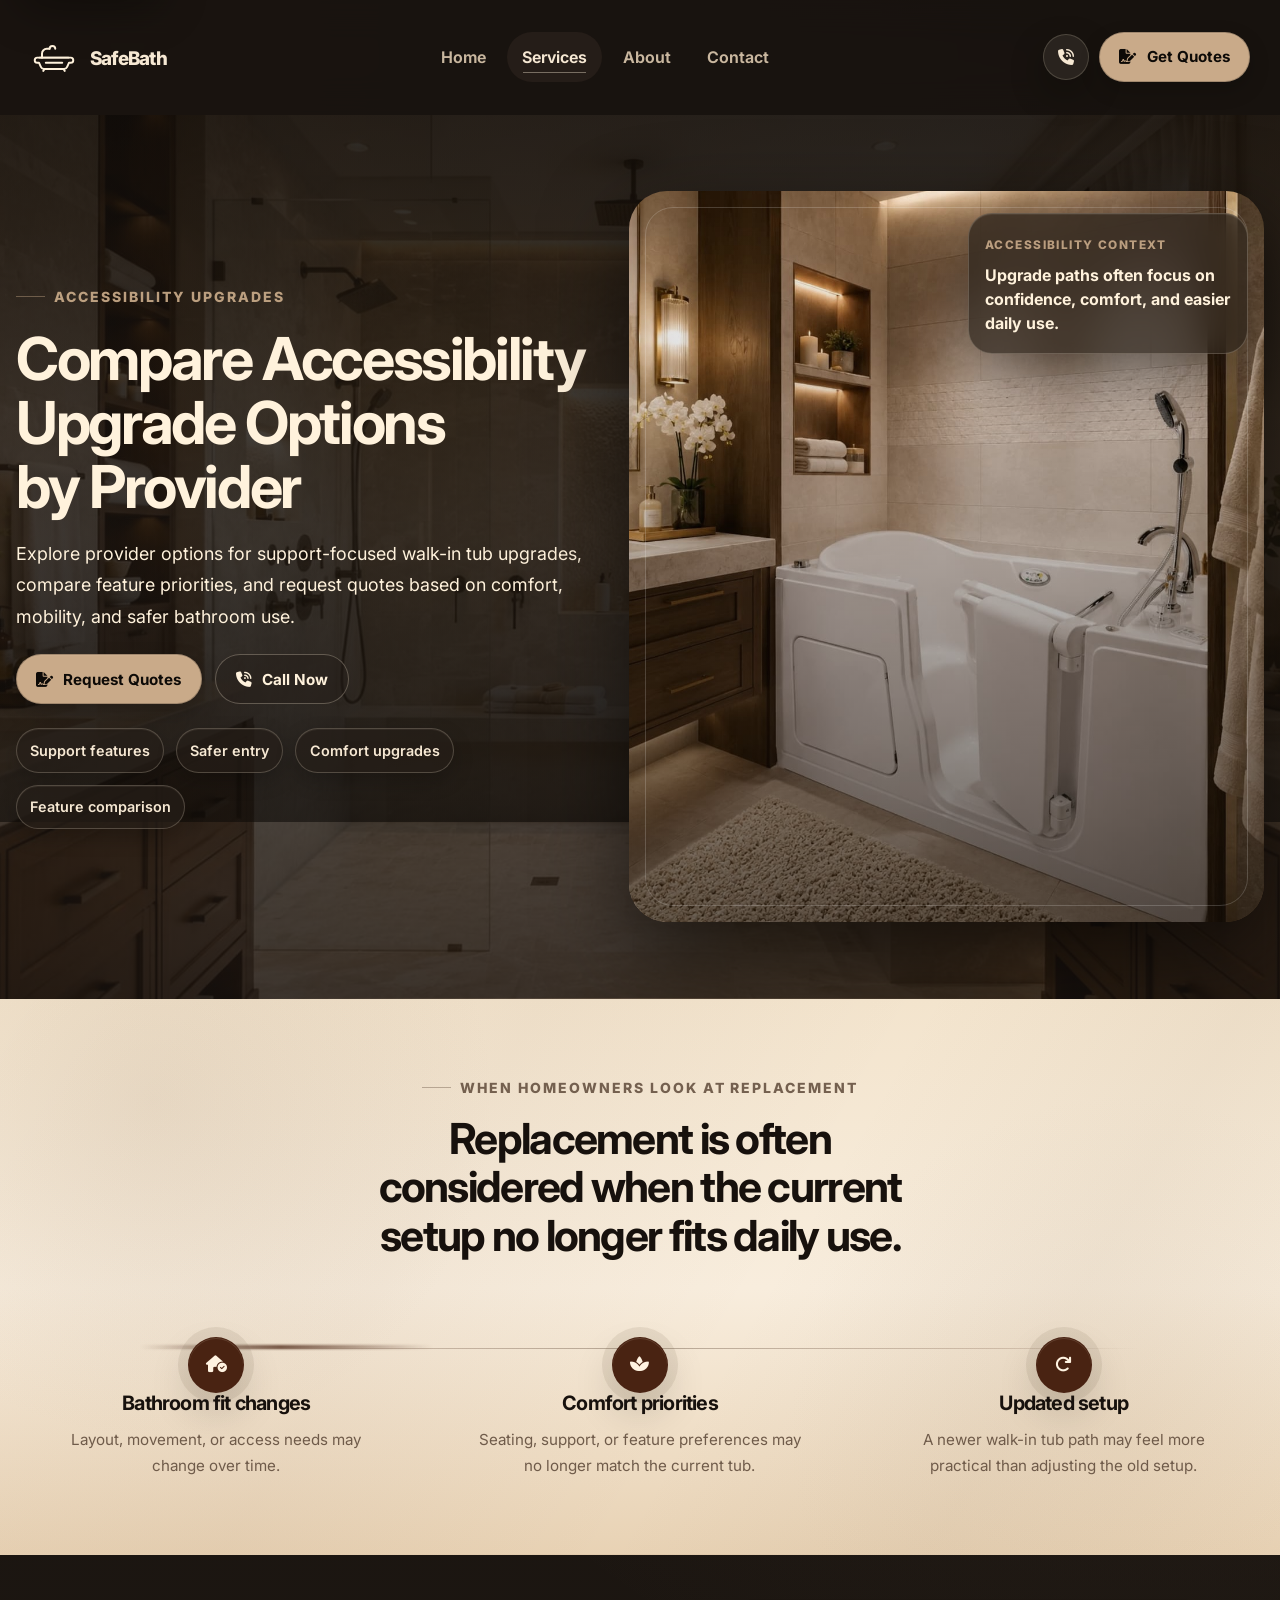
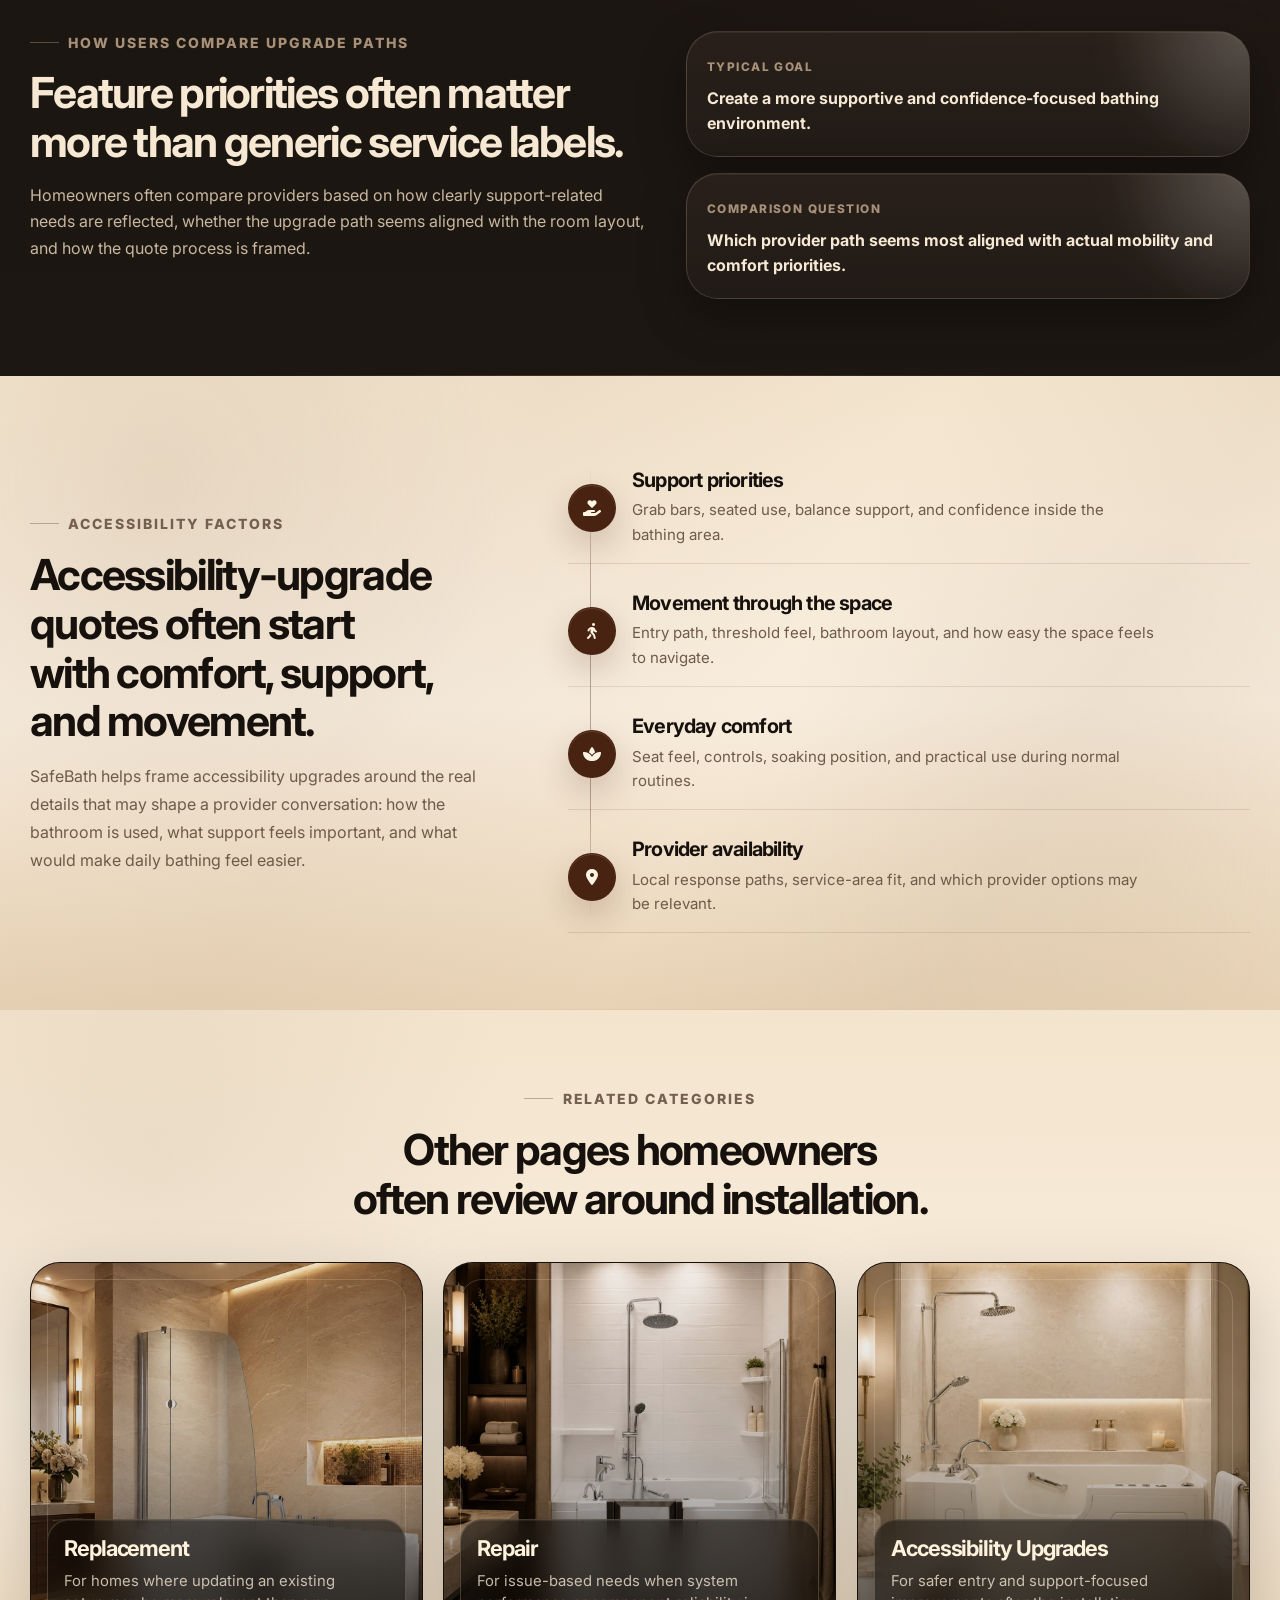
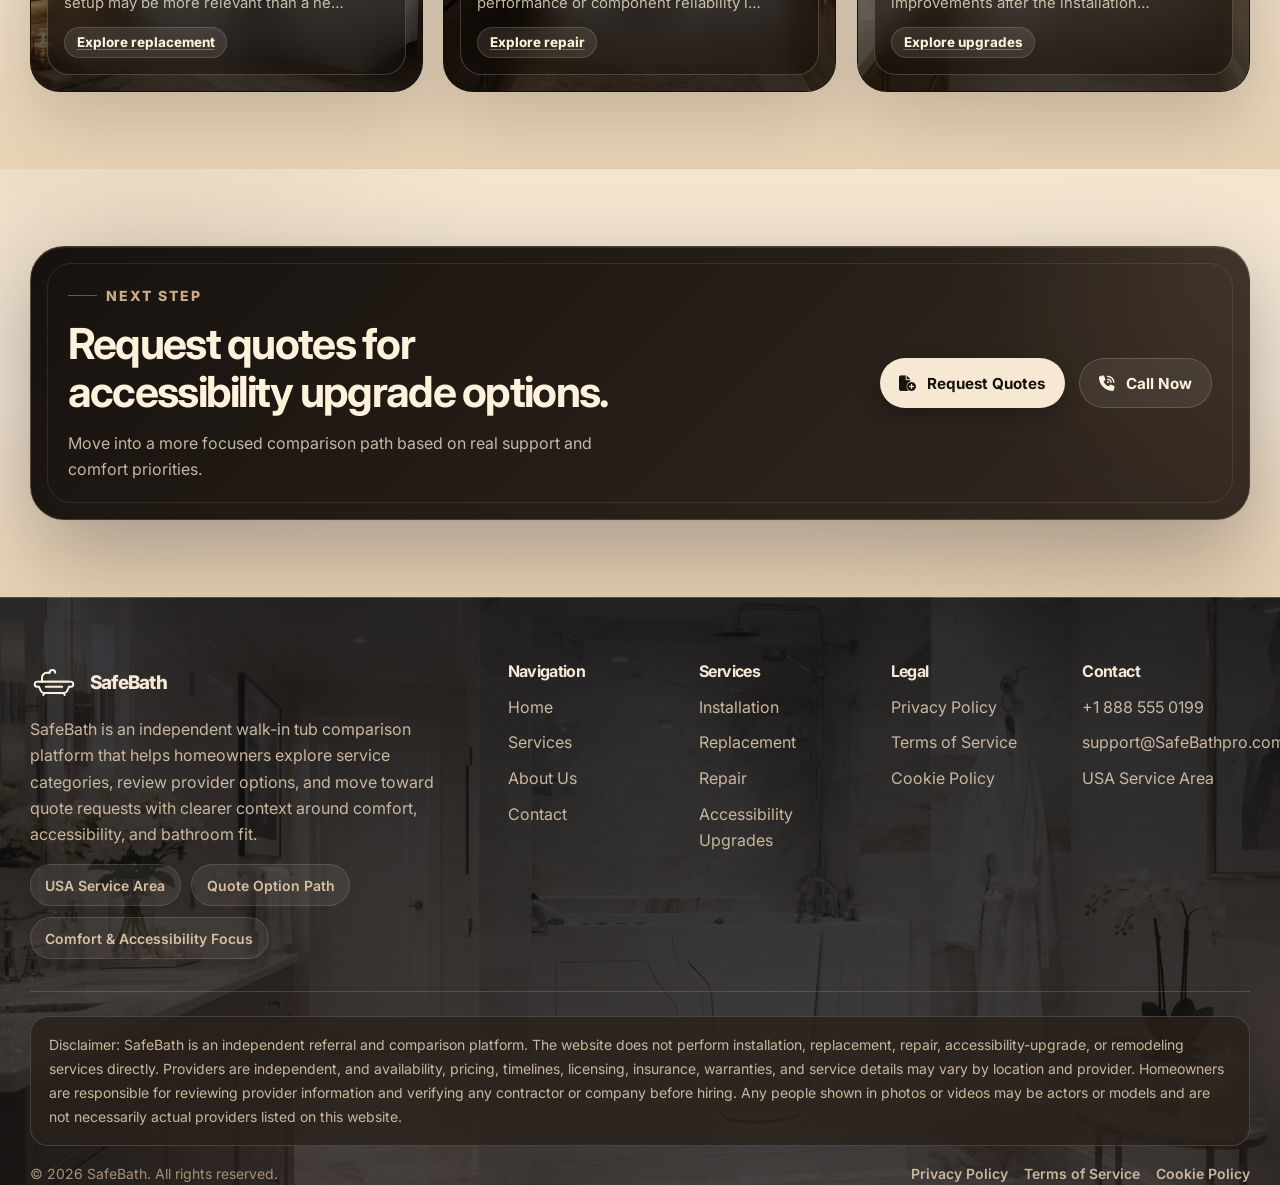
<file: walk-in-tub-accessibility-upgrades.html>
<!DOCTYPE html>
<html lang="en">

<head>
    <meta charset="UTF-8" />
    <meta name="viewport" content="width=device-width, initial-scale=1.0" />
    <title>Accessibility Upgrades | SafeBath</title>
    <meta name="description"
        content="Compare walk-in tub accessibility upgrade providers, review support and safety priorities, and request quotes based on mobility goals, comfort, and bathroom fit." />
    <link rel="icon" type="image/svg+xml" href="./assets/images/global/favicon-safebath.svg?v=1" />
    <link rel="shortcut icon" href="./assets/images/global/favicon-safebath.svg?v=1" />

    <link rel="preconnect" href="https://fonts.googleapis.com" />
    <link rel="preconnect" href="https://fonts.gstatic.com" crossorigin />
    <link href="https://fonts.googleapis.com/css2?family=Inter:wght@400;500;600;700;800&display=swap"
        rel="stylesheet" />
    <link rel="stylesheet" href="https://cdnjs.cloudflare.com/ajax/libs/font-awesome/6.5.2/css/all.min.css" />

    <link rel="stylesheet" href="css/style.css" />

</head>

<body data-page="service-page" data-service-bg="catalog-3">
    <a class="skip-link" href="#main-content">Skip to content</a>

    <header class="site-header" id="site-header">
        <div class="container">
            <div class="site-header__inner">
                <a class="site-logo" href="index.html" aria-label="SafeBath home">
                    <span class="site-logo__mark site-logo__mark--plain" aria-hidden="true">
                        <svg class="safebath-logo-svg" viewBox="0 0 76 48" focusable="false" aria-hidden="true">
                            <path d="M15 25H61" />
                            <path d="M19 25V18.5C19 14.4 22.4 11 26.5 11H31" />
                            <path d="M31 11C31 8.5 33 6.5 35.5 6.5C38 6.5 40 8.5 40 11" />
                            <path
                                d="M11.5 25H64.5C66.7 25 68.5 26.8 68.5 29C68.5 31.2 66.7 33 64.5 33H61.8L58.8 39.6C57.9 41.6 55.9 43 53.7 43H22.3C20.1 43 18.1 41.6 17.2 39.6L14.2 33H11.5C9.3 33 7.5 31.2 7.5 29C7.5 26.8 9.3 25 11.5 25Z" />
                            <path d="M25 33H51" />
                            <path d="M23 43L21 46" />
                            <path d="M53 43L55 46" />
                        </svg>
                    </span>

                    <span class="site-logo__text">
                        <span class="site-logo__title">SafeBath</span>
                    </span>
                </a>
                <nav class="site-nav" aria-label="Primary navigation">
                    <ul class="site-nav__list">
                        <li><a href="index.html">Home</a></li>
                        <li><a href="services.html" aria-current="page">Services</a></li>
                        <li><a href="about.html">About</a></li>
                        <li><a href="contact.html">Contact</a></li>
                    </ul>
                </nav>
                <div class="site-header__actions">
                   
                    <a class="header-phone header-phone--mobile" href="tel:+18885550199"><i
                            class="fa-solid fa-phone-volume"></i></a>
                    <a class="button button--primary header-cta header-cta--desktop"
                        href="contact.html#contact-form-section"><i class="fa-solid fa-file-signature"></i><span>Get
                            Quotes</span></a>
                    <button class="nav-toggle" type="button" aria-label="Open menu" aria-expanded="false"
                        aria-controls="mobile-menu">
                        <i class="fa-solid fa-bars-staggered" aria-hidden="true"></i>
                    </button>
                </div>
            </div>
        </div>
    </header>

    <aside class="mobile-menu" id="mobile-menu" aria-hidden="true" aria-label="Mobile navigation">
        <div class="mobile-menu__backdrop"></div>

        <div class="mobile-menu__panel">
            <div class="mobile-menu__top">
                <a class="site-logo site-logo--menu" href="index.html" aria-label="SafeBath home">
                    <span class="site-logo__mark site-logo__mark--plain" aria-hidden="true">
                        <svg class="safebath-logo-svg" viewBox="0 0 76 48" focusable="false" aria-hidden="true">
                            <path d="M15 25H61" />
                            <path d="M19 25V18.5C19 14.4 22.4 11 26.5 11H31" />
                            <path d="M31 11C31 8.5 33 6.5 35.5 6.5C38 6.5 40 8.5 40 11" />
                            <path
                                d="M11.5 25H64.5C66.7 25 68.5 26.8 68.5 29C68.5 31.2 66.7 33 64.5 33H61.8L58.8 39.6C57.9 41.6 55.9 43 53.7 43H22.3C20.1 43 18.1 41.6 17.2 39.6L14.2 33H11.5C9.3 33 7.5 31.2 7.5 29C7.5 26.8 9.3 25 11.5 25Z" />
                            <path d="M25 33H51" />
                            <path d="M23 43L21 46" />
                            <path d="M53 43L55 46" />
                        </svg>
                    </span>

                    <span class="site-logo__text">
                        <span class="site-logo__title">SafeBath</span>
                    </span>
                </a>
                <button class="mobile-menu__close" type="button" aria-label="Close menu">
                    <i class="fa-solid fa-xmark" aria-hidden="true"></i>
                </button>
            </div>

            <div class="mobile-menu__scroll">
                <nav class="mobile-menu__nav" aria-label="Mobile primary navigation">
                    <span class="mobile-menu__section-title">Navigation</span>

                    <ul class="mobile-menu__nav-list">
                        <li>
                            <a href="index.html">
                                <span class="mobile-menu__nav-icon"><i class="fa-solid fa-house"></i></span>
                                <span class="mobile-menu__nav-text">
                                    <strong>Home</strong>
                                    <small>Main overview</small>
                                </span>
                            </a>
                        </li>

                        <li>
                            <a href="services.html">
                                <span class="mobile-menu__nav-icon"><i class="fa-solid fa-bath"></i></span>
                                <span class="mobile-menu__nav-text">
                                    <strong>Services</strong>
                                    <small>All categories</small>
                                </span>
                            </a>
                        </li>

                        <li>
                            <a href="about.html">
                                <span class="mobile-menu__nav-icon"><i class="fa-solid fa-circle-info"></i></span>
                                <span class="mobile-menu__nav-text">
                                    <strong>About Us</strong>
                                    <small>Platform story</small>
                                </span>
                            </a>
                        </li>

                        <li>
                            <a href="contact.html">
                                <span class="mobile-menu__nav-icon"><i
                                        class="fa-solid fa-envelope-open-text"></i></span>
                                <span class="mobile-menu__nav-text">
                                    <strong>Contact</strong>
                                    <small>Quotes and support</small>
                                </span>
                            </a>
                        </li>
                    </ul>
                </nav>

                <section class="mobile-menu__group mobile-menu__group--featured" aria-label="Most popular services">
                    <div class="mobile-menu__group-head">
                        <span class="mobile-menu__section-title">Most Popular</span>
                        <span class="mobile-menu__section-note">Quick access</span>
                    </div>

                    <div class="mobile-menu__featured-grid">
                        <a class="mobile-menu__featured-card" href="walk-in-tub-installation.html">
                            <span class="mobile-menu__featured-icon"><i class="fa-solid fa-bath"></i></span>
                            <strong>Installation</strong>
                            <span>New setup comparison path</span>
                        </a>

                        <a class="mobile-menu__featured-card" href="walk-in-tub-accessibility-upgrades.html">
                            <span class="mobile-menu__featured-icon"><i class="fa-solid fa-shield-heart"></i></span>
                            <strong>Accessibility Upgrades</strong>
                            <span>Support and comfort options</span>
                        </a>
                    </div>
                </section>

                <section class="mobile-menu__group" aria-label="All services">
                    <div class="mobile-menu__group-head">
                        <span class="mobile-menu__section-title">All Services</span>
                        <span class="mobile-menu__section-note">Browse categories</span>
                    </div>

                    <div class="mobile-menu__service-list">
                        <a href="walk-in-tub-installation.html">
                            <i class="fa-solid fa-bath"></i>
                            <span>Installation</span>
                        </a>
                        <a href="walk-in-tub-replacement.html">
                            <i class="fa-solid fa-arrow-rotate-right"></i>
                            <span>Replacement</span>
                        </a>
                        <a href="walk-in-tub-repair.html">
                            <i class="fa-solid fa-screwdriver-wrench"></i>
                            <span>Repair</span>
                        </a>
                        <a href="walk-in-tub-accessibility-upgrades.html">
                            <i class="fa-solid fa-shield-heart"></i>
                            <span>Accessibility Upgrades</span>
                        </a>
                    </div>
                </section>

                <section class="mobile-menu__group" aria-label="Contact details">
                    <div class="mobile-menu__group-head">
                        <span class="mobile-menu__section-title">Contact</span>
                        <span class="mobile-menu__section-note">Fast access</span>
                    </div>

                    <div class="mobile-menu__contact-stack">
                        <a class="mobile-menu__contact-card" href="tel:+18885550199">
                            <span class="mobile-menu__contact-icon"><i class="fa-solid fa-phone-volume"></i></span>
                            <span class="mobile-menu__contact-text">
                                <strong>+1 888 555 0199</strong>
                                <small>Tap to call now</small>
                            </span>
                        </a>

                        <a class="mobile-menu__contact-card" href="mailto:support@safebathpro.com">
                            <span class="mobile-menu__contact-icon"><i class="fa-solid fa-envelope"></i></span>
                            <span class="mobile-menu__contact-text">
                                <strong>support@safebathpro.com</strong>
                                <small>Email contact</small>
                            </span>
                        </a>

                        <div class="mobile-menu__contact-card mobile-menu__contact-card--static">
                            <span class="mobile-menu__contact-icon"><i class="fa-solid fa-location-dot"></i></span>
                            <span class="mobile-menu__contact-text">
                                <strong>Service Area: USA</strong>
                                <small>Walk-in Tub Comparison Platform</small>
                            </span>
                        </div>
                    </div>
                </section>

                <section class="mobile-menu__group" aria-label="Legal links">
                    <div class="mobile-menu__group-head">
                        <span class="mobile-menu__section-title">Legal</span>
                        <span class="mobile-menu__section-note">Policies</span>
                    </div>

                    <div class="mobile-menu__legal-links">
                        <a href="privacy-policy.html">Privacy Policy</a>
                        <a href="terms-of-service.html">Terms of Service</a>
                        <a href="cookie-policy.html">Cookie Policy</a>
                    </div>
                </section>
            </div>

            <div class="mobile-menu__bottom">
                <a class="button button--primary button--block" href="tel:+18885550199">
                    <i class="fa-solid fa-phone-volume" aria-hidden="true"></i>
                    <span>Call Now</span>
                </a>

                <a class="button button--ghost-dark button--block" href="contact.html">
                    <i class="fa-solid fa-file-signature" aria-hidden="true"></i>
                    <span>Request Quotes</span>
                </a>
            </div>
        </div>
    </aside>

    <main id="main-content">
        <section class="service-hero section">
            <div class="container-wide">
                <div class="service-hero__layout">
                    <div class="service-hero__content" data-reveal="fade-up">
                        <span class="section-kicker">Accessibility Upgrades</span>
                        <h1>Compare Accessibility Upgrade Options by Provider</h1>
                        <p class="service-hero__lead">
                            Explore provider options for support-focused walk-in tub upgrades, compare feature
                            priorities,
                            and request quotes based on comfort, mobility, and safer bathroom use.
                        </p>
                        <div class="service-hero__actions">
                            <a class="button button--primary" href="contact.html"><i
                                    class="fa-solid fa-file-signature"></i><span>Request Quotes</span></a>
                            <a class="button button--ghost" href="tel:+18885550199"><i
                                    class="fa-solid fa-phone-volume"></i><span>Call Now</span></a>
                        </div>
                        <ul class="service-hero__chips">
                            <li>Support features</li>
                            <li>Safer entry</li>
                            <li>Comfort upgrades</li>
                            <li>Feature comparison</li>
                        </ul>
                    </div>

                    <div class="service-hero__visual" data-reveal="fade-left">
                        <div class="service-hero__panel">
                            <img src="assets/images/services/services-hero-said.jpg"
                                alt="Accessibility upgrades visual" />
                        </div>
                        <div class="service-hero__card service-hero__card--top">
                            <span>Accessibility context</span>
                            <strong>Upgrade paths often focus on confidence, comfort, and easier daily use.</strong>
                        </div>
                    </div>
                </div>
            </div>
        </section>

    <section class="service-section replacement-flow-section section">
        <div class="container">
            <div class="replacement-flow">
                <div class="replacement-flow__head">
                    <span class="section-kicker">When homeowners look at replacement</span>
                    <h2>Replacement is often considered when the current setup no longer fits daily use.</h2>
                </div>
    
                <div class="replacement-flow__track" aria-label="Walk-in tub replacement reasons">
                    <div class="replacement-flow__line" aria-hidden="true"></div>
    
                    <article class="replacement-flow__item">
                        <span class="replacement-flow__icon">
                            <i class="fa-solid fa-house-circle-check" aria-hidden="true"></i>
                        </span>
                        <h3>Bathroom fit changes</h3>
                        <p>Layout, movement, or access needs may change over time.</p>
                    </article>
    
                    <article class="replacement-flow__item">
                        <span class="replacement-flow__icon">
                            <i class="fa-solid fa-spa" aria-hidden="true"></i>
                        </span>
                        <h3>Comfort priorities</h3>
                        <p>Seating, support, or feature preferences may no longer match the current tub.</p>
                    </article>
    
                    <article class="replacement-flow__item">
                        <span class="replacement-flow__icon">
                            <i class="fa-solid fa-arrow-rotate-right" aria-hidden="true"></i>
                        </span>
                        <h3>Updated setup</h3>
                        <p>A newer walk-in tub path may feel more practical than adjusting the old setup.</p>
                    </article>
                </div>
            </div>
        </div>
    </section>

        <section class="service-section section">
            <div class="container">
                <div class="service-split">
                    <div class="service-split__content" data-reveal="fade-right">
                        <span class="section-kicker">How users compare upgrade paths</span>
                        <h2>Feature priorities often matter more than generic service labels.</h2>
                        <p>
                            Homeowners often compare providers based on how clearly support-related needs are reflected,
                            whether the upgrade path seems aligned with the room layout, and how the quote process is
                            framed.
                        </p>
                    </div>
                    <aside class="service-split__cards" data-reveal="fade-left">
                        <article class="service-mini-card">
                            <span class="service-mini-card__label">Typical goal</span>
                            <strong>Create a more supportive and confidence-focused bathing environment.</strong>
                        </article>
                        <article class="service-mini-card">
                            <span class="service-mini-card__label">Comparison question</span>
                            <strong>Which provider path seems most aligned with actual mobility and comfort
                                priorities.</strong>
                        </article>
                    </aside>
                </div>
            </div>
        </section>

    <section class="service-section accessibility-focus-section section">
        <div class="container">
            <div class="accessibility-focus">
                <div class="accessibility-focus__intro">
                    <span class="section-kicker">Accessibility factors</span>
    
                    <h2>Accessibility-upgrade quotes often start with comfort, support, and movement.</h2>
    
                    <p>
                        SafeBath helps frame accessibility upgrades around the real details that may shape a provider
                        conversation: how the bathroom is used, what support feels important, and what would make daily
                        bathing feel easier.
                    </p>
                </div>
    
                <div class="accessibility-focus__flow" aria-label="Accessibility upgrade quote factors">
                    <article class="accessibility-focus__row">
                        <span class="accessibility-focus__icon">
                            <i class="fa-solid fa-hand-holding-heart" aria-hidden="true"></i>
                        </span>
                        <div>
                            <h3>Support priorities</h3>
                            <p>Grab bars, seated use, balance support, and confidence inside the bathing area.</p>
                        </div>
                    </article>
    
                    <article class="accessibility-focus__row">
                        <span class="accessibility-focus__icon">
                            <i class="fa-solid fa-person-walking" aria-hidden="true"></i>
                        </span>
                        <div>
                            <h3>Movement through the space</h3>
                            <p>Entry path, threshold feel, bathroom layout, and how easy the space feels to navigate.</p>
                        </div>
                    </article>
    
                    <article class="accessibility-focus__row">
                        <span class="accessibility-focus__icon">
                            <i class="fa-solid fa-spa" aria-hidden="true"></i>
                        </span>
                        <div>
                            <h3>Everyday comfort</h3>
                            <p>Seat feel, controls, soaking position, and practical use during normal routines.</p>
                        </div>
                    </article>
    
                    <article class="accessibility-focus__row">
                        <span class="accessibility-focus__icon">
                            <i class="fa-solid fa-location-dot" aria-hidden="true"></i>
                        </span>
                        <div>
                            <h3>Provider availability</h3>
                            <p>Local response paths, service-area fit, and which provider options may be relevant.</p>
                        </div>
                    </article>
                </div>
            </div>
        </div>
    </section>

        <section class="service-section service-related-clean section">
            <div class="container">
                <div class="section-heading" data-reveal="fade-up">
                    <span class="section-kicker">Related categories</span>
                    <h2>Other pages homeowners often review around installation.</h2>
                </div>
        
                <div class="related-grid">
                    <article class="related-card" data-reveal="fade-up">
                        <img src="assets/images/services/servicer-card-2.jpg" alt="Replacement category" class="card-media" />
                        <div class="related-card__content">
                            <h3>Replacement</h3>
                            <p>For homes where updating an existing setup may be more relevant than a new install path.
                            </p>
                            <a href="walk-in-tub-replacement.html">Explore replacement</a>
                        </div>
                    </article>
        
                    <article class="related-card" data-reveal="fade-up" data-delay="80">
                        <img src="assets/images/services/servicer-card-3.jpg" alt="Repair category" class="card-media" />
                        <div class="related-card__content">
                            <h3>Repair</h3>
                            <p>For issue-based needs when system performance or component reliability is the main
                                concern.</p>
                            <a href="walk-in-tub-repair.html">Explore repair</a>
                        </div>
                    </article>
        
                    <article class="related-card" data-reveal="fade-up" data-delay="160">
                        <img src="assets/images/services/servicer-card-4.jpg" alt="Accessibility upgrades category"
                            class="card-media" />
                        <div class="related-card__content">
                            <h3>Accessibility Upgrades</h3>
                            <p>For safer entry and support-focused improvements after the installation direction is clear.
                            </p>
                            <a href="walk-in-tub-accessibility-upgrades.html">Explore upgrades</a>
                        </div>
                    </article>
                </div>
            </div>
        </section>

        <section class="service-cta section">
            <div class="container">
                <div class="service-cta__panel" data-reveal="fade-up">
                    <div class="service-cta__content">
                        <span class="section-kicker">Next step</span>
                        <h2>Request quotes for accessibility upgrade options.</h2>
                        <p>Move into a more focused comparison path based on real support and comfort priorities.</p>
                    </div>
                    <div class="service-cta__actions">
                        <a class="button button--primary" href="contact.html"><i
                                class="fa-solid fa-file-circle-plus"></i><span>Request Quotes</span></a>
                        <a class="button button--ghost-dark" href="tel:+18885550199"><i
                                class="fa-solid fa-phone-volume"></i><span>Call Now</span></a>
                    </div>
                </div>
            </div>
        </section>
    </main>

    <footer class="site-footer">
        <div class="container">
            <div class="site-footer__top">
                <div class="site-footer__brand">
                    <a class="site-logo site-logo--footer" href="index.html" aria-label="SafeBath home">
                        <span class="site-logo__mark site-logo__mark--plain" aria-hidden="true">
                            <svg class="safebath-logo-svg" viewBox="0 0 76 48" focusable="false" aria-hidden="true">
                                <path d="M15 25H61" />
                                <path d="M19 25V18.5C19 14.4 22.4 11 26.5 11H31" />
                                <path d="M31 11C31 8.5 33 6.5 35.5 6.5C38 6.5 40 8.5 40 11" />
                                <path
                                    d="M11.5 25H64.5C66.7 25 68.5 26.8 68.5 29C68.5 31.2 66.7 33 64.5 33H61.8L58.8 39.6C57.9 41.6 55.9 43 53.7 43H22.3C20.1 43 18.1 41.6 17.2 39.6L14.2 33H11.5C9.3 33 7.5 31.2 7.5 29C7.5 26.8 9.3 25 11.5 25Z" />
                                <path d="M25 33H51" />
                                <path d="M23 43L21 46" />
                                <path d="M53 43L55 46" />
                            </svg>
                        </span>

                        <span class="site-logo__text">
                            <span class="site-logo__title">SafeBath</span>
                        </span>
                    </a>

                    <p>
                        SafeBath is an Walk-in Tub Comparison Platform that helps homeowners compare service categories,
                        review local provider options, and request quotes with clearer project context.
                    </p>

                    <div class="footer-badges" aria-label="Platform context">
                        <span>USA Service Area</span>
                        <span>Quote Option Path</span>
                        <span>Comfort & Accessibility Focus</span>
                    </div>
                </div>

                <div class="site-footer__navs">
                    <div class="footer-nav">
                        <h2>Navigation</h2>
                        <ul>
                            <li><a href="index.html">Home</a></li>
                            <li><a href="services.html">Services</a></li>
                            <li><a href="about.html">About Us</a></li>
                            <li><a href="contact.html">Contact</a></li>
                        </ul>
                    </div>

                    <div class="footer-nav">
                        <h2>Services</h2>
                        <ul>
                            <li><a href="walk-in-tub-installation.html">Installation</a></li>
                            <li><a href="walk-in-tub-replacement.html">Replacement</a></li>
                            <li><a href="walk-in-tub-repair.html">Repair</a></li>
                            <li><a href="walk-in-tub-accessibility-upgrades.html">Accessibility Upgrades</a></li>
                        </ul>
                    </div>

                    <div class="footer-nav">
                        <h2>Legal</h2>
                        <ul>
                            <li><a href="privacy-policy.html">Privacy Policy</a></li>
                            <li><a href="terms-of-service.html">Terms of Service</a></li>
                            <li><a href="cookie-policy.html">Cookie Policy</a></li>
                        </ul>
                    </div>

                    <div class="footer-nav">
                        <h2>Contact</h2>
                        <ul>
                            <li><a href="tel:+18885550199">+1 888 555 0199</a></li>
                            <li><a href="mailto:support@safebathpro.com">support@safebathpro.com</a></li>
                            <li><span>Service Area: USA</span></li>
                        </ul>
                    </div>
                </div>
            </div>

            <div class="site-footer__legal">
            <p class="site-footer__disclaimer">
                Disclaimer: SafeBath is an independent referral and comparison platform. The website does not perform installation,
                replacement, repair, accessibility-upgrade, or remodeling services directly. Providers are independent, and
                availability, pricing, timelines, licensing, insurance, warranties, and service details may vary by location and
                provider. Homeowners are responsible for reviewing provider information and verifying any contractor or company
                before hiring. Any people shown in photos or videos may be actors or models and are not necessarily actual providers
                listed on this website.
            </p>

                <div class="site-footer__bottom">
                    <p>&copy; 2026 SafeBath. All rights reserved.</p>
                    <div class="site-footer__legal-links">
                        <a href="privacy-policy.html">Privacy Policy</a>
                        <a href="terms-of-service.html">Terms of Service</a>
                        <a href="cookie-policy.html">Cookie Policy</a>
                    </div>
                </div>
            </div>
        </div>
    </footer>


    <script src="js/config.js"></script>
    <script type="module" src="js/main.js"></script>
    <script type="module" src="js/service-page.js"></script>
</body>

</html>
</file>
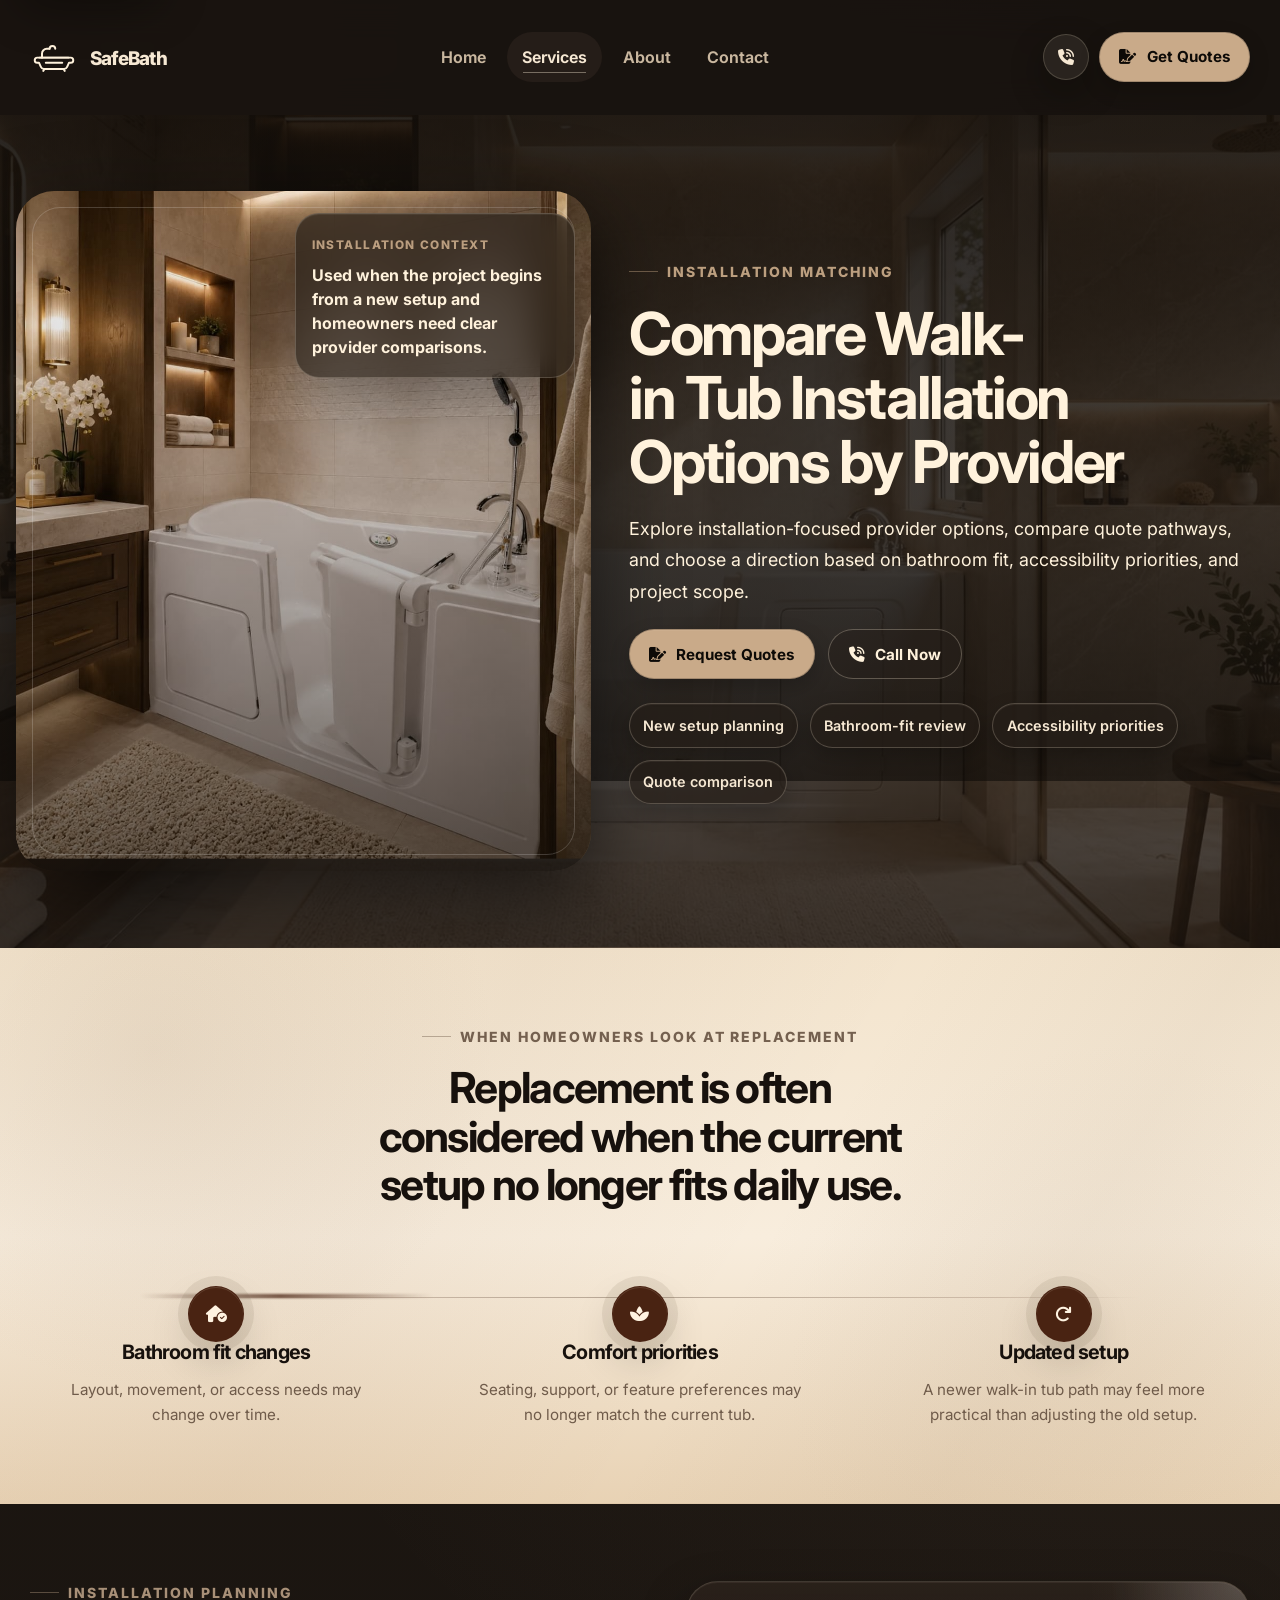
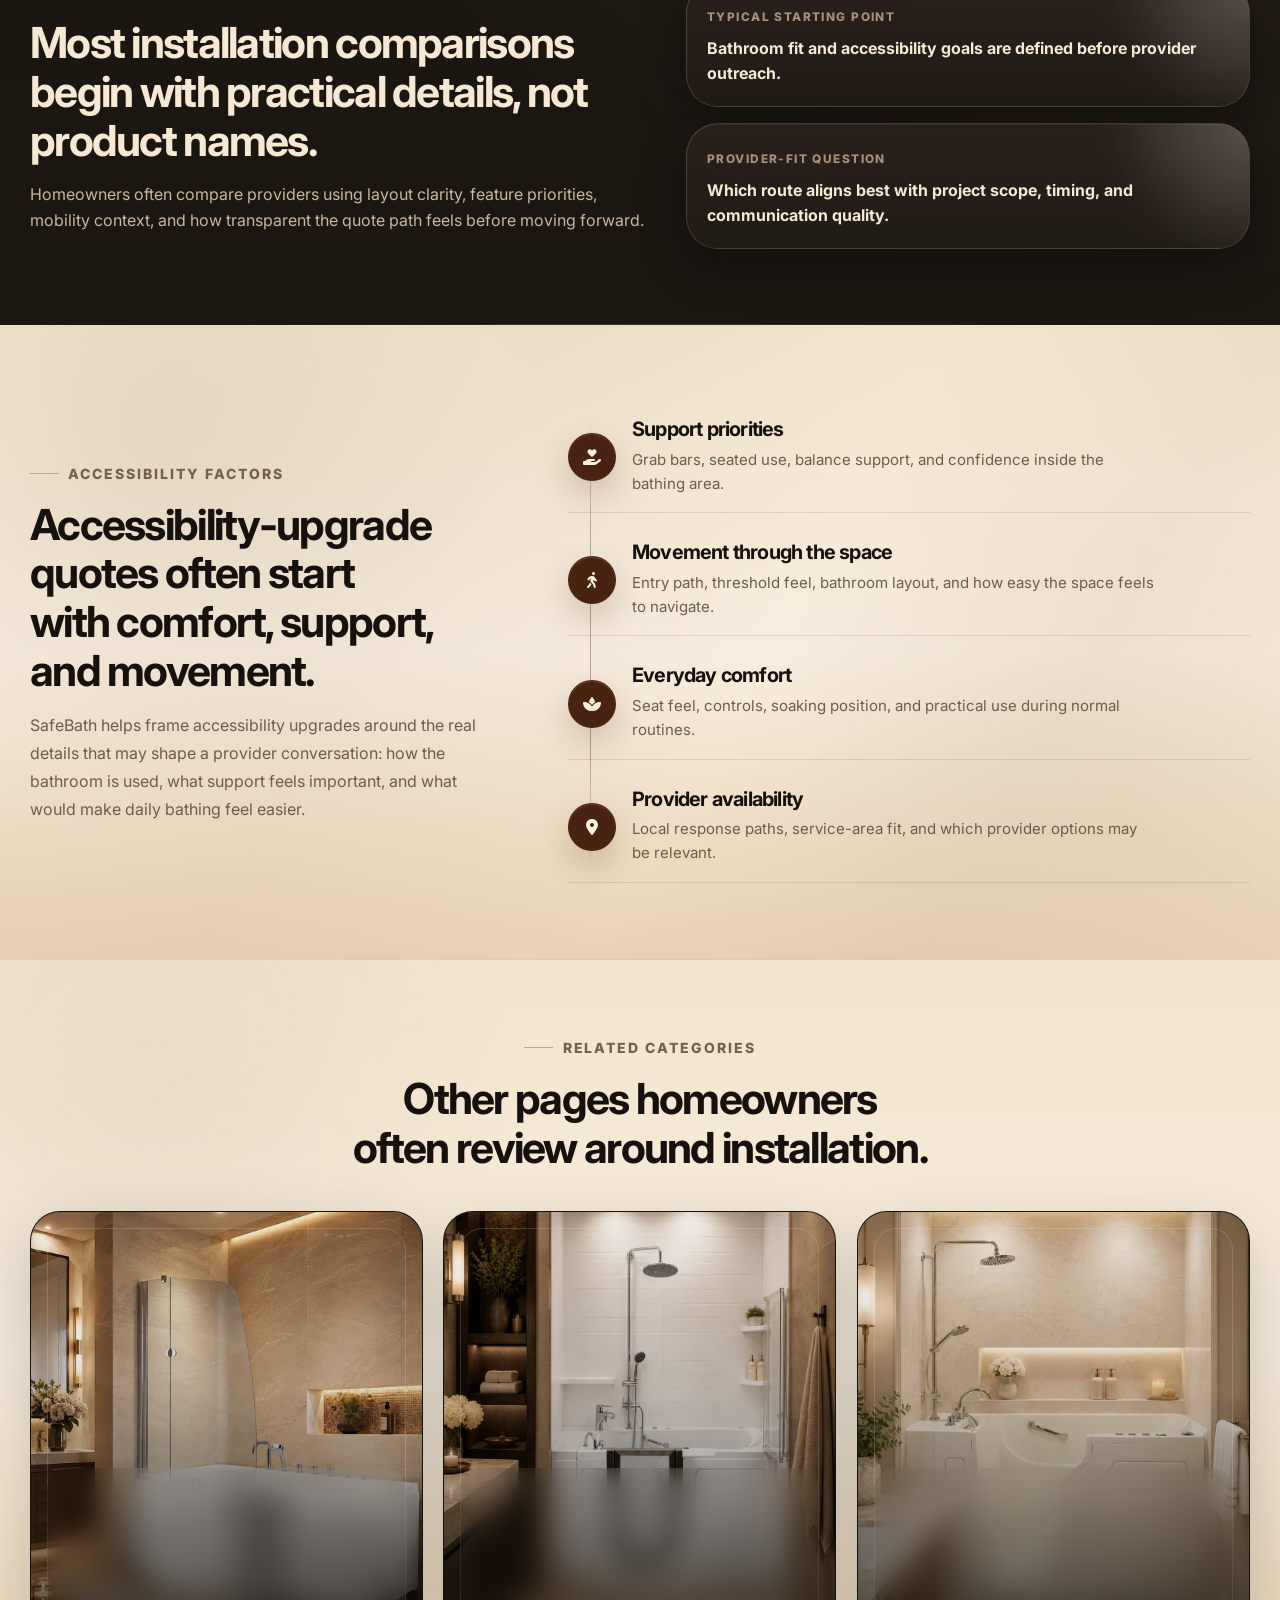
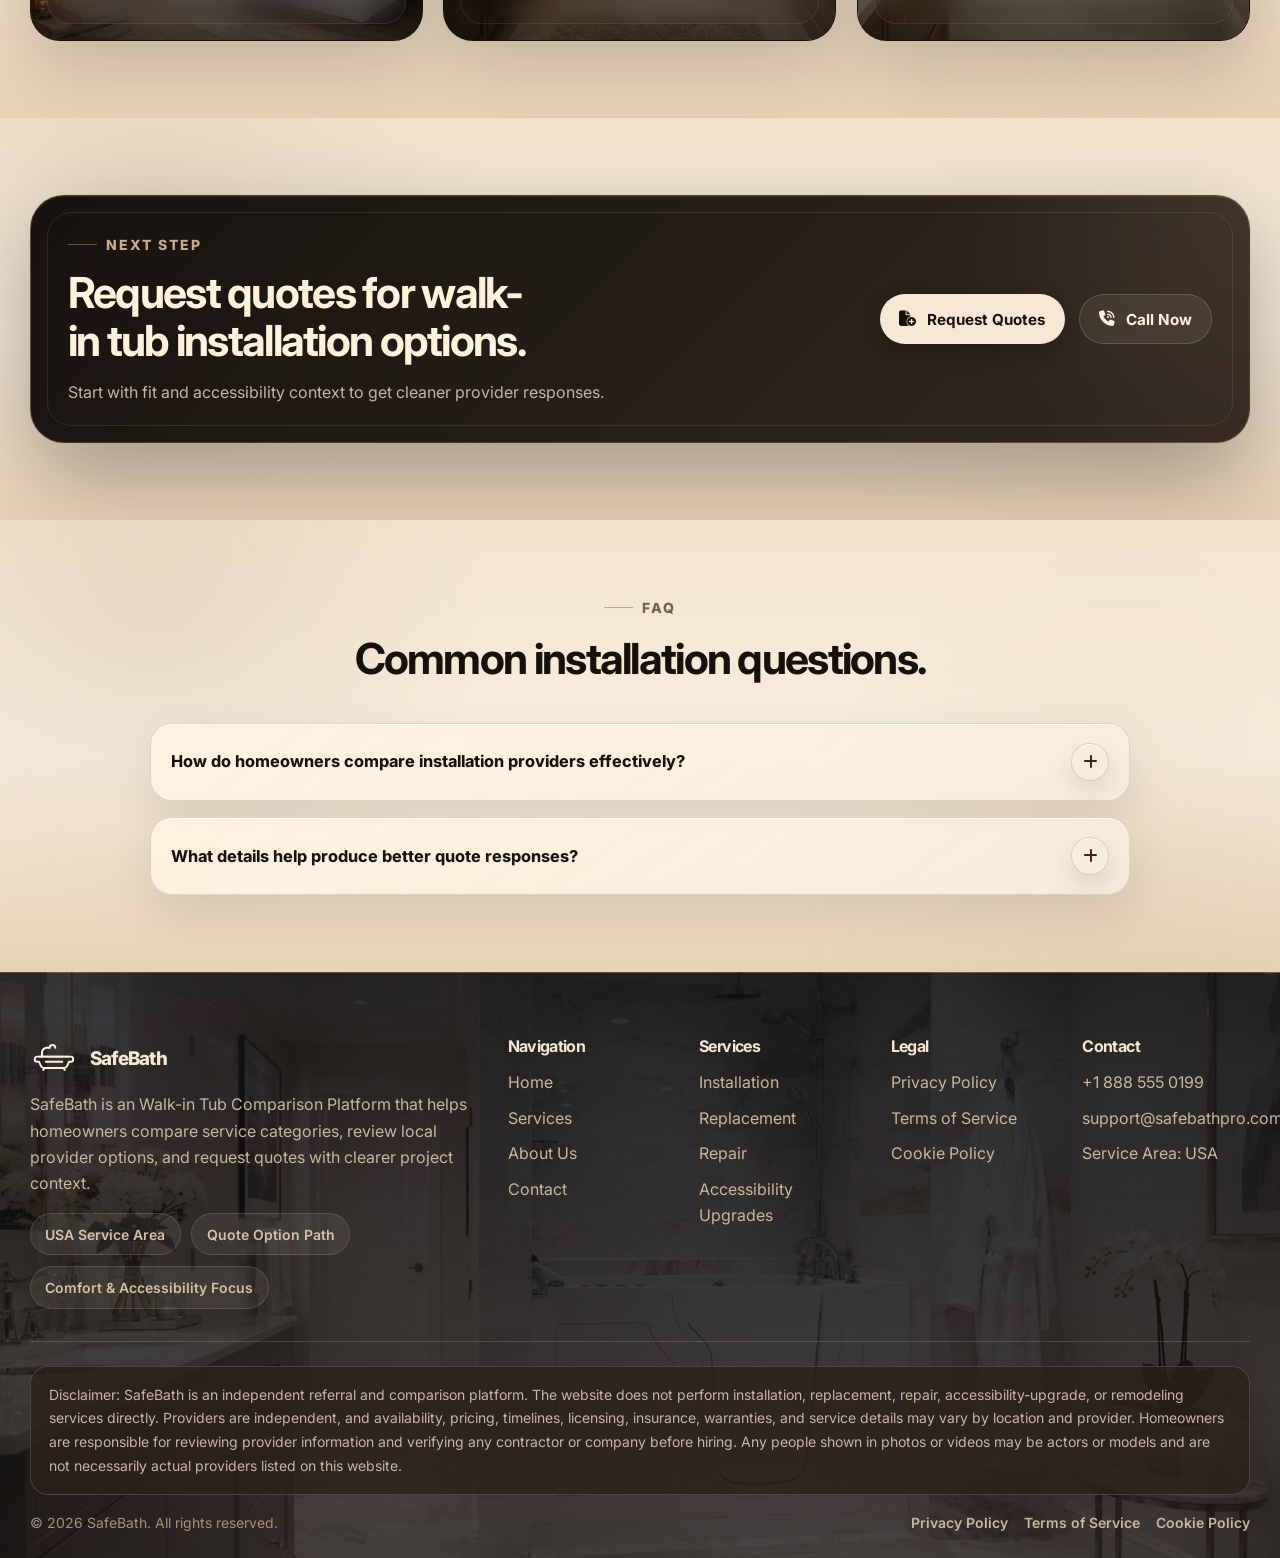
<file: walk-in-tub-installation.html>
<!DOCTYPE html>
<html lang="en">

<head>
    <meta charset="UTF-8" />
    <meta name="viewport" content="width=device-width, initial-scale=1.0" />

    <title>Walk-in Tub Installation | SafeBath</title>
    <link rel="icon" type="image/svg+xml" href="./assets/images/global/favicon-safebath.svg?v=1" />
    <link rel="shortcut icon" href="./assets/images/global/favicon-safebath.svg?v=1" />


    <link href="https://fonts.googleapis.com/css2?family=Inter:wght@400;500;600;700;800&display=swap"
        rel="stylesheet" />

    <link rel="stylesheet" href="https://cdnjs.cloudflare.com/ajax/libs/font-awesome/6.5.2/css/all.min.css" />

    <link rel="stylesheet" href="css/style.css" />

</head>

<body data-page="service-page" data-service-bg="catalog-1">

    <a class="skip-link" href="#main-content">Skip to content</a>

    <header class="site-header" id="site-header">
        <div class="container">
            <div class="site-header__inner">
                <a class="site-logo" href="index.html" aria-label="SafeBath home">
                    <span class="site-logo__mark site-logo__mark--plain" aria-hidden="true">
                        <svg class="safebath-logo-svg" viewBox="0 0 76 48" focusable="false" aria-hidden="true">
                            <path d="M15 25H61" />
                            <path d="M19 25V18.5C19 14.4 22.4 11 26.5 11H31" />
                            <path d="M31 11C31 8.5 33 6.5 35.5 6.5C38 6.5 40 8.5 40 11" />
                            <path
                                d="M11.5 25H64.5C66.7 25 68.5 26.8 68.5 29C68.5 31.2 66.7 33 64.5 33H61.8L58.8 39.6C57.9 41.6 55.9 43 53.7 43H22.3C20.1 43 18.1 41.6 17.2 39.6L14.2 33H11.5C9.3 33 7.5 31.2 7.5 29C7.5 26.8 9.3 25 11.5 25Z" />
                            <path d="M25 33H51" />
                            <path d="M23 43L21 46" />
                            <path d="M53 43L55 46" />
                        </svg>
                    </span>

                    <span class="site-logo__text">
                        <span class="site-logo__title">SafeBath</span>
                    </span>
                </a>

                <nav class="site-nav" aria-label="Primary navigation">
                    <ul class="site-nav__list">
                        <li><a href="index.html">Home</a></li>
                        <li><a href="services.html" aria-current="page">Services</a></li>
                        <li><a href="about.html">About</a></li>
                        <li><a href="contact.html">Contact</a></li>
                    </ul>
                </nav>

                <div class="site-header__actions">
        

                    <a class="header-phone header-phone--mobile" href="tel:+18885550199" aria-label="Call now">
                        <i class="fa-solid fa-phone-volume"></i>
                    </a>

                    <a class="button button--primary header-cta header-cta--desktop"
                        href="contact.html#contact-form-section"><i class="fa-solid fa-file-signature"
                            aria-hidden="true"></i><span>Get Quotes</span></a>

                    <button class="nav-toggle" type="button" aria-label="Open menu" aria-expanded="false"
                        aria-controls="mobile-menu">
                        <i class="fa-solid fa-bars-staggered" aria-hidden="true"></i>
                    </button>
                </div>
            </div>
        </div>
    </header>

    <aside class="mobile-menu" id="mobile-menu" aria-hidden="true" aria-label="Mobile navigation">
        <div class="mobile-menu__backdrop"></div>

        <div class="mobile-menu__panel">
            <div class="mobile-menu__top">
                <a class="site-logo site-logo--menu" href="index.html" aria-label="SafeBath home">
                    <span class="site-logo__mark site-logo__mark--plain" aria-hidden="true">
                        <svg class="safebath-logo-svg" viewBox="0 0 76 48" focusable="false" aria-hidden="true">
                            <path d="M15 25H61" />
                            <path d="M19 25V18.5C19 14.4 22.4 11 26.5 11H31" />
                            <path d="M31 11C31 8.5 33 6.5 35.5 6.5C38 6.5 40 8.5 40 11" />
                            <path
                                d="M11.5 25H64.5C66.7 25 68.5 26.8 68.5 29C68.5 31.2 66.7 33 64.5 33H61.8L58.8 39.6C57.9 41.6 55.9 43 53.7 43H22.3C20.1 43 18.1 41.6 17.2 39.6L14.2 33H11.5C9.3 33 7.5 31.2 7.5 29C7.5 26.8 9.3 25 11.5 25Z" />
                            <path d="M25 33H51" />
                            <path d="M23 43L21 46" />
                            <path d="M53 43L55 46" />
                        </svg>
                    </span>

                    <span class="site-logo__text">
                        <span class="site-logo__title">SafeBath</span>
                    </span>
                </a>
                <button class="mobile-menu__close" type="button" aria-label="Close menu">
                    <i class="fa-solid fa-xmark" aria-hidden="true"></i>
                </button>
            </div>

            <div class="mobile-menu__scroll">
                <nav class="mobile-menu__nav" aria-label="Mobile primary navigation">
                    <span class="mobile-menu__section-title">Navigation</span>

                    <ul class="mobile-menu__nav-list">
                        <li>
                            <a href="index.html">
                                <span class="mobile-menu__nav-icon"><i class="fa-solid fa-house"></i></span>
                                <span class="mobile-menu__nav-text">
                                    <strong>Home</strong>
                                    <small>Main overview</small>
                                </span>
                            </a>
                        </li>

                        <li>
                            <a href="services.html">
                                <span class="mobile-menu__nav-icon"><i class="fa-solid fa-bath"></i></span>
                                <span class="mobile-menu__nav-text">
                                    <strong>Services</strong>
                                    <small>All categories</small>
                                </span>
                            </a>
                        </li>

                        <li>
                            <a href="about.html">
                                <span class="mobile-menu__nav-icon"><i class="fa-solid fa-circle-info"></i></span>
                                <span class="mobile-menu__nav-text">
                                    <strong>About Us</strong>
                                    <small>Platform story</small>
                                </span>
                            </a>
                        </li>

                        <li>
                            <a href="contact.html">
                                <span class="mobile-menu__nav-icon"><i
                                        class="fa-solid fa-envelope-open-text"></i></span>
                                <span class="mobile-menu__nav-text">
                                    <strong>Contact</strong>
                                    <small>Quotes and support</small>
                                </span>
                            </a>
                        </li>
                    </ul>
                </nav>

                <section class="mobile-menu__group mobile-menu__group--featured" aria-label="Most popular services">
                    <div class="mobile-menu__group-head">
                        <span class="mobile-menu__section-title">Most Popular</span>
                        <span class="mobile-menu__section-note">Quick access</span>
                    </div>

                    <div class="mobile-menu__featured-grid">
                        <a class="mobile-menu__featured-card" href="walk-in-tub-installation.html">
                            <span class="mobile-menu__featured-icon"><i class="fa-solid fa-bath"></i></span>
                            <strong>Installation</strong>
                            <span>New setup comparison path</span>
                        </a>

                        <a class="mobile-menu__featured-card" href="walk-in-tub-accessibility-upgrades.html">
                            <span class="mobile-menu__featured-icon"><i class="fa-solid fa-shield-heart"></i></span>
                            <strong>Accessibility Upgrades</strong>
                            <span>Support and comfort options</span>
                        </a>
                    </div>
                </section>

                <section class="mobile-menu__group" aria-label="All services">
                    <div class="mobile-menu__group-head">
                        <span class="mobile-menu__section-title">All Services</span>
                        <span class="mobile-menu__section-note">Browse categories</span>
                    </div>

                    <div class="mobile-menu__service-list">
                        <a href="walk-in-tub-installation.html">
                            <i class="fa-solid fa-bath"></i>
                            <span>Installation</span>
                        </a>
                        <a href="walk-in-tub-replacement.html">
                            <i class="fa-solid fa-arrow-rotate-right"></i>
                            <span>Replacement</span>
                        </a>
                        <a href="walk-in-tub-repair.html">
                            <i class="fa-solid fa-screwdriver-wrench"></i>
                            <span>Repair</span>
                        </a>
                        <a href="walk-in-tub-accessibility-upgrades.html">
                            <i class="fa-solid fa-shield-heart"></i>
                            <span>Accessibility Upgrades</span>
                        </a>
                    </div>
                </section>

                <section class="mobile-menu__group" aria-label="Contact details">
                    <div class="mobile-menu__group-head">
                        <span class="mobile-menu__section-title">Contact</span>
                        <span class="mobile-menu__section-note">Fast access</span>
                    </div>

                    <div class="mobile-menu__contact-stack">
                        <a class="mobile-menu__contact-card" href="tel:+18885550199">
                            <span class="mobile-menu__contact-icon"><i class="fa-solid fa-phone-volume"></i></span>
                            <span class="mobile-menu__contact-text">
                                <strong>+1 888 555 0199</strong>
                                <small>Tap to call now</small>
                            </span>
                        </a>

                        <a class="mobile-menu__contact-card" href="mailto:support@safebathpro.com">
                            <span class="mobile-menu__contact-icon"><i class="fa-solid fa-envelope"></i></span>
                            <span class="mobile-menu__contact-text">
                                <strong>support@safebathpro.com</strong>
                                <small>Email contact</small>
                            </span>
                        </a>

                        <div class="mobile-menu__contact-card mobile-menu__contact-card--static">
                            <span class="mobile-menu__contact-icon"><i class="fa-solid fa-location-dot"></i></span>
                            <span class="mobile-menu__contact-text">
                                <strong>Service Area: USA</strong>
                                <small>Walk-in Tub Comparison Platform</small>
                            </span>
                        </div>
                    </div>
                </section>

                <section class="mobile-menu__group" aria-label="Legal links">
                    <div class="mobile-menu__group-head">
                        <span class="mobile-menu__section-title">Legal</span>
                        <span class="mobile-menu__section-note">Policies</span>
                    </div>

                    <div class="mobile-menu__legal-links">
                        <a href="privacy-policy.html">Privacy Policy</a>
                        <a href="terms-of-service.html">Terms of Service</a>
                        <a href="cookie-policy.html">Cookie Policy</a>
                    </div>
                </section>
            </div>

            <div class="mobile-menu__bottom">
                <a class="button button--primary button--block" href="tel:+18885550199">
                    <i class="fa-solid fa-phone-volume" aria-hidden="true"></i>
                    <span>Call Now</span>
                </a>

                <a class="button button--ghost-dark button--block" href="contact.html">
                    <i class="fa-solid fa-file-signature" aria-hidden="true"></i>
                    <span>Request Quotes</span>
                </a>
            </div>
        </div>
    </aside>

    <main id="main-content">
        <section class="service-hero section">
            <div class="container-wide">
                <div class="service-hero__layout">
                    <div class="service-hero__visual" data-reveal="fade-right">
                        <div class="service-hero__panel">
                            <img src="assets/images/services/services-hero-said.jpg"
                                alt="Walk-in tub installation visual" />
                        </div>
                        <div class="service-hero__card service-hero__card--top">
                            <span>Installation context</span>
                            <strong>Used when the project begins from a new setup and homeowners need clear provider
                                comparisons.</strong>
                        </div>
                    </div>

                    <div class="service-hero__content" data-reveal="fade-left">
                        <span class="section-kicker">Installation Matching</span>
                        <h1>Compare Walk-in Tub Installation Options by Provider</h1>
                        <p class="service-hero__lead">
                            Explore installation-focused provider options, compare quote pathways, and choose a
                            direction based on bathroom fit, accessibility priorities, and project scope.
                        </p>

                        <div class="service-hero__actions">
                            <a class="button button--primary" href="contact.html"><i
                                    class="fa-solid fa-file-signature"></i><span>Request Quotes</span></a>
                            <a class="button button--ghost" href="tel:+18885550199"><i
                                    class="fa-solid fa-phone-volume"></i><span>Call Now</span></a>
                        </div>

                        <ul class="service-hero__chips">
                            <li>New setup planning</li>
                            <li>Bathroom-fit review</li>
                            <li>Accessibility priorities</li>
                            <li>Quote comparison</li>
                        </ul>
                    </div>
                </div>
            </div>
        </section>

    <section class="service-section replacement-flow-section section">
        <div class="container">
            <div class="replacement-flow">
                <div class="replacement-flow__head">
                    <span class="section-kicker">When homeowners look at replacement</span>
                    <h2>Replacement is often considered when the current setup no longer fits daily use.</h2>
                </div>
    
                <div class="replacement-flow__track" aria-label="Walk-in tub replacement reasons">
                    <div class="replacement-flow__line" aria-hidden="true"></div>
    
                    <article class="replacement-flow__item">
                        <span class="replacement-flow__icon">
                            <i class="fa-solid fa-house-circle-check" aria-hidden="true"></i>
                        </span>
                        <h3>Bathroom fit changes</h3>
                        <p>Layout, movement, or access needs may change over time.</p>
                    </article>
    
                    <article class="replacement-flow__item">
                        <span class="replacement-flow__icon">
                            <i class="fa-solid fa-spa" aria-hidden="true"></i>
                        </span>
                        <h3>Comfort priorities</h3>
                        <p>Seating, support, or feature preferences may no longer match the current tub.</p>
                    </article>
    
                    <article class="replacement-flow__item">
                        <span class="replacement-flow__icon">
                            <i class="fa-solid fa-arrow-rotate-right" aria-hidden="true"></i>
                        </span>
                        <h3>Updated setup</h3>
                        <p>A newer walk-in tub path may feel more practical than adjusting the old setup.</p>
                    </article>
                </div>
            </div>
        </div>
    </section>

        <section class="service-section section">
            <div class="container">
                <div class="service-split">
                    <div class="service-split__content" data-reveal="fade-right">
                        <span class="section-kicker">Installation planning</span>
                        <h2>Most installation comparisons begin with practical details, not product names.</h2>
                        <p>
                            Homeowners often compare providers using layout clarity, feature priorities, mobility
                            context,
                            and how transparent the quote path feels before moving forward.
                        </p>
                    </div>
                    <aside class="service-split__cards" data-reveal="fade-left">
                        <article class="service-mini-card">
                            <span class="service-mini-card__label">Typical starting point</span>
                            <strong>Bathroom fit and accessibility goals are defined before provider outreach.</strong>
                        </article>
                        <article class="service-mini-card">
                            <span class="service-mini-card__label">Provider-fit question</span>
                            <strong>Which route aligns best with project scope, timing, and communication
                                quality.</strong>
                        </article>
                    </aside>
                </div>
            </div>
        </section>

    <section class="service-section accessibility-focus-section section">
        <div class="container">
            <div class="accessibility-focus">
                <div class="accessibility-focus__intro">
                    <span class="section-kicker">Accessibility factors</span>
    
                    <h2>Accessibility-upgrade quotes often start with comfort, support, and movement.</h2>
    
                    <p>
                        SafeBath helps frame accessibility upgrades around the real details that may shape a provider
                        conversation: how the bathroom is used, what support feels important, and what would make daily
                        bathing feel easier.
                    </p>
                </div>
    
                <div class="accessibility-focus__flow" aria-label="Accessibility upgrade quote factors">
                    <article class="accessibility-focus__row">
                        <span class="accessibility-focus__icon">
                            <i class="fa-solid fa-hand-holding-heart" aria-hidden="true"></i>
                        </span>
                        <div>
                            <h3>Support priorities</h3>
                            <p>Grab bars, seated use, balance support, and confidence inside the bathing area.</p>
                        </div>
                    </article>
    
                    <article class="accessibility-focus__row">
                        <span class="accessibility-focus__icon">
                            <i class="fa-solid fa-person-walking" aria-hidden="true"></i>
                        </span>
                        <div>
                            <h3>Movement through the space</h3>
                            <p>Entry path, threshold feel, bathroom layout, and how easy the space feels to navigate.</p>
                        </div>
                    </article>
    
                    <article class="accessibility-focus__row">
                        <span class="accessibility-focus__icon">
                            <i class="fa-solid fa-spa" aria-hidden="true"></i>
                        </span>
                        <div>
                            <h3>Everyday comfort</h3>
                            <p>Seat feel, controls, soaking position, and practical use during normal routines.</p>
                        </div>
                    </article>
    
                    <article class="accessibility-focus__row">
                        <span class="accessibility-focus__icon">
                            <i class="fa-solid fa-location-dot" aria-hidden="true"></i>
                        </span>
                        <div>
                            <h3>Provider availability</h3>
                            <p>Local response paths, service-area fit, and which provider options may be relevant.</p>
                        </div>
                    </article>
                </div>
            </div>
        </div>
    </section>

        <section class="service-section service-related-clean section">
            <div class="container">
                <div class="section-heading" data-reveal="fade-up">
                    <span class="section-kicker">Related categories</span>
                    <h2>Other pages homeowners often review around installation.</h2>
                </div>

                <div class="related-grid">
                    <article class="related-card" data-reveal="fade-up">
                        <img src="assets/images/services/servicer-card-2.jpg" alt="Replacement category"
                            class="card-media" />
                        <div class="related-card__content">
                            <h3>Replacement</h3>
                            <p>For homes where updating an existing setup may be more relevant than a new install path.
                            </p>
                            <a href="walk-in-tub-replacement.html">Explore replacement</a>
                        </div>
                    </article>

                    <article class="related-card" data-reveal="fade-up" data-delay="80">
                        <img src="assets/images/services/servicer-card-3.jpg" alt="Repair category"
                            class="card-media" />
                        <div class="related-card__content">
                            <h3>Repair</h3>
                            <p>For issue-based needs when system performance or component reliability is the main
                                concern.</p>
                            <a href="walk-in-tub-repair.html">Explore repair</a>
                        </div>
                    </article>

                    <article class="related-card" data-reveal="fade-up" data-delay="160">
                        <img src="assets/images/services/servicer-card-4.jpg" alt="Accessibility upgrades category"
                            class="card-media" />
                        <div class="related-card__content">
                            <h3>Accessibility Upgrades</h3>
                            <p>For safer entry and support-focused improvements after the installation direction is clear.
                            </p>
                            <a href="walk-in-tub-accessibility-upgrades.html">Explore upgrades</a>
                        </div>
                    </article>
                </div>
            </div>
        </section>

        <section class="service-cta section">
            <div class="container">
                <div class="service-cta__panel" data-reveal="fade-up">
                    <div class="service-cta__content">
                        <span class="section-kicker">Next step</span>
                        <h2>Request quotes for walk-in tub installation options.</h2>
                        <p>Start with fit and accessibility context to get cleaner provider responses.</p>
                    </div>
                    <div class="service-cta__actions">
                        <a class="button button--primary" href="contact.html"><i
                                class="fa-solid fa-file-circle-plus"></i><span>Request Quotes</span></a>
                        <a class="button button--ghost-dark" href="tel:+18885550199"><i
                                class="fa-solid fa-phone-volume"></i><span>Call Now</span></a>
                    </div>
                </div>
            </div>
        </section>

        <section class="faq-section section">
            <div class="container">
                <div class="section-heading" data-reveal="fade-up">
                    <span class="section-kicker">FAQ</span>
                    <h2>Common installation questions.</h2>
                </div>

                <div class="faq-list" data-faq-root>
                    <article class="faq-item" data-faq-item>
                        <button class="faq-question" type="button" aria-expanded="false">
                            <span>How do homeowners compare installation providers effectively?</span>
                            <i class="fa-solid fa-plus"></i>
                        </button>
                        <div class="faq-answer" hidden>
                            <p>Most compare by bathroom fit, service scope clarity, accessibility priorities, and
                                response quality.</p>
                        </div>
                    </article>

                    <article class="faq-item" data-faq-item>
                        <button class="faq-question" type="button" aria-expanded="false">
                            <span>What details help produce better quote responses?</span>
                            <i class="fa-solid fa-plus"></i>
                        </button>
                        <div class="faq-answer" hidden>
                            <p>Project direction, mobility goals, layout context, and timing expectations often improve
                                quote relevance.</p>
                        </div>
                    </article>
                </div>
            </div>
        </section>
    </main>

    <footer class="site-footer">

        <div class="container">
            <div class="site-footer__top">
                <div class="site-footer__brand">
                    <a class="site-logo site-logo--footer" href="index.html" aria-label="SafeBath home">
                        <span class="site-logo__mark site-logo__mark--plain" aria-hidden="true">
                            <svg class="safebath-logo-svg" viewBox="0 0 76 48" focusable="false" aria-hidden="true">
                                <path d="M15 25H61" />
                                <path d="M19 25V18.5C19 14.4 22.4 11 26.5 11H31" />
                                <path d="M31 11C31 8.5 33 6.5 35.5 6.5C38 6.5 40 8.5 40 11" />
                                <path
                                    d="M11.5 25H64.5C66.7 25 68.5 26.8 68.5 29C68.5 31.2 66.7 33 64.5 33H61.8L58.8 39.6C57.9 41.6 55.9 43 53.7 43H22.3C20.1 43 18.1 41.6 17.2 39.6L14.2 33H11.5C9.3 33 7.5 31.2 7.5 29C7.5 26.8 9.3 25 11.5 25Z" />
                                <path d="M25 33H51" />
                                <path d="M23 43L21 46" />
                                <path d="M53 43L55 46" />
                            </svg>
                        </span>

                        <span class="site-logo__text">
                            <span class="site-logo__title">SafeBath</span>
                        </span>
                    </a>

                    <p>
                        SafeBath is an Walk-in Tub Comparison Platform that helps homeowners compare service categories,
                        review local provider options, and request quotes with clearer project context.
                    </p>

                    <div class="footer-badges" aria-label="Platform context">
                        <span>USA Service Area</span>
                        <span>Quote Option Path</span>
                        <span>Comfort & Accessibility Focus</span>
                    </div>
                </div>

                <div class="site-footer__navs">
                    <div class="footer-nav">
                        <h2>Navigation</h2>
                        <ul>
                            <li><a href="index.html">Home</a></li>
                            <li><a href="services.html">Services</a></li>
                            <li><a href="about.html">About Us</a></li>
                            <li><a href="contact.html">Contact</a></li>
                        </ul>
                    </div>

                    <div class="footer-nav">
                        <h2>Services</h2>
                        <ul>
                            <li><a href="walk-in-tub-installation.html">Installation</a></li>
                            <li><a href="walk-in-tub-replacement.html">Replacement</a></li>
                            <li><a href="walk-in-tub-repair.html">Repair</a></li>
                            <li><a href="walk-in-tub-accessibility-upgrades.html">Accessibility Upgrades</a></li>
                        </ul>
                    </div>

                    <div class="footer-nav">
                        <h2>Legal</h2>
                        <ul>
                            <li><a href="privacy-policy.html">Privacy Policy</a></li>
                            <li><a href="terms-of-service.html">Terms of Service</a></li>
                            <li><a href="cookie-policy.html">Cookie Policy</a></li>
                        </ul>
                    </div>

                    <div class="footer-nav">
                        <h2>Contact</h2>
                        <ul>
                            <li><a href="tel:+18885550199">+1 888 555 0199</a></li>
                            <li><a href="mailto:support@safebathpro.com">support@safebathpro.com</a></li>
                            <li><span>Service Area: USA</span></li>
                        </ul>
                    </div>
                </div>
            </div>

            <div class="site-footer__legal">
            <p class="site-footer__disclaimer">
                Disclaimer: SafeBath is an independent referral and comparison platform. The website does not perform installation,
                replacement, repair, accessibility-upgrade, or remodeling services directly. Providers are independent, and
                availability, pricing, timelines, licensing, insurance, warranties, and service details may vary by location and
                provider. Homeowners are responsible for reviewing provider information and verifying any contractor or company
                before hiring. Any people shown in photos or videos may be actors or models and are not necessarily actual providers
                listed on this website.
            </p>

                <div class="site-footer__bottom">
                    <p>&copy; 2026 SafeBath. All rights reserved.</p>
                    <div class="site-footer__legal-links">
                        <a href="privacy-policy.html">Privacy Policy</a>
                        <a href="terms-of-service.html">Terms of Service</a>
                        <a href="cookie-policy.html">Cookie Policy</a>
                    </div>
                </div>
            </div>
        </div>
    </footer>


    <script src="js/main.js" type="module"></script>
    <script src="js/service-page.js" type="module"></script>

</body>

</html>
</file>
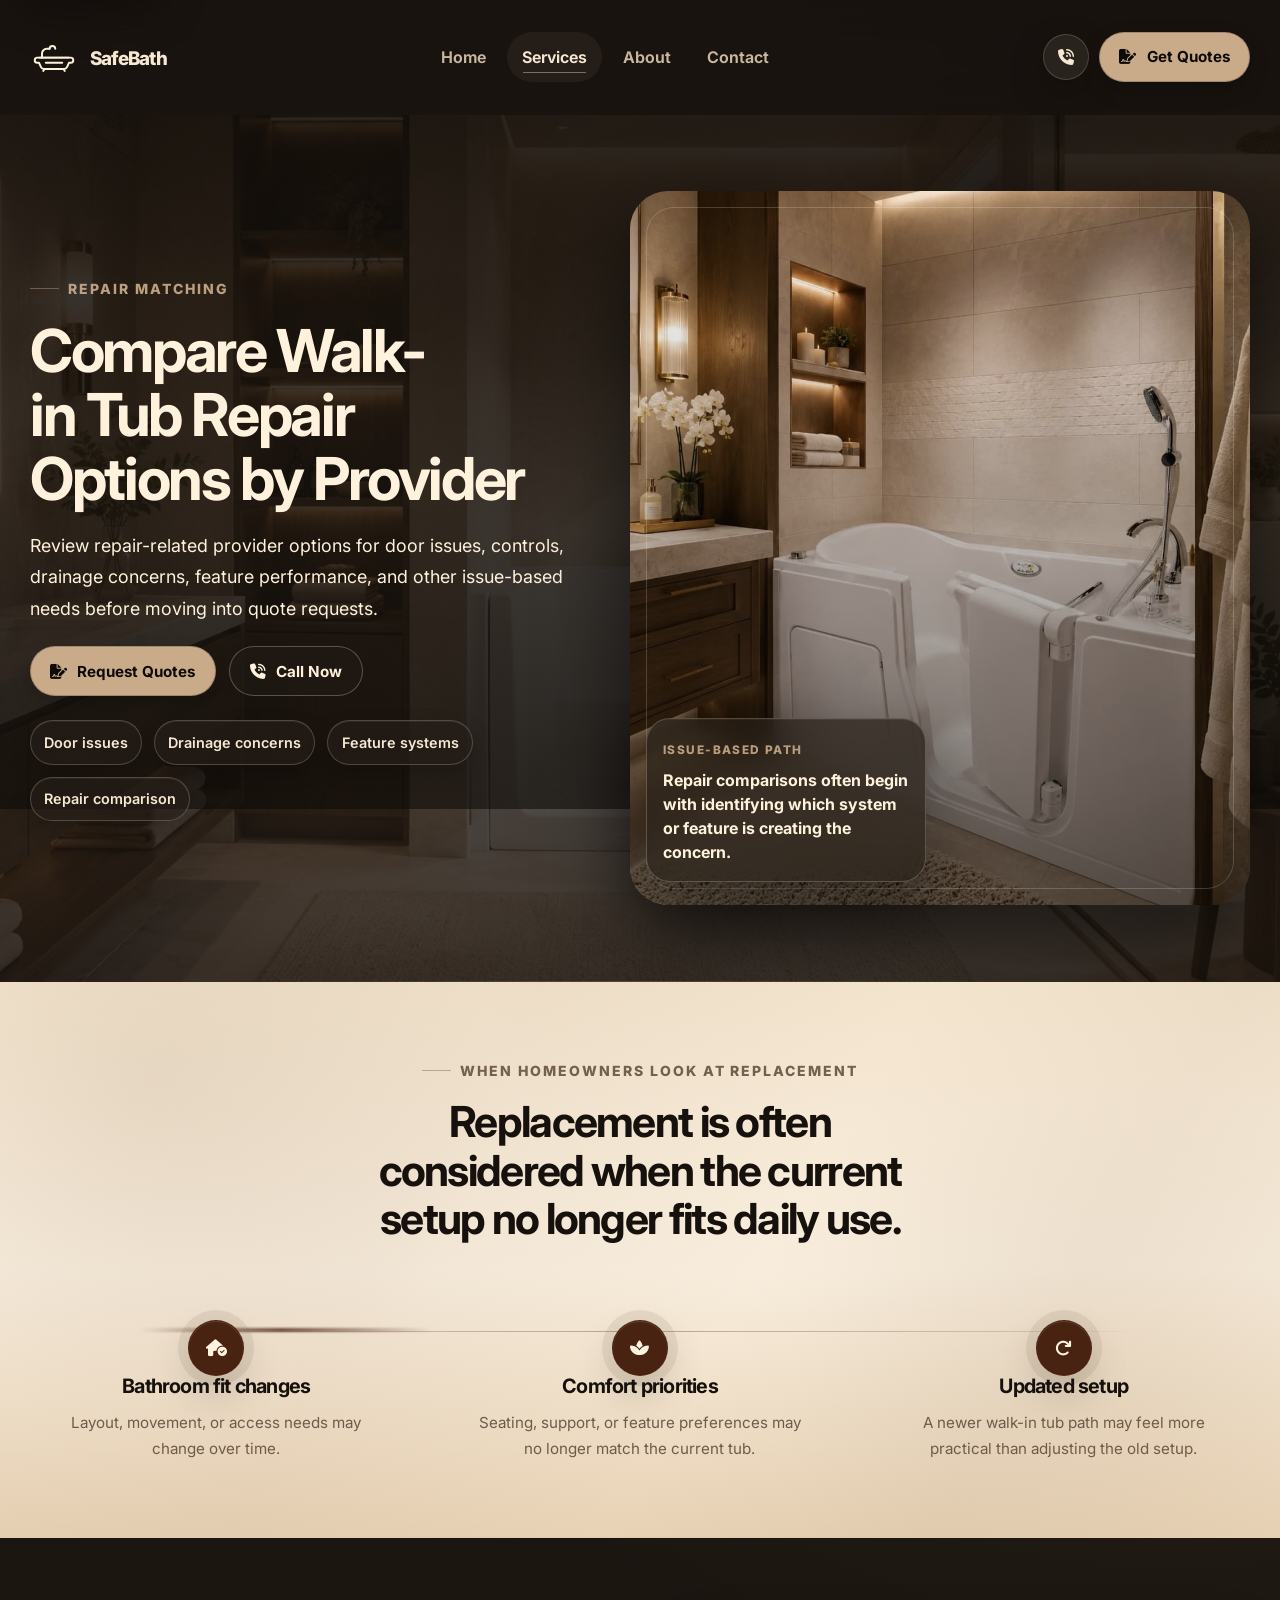
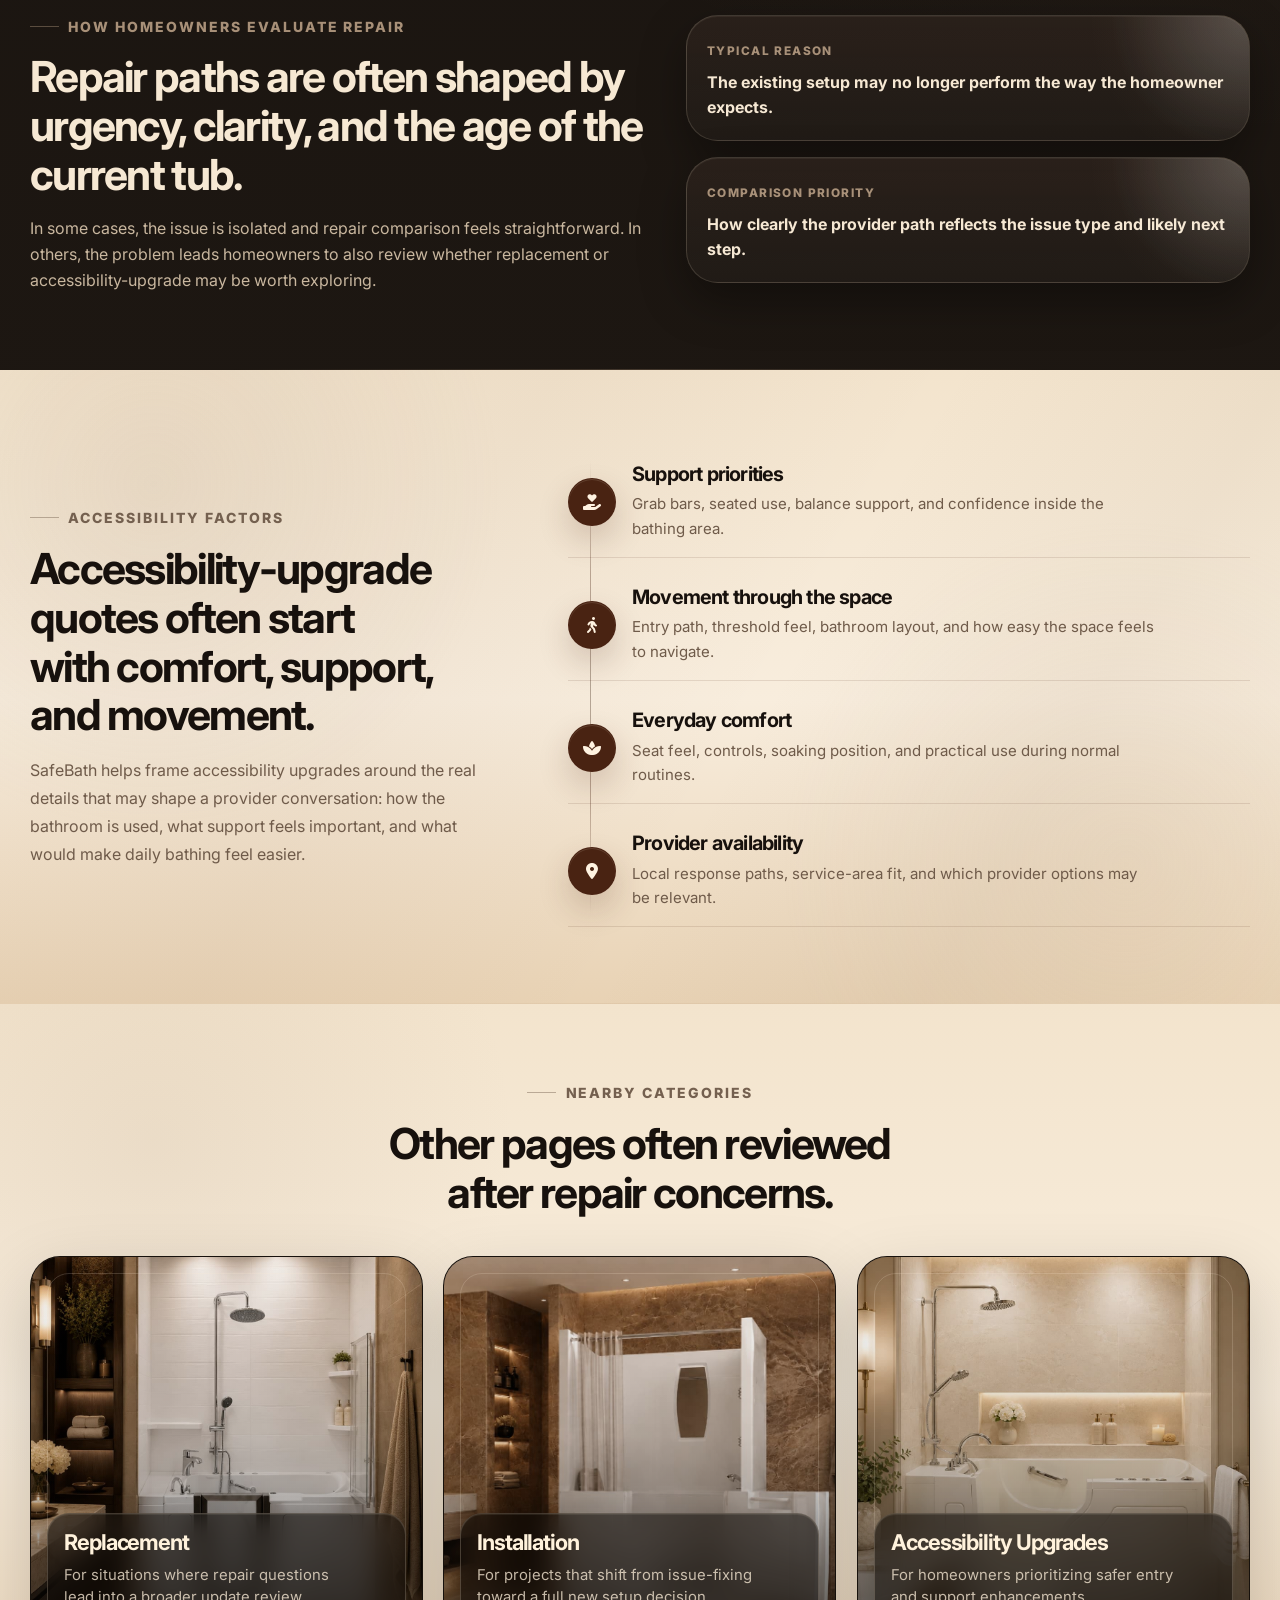
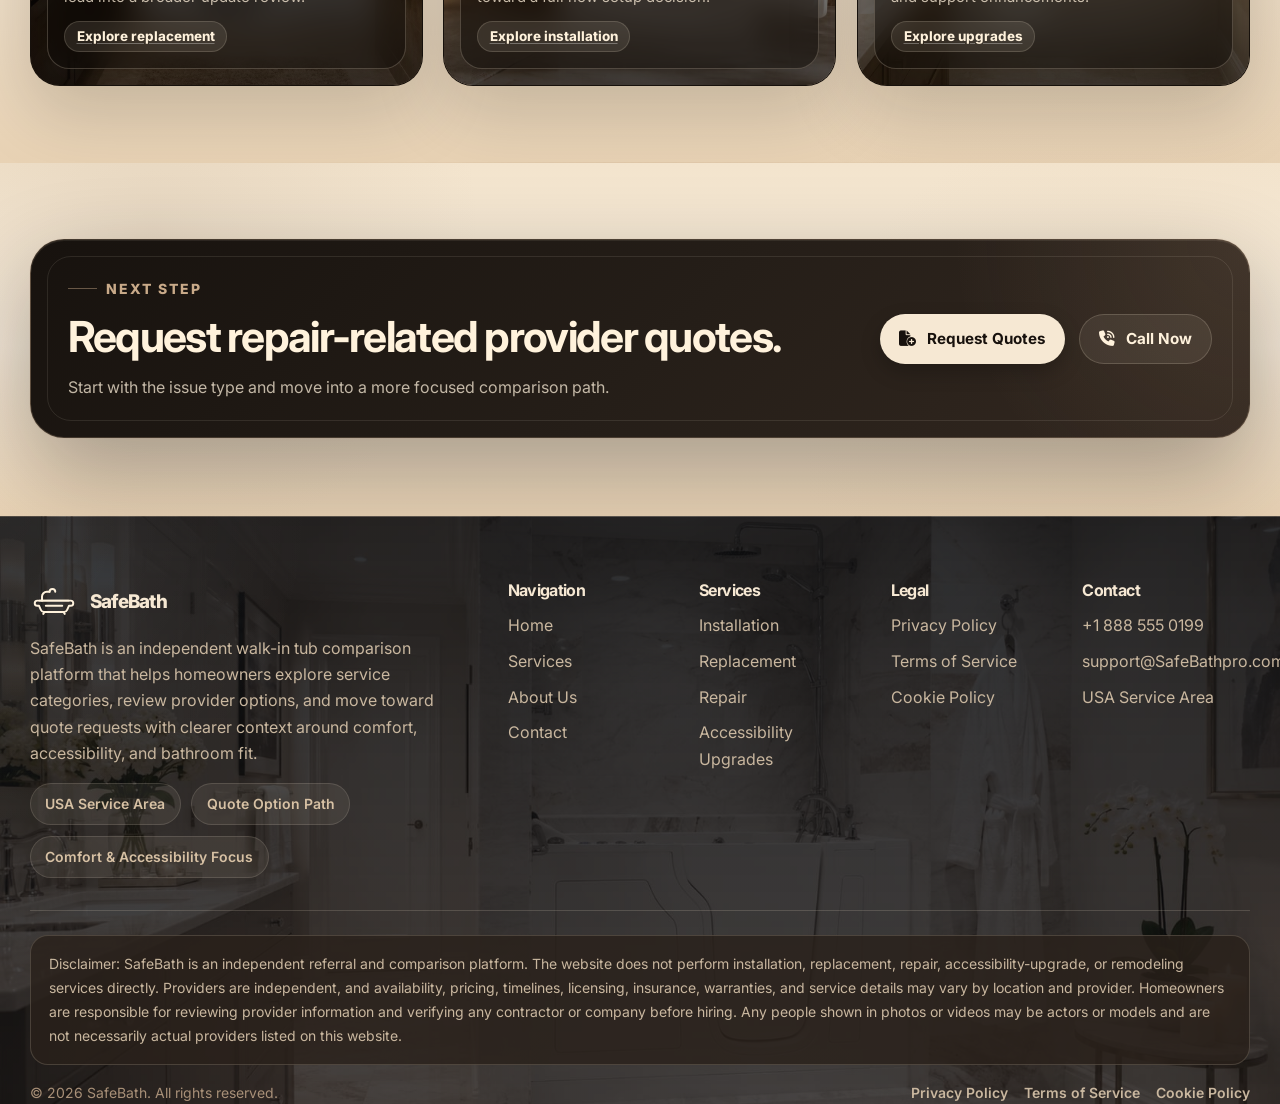
<file: walk-in-tub-repair.html>
<!DOCTYPE html>
<html lang="en">

<head>
    <meta charset="UTF-8" />
    <meta name="viewport" content="width=device-width, initial-scale=1.0" />
    <title>Walk-in Tub Repair | SafeBath</title>
    <meta name="description"
        content="Compare walk-in tub repair providers, review issue-based priorities, and request quotes based on system condition, feature concerns, and provider fit." />
    <link rel="icon" type="image/svg+xml" href="./assets/images/global/favicon-safebath.svg?v=1" />
    <link rel="shortcut icon" href="./assets/images/global/favicon-safebath.svg?v=1" />

    <link rel="preconnect" href="https://fonts.googleapis.com" />
    <link rel="preconnect" href="https://fonts.gstatic.com" crossorigin />
    <link href="https://fonts.googleapis.com/css2?family=Inter:wght@400;500;600;700;800&display=swap"
        rel="stylesheet" />
    <link rel="stylesheet" href="https://cdnjs.cloudflare.com/ajax/libs/font-awesome/6.5.2/css/all.min.css" />

    <link rel="stylesheet" href="css/style.css" />

</head>

<body data-page="service-page" data-service-bg="catalog-1">
    <a class="skip-link" href="#main-content">Skip to content</a>

    <header class="site-header" id="site-header">
        <div class="container">
            <div class="site-header__inner">
                <a class="site-logo" href="index.html" aria-label="SafeBath home">
                    <span class="site-logo__mark site-logo__mark--plain" aria-hidden="true">
                        <svg class="safebath-logo-svg" viewBox="0 0 76 48" focusable="false" aria-hidden="true">
                            <path d="M15 25H61" />
                            <path d="M19 25V18.5C19 14.4 22.4 11 26.5 11H31" />
                            <path d="M31 11C31 8.5 33 6.5 35.5 6.5C38 6.5 40 8.5 40 11" />
                            <path
                                d="M11.5 25H64.5C66.7 25 68.5 26.8 68.5 29C68.5 31.2 66.7 33 64.5 33H61.8L58.8 39.6C57.9 41.6 55.9 43 53.7 43H22.3C20.1 43 18.1 41.6 17.2 39.6L14.2 33H11.5C9.3 33 7.5 31.2 7.5 29C7.5 26.8 9.3 25 11.5 25Z" />
                            <path d="M25 33H51" />
                            <path d="M23 43L21 46" />
                            <path d="M53 43L55 46" />
                        </svg>
                    </span>

                    <span class="site-logo__text">
                        <span class="site-logo__title">SafeBath</span>
                    </span>
                </a>

                <nav class="site-nav" aria-label="Primary navigation">
                    <ul class="site-nav__list">
                        <li><a href="index.html">Home</a></li>
                        <li><a href="services.html" aria-current="page">Services</a></li>
                        <li><a href="about.html">About</a></li>
                        <li><a href="contact.html">Contact</a></li>
                    </ul>
                </nav>

                <div class="site-header__actions">

                    <a class="header-phone header-phone--mobile" href="tel:+18885550199"><i
                            class="fa-solid fa-phone-volume"></i></a>
                    <a class="button button--primary header-cta header-cta--desktop"
                        href="contact.html#contact-form-section"><i class="fa-solid fa-file-signature"></i><span>Get
                            Quotes</span></a>
                    <button class="nav-toggle" type="button" aria-label="Open menu" aria-expanded="false"
                        aria-controls="mobile-menu">
                        <i class="fa-solid fa-bars-staggered" aria-hidden="true"></i>
                    </button>
                </div>
            </div>
        </div>
    </header>

    <aside class="mobile-menu" id="mobile-menu" aria-hidden="true" aria-label="Mobile navigation">
        <div class="mobile-menu__backdrop"></div>

        <div class="mobile-menu__panel">
            <div class="mobile-menu__top">
                <a class="site-logo site-logo--menu" href="index.html" aria-label="SafeBath home">
                    <span class="site-logo__mark site-logo__mark--plain" aria-hidden="true">
                        <svg class="safebath-logo-svg" viewBox="0 0 76 48" focusable="false" aria-hidden="true">
                            <path d="M15 25H61" />
                            <path d="M19 25V18.5C19 14.4 22.4 11 26.5 11H31" />
                            <path d="M31 11C31 8.5 33 6.5 35.5 6.5C38 6.5 40 8.5 40 11" />
                            <path
                                d="M11.5 25H64.5C66.7 25 68.5 26.8 68.5 29C68.5 31.2 66.7 33 64.5 33H61.8L58.8 39.6C57.9 41.6 55.9 43 53.7 43H22.3C20.1 43 18.1 41.6 17.2 39.6L14.2 33H11.5C9.3 33 7.5 31.2 7.5 29C7.5 26.8 9.3 25 11.5 25Z" />
                            <path d="M25 33H51" />
                            <path d="M23 43L21 46" />
                            <path d="M53 43L55 46" />
                        </svg>
                    </span>

                    <span class="site-logo__text">
                        <span class="site-logo__title">SafeBath</span>
                    </span>
                </a>
                <button class="mobile-menu__close" type="button" aria-label="Close menu">
                    <i class="fa-solid fa-xmark" aria-hidden="true"></i>
                </button>
            </div>

            <div class="mobile-menu__scroll">
                <nav class="mobile-menu__nav" aria-label="Mobile primary navigation">
                    <span class="mobile-menu__section-title">Navigation</span>

                    <ul class="mobile-menu__nav-list">
                        <li>
                            <a href="index.html">
                                <span class="mobile-menu__nav-icon"><i class="fa-solid fa-house"></i></span>
                                <span class="mobile-menu__nav-text">
                                    <strong>Home</strong>
                                    <small>Main overview</small>
                                </span>
                            </a>
                        </li>

                        <li>
                            <a href="services.html">
                                <span class="mobile-menu__nav-icon"><i class="fa-solid fa-bath"></i></span>
                                <span class="mobile-menu__nav-text">
                                    <strong>Services</strong>
                                    <small>All categories</small>
                                </span>
                            </a>
                        </li>

                        <li>
                            <a href="about.html">
                                <span class="mobile-menu__nav-icon"><i class="fa-solid fa-circle-info"></i></span>
                                <span class="mobile-menu__nav-text">
                                    <strong>About Us</strong>
                                    <small>Platform story</small>
                                </span>
                            </a>
                        </li>

                        <li>
                            <a href="contact.html">
                                <span class="mobile-menu__nav-icon"><i
                                        class="fa-solid fa-envelope-open-text"></i></span>
                                <span class="mobile-menu__nav-text">
                                    <strong>Contact</strong>
                                    <small>Quotes and support</small>
                                </span>
                            </a>
                        </li>
                    </ul>
                </nav>

                <section class="mobile-menu__group mobile-menu__group--featured" aria-label="Most popular services">
                    <div class="mobile-menu__group-head">
                        <span class="mobile-menu__section-title">Most Popular</span>
                        <span class="mobile-menu__section-note">Quick access</span>
                    </div>

                    <div class="mobile-menu__featured-grid">
                        <a class="mobile-menu__featured-card" href="walk-in-tub-installation.html">
                            <span class="mobile-menu__featured-icon"><i class="fa-solid fa-bath"></i></span>
                            <strong>Installation</strong>
                            <span>New setup comparison path</span>
                        </a>

                        <a class="mobile-menu__featured-card" href="walk-in-tub-accessibility-upgrades.html">
                            <span class="mobile-menu__featured-icon"><i class="fa-solid fa-shield-heart"></i></span>
                            <strong>Accessibility Upgrades</strong>
                            <span>Support and comfort options</span>
                        </a>
                    </div>
                </section>

                <section class="mobile-menu__group" aria-label="All services">
                    <div class="mobile-menu__group-head">
                        <span class="mobile-menu__section-title">All Services</span>
                        <span class="mobile-menu__section-note">Browse categories</span>
                    </div>

                    <div class="mobile-menu__service-list">
                        <a href="walk-in-tub-installation.html">
                            <i class="fa-solid fa-bath"></i>
                            <span>Installation</span>
                        </a>
                        <a href="walk-in-tub-replacement.html">
                            <i class="fa-solid fa-arrow-rotate-right"></i>
                            <span>Replacement</span>
                        </a>
                        <a href="walk-in-tub-repair.html">
                            <i class="fa-solid fa-screwdriver-wrench"></i>
                            <span>Repair</span>
                        </a>
                        <a href="walk-in-tub-accessibility-upgrades.html">
                            <i class="fa-solid fa-shield-heart"></i>
                            <span>Accessibility Upgrades</span>
                        </a>
                    </div>
                </section>

                <section class="mobile-menu__group" aria-label="Contact details">
                    <div class="mobile-menu__group-head">
                        <span class="mobile-menu__section-title">Contact</span>
                        <span class="mobile-menu__section-note">Fast access</span>
                    </div>

                    <div class="mobile-menu__contact-stack">
                        <a class="mobile-menu__contact-card" href="tel:+18885550199">
                            <span class="mobile-menu__contact-icon"><i class="fa-solid fa-phone-volume"></i></span>
                            <span class="mobile-menu__contact-text">
                                <strong>+1 888 555 0199</strong>
                                <small>Tap to call now</small>
                            </span>
                        </a>

                        <a class="mobile-menu__contact-card" href="mailto:support@safebathpro.com">
                            <span class="mobile-menu__contact-icon"><i class="fa-solid fa-envelope"></i></span>
                            <span class="mobile-menu__contact-text">
                                <strong>support@safebathpro.com</strong>
                                <small>Email contact</small>
                            </span>
                        </a>

                        <div class="mobile-menu__contact-card mobile-menu__contact-card--static">
                            <span class="mobile-menu__contact-icon"><i class="fa-solid fa-location-dot"></i></span>
                            <span class="mobile-menu__contact-text">
                                <strong>Service Area: USA</strong>
                                <small>Walk-in Tub Comparison Platform</small>
                            </span>
                        </div>
                    </div>
                </section>

                <section class="mobile-menu__group" aria-label="Legal links">
                    <div class="mobile-menu__group-head">
                        <span class="mobile-menu__section-title">Legal</span>
                        <span class="mobile-menu__section-note">Policies</span>
                    </div>

                    <div class="mobile-menu__legal-links">
                        <a href="privacy-policy.html">Privacy Policy</a>
                        <a href="terms-of-service.html">Terms of Service</a>
                        <a href="cookie-policy.html">Cookie Policy</a>
                    </div>
                </section>
            </div>

            <div class="mobile-menu__bottom">
                <a class="button button--primary button--block" href="tel:+18885550199">
                    <i class="fa-solid fa-phone-volume" aria-hidden="true"></i>
                    <span>Call Now</span>
                </a>

                <a class="button button--ghost-dark button--block" href="contact.html">
                    <i class="fa-solid fa-file-signature" aria-hidden="true"></i>
                    <span>Request Quotes</span>
                </a>
            </div>
        </div>
    </aside>

    <main id="main-content">
        <section class="service-hero section">
            <div class="container">
                <div class="service-hero__layout">
                    <div class="service-hero__content" data-reveal="fade-up">
                        <span class="section-kicker">Repair Matching</span>
                        <h1>Compare Walk-in Tub Repair Options by Provider</h1>
                        <p class="service-hero__lead">
                            Review repair-related provider options for door issues, controls, drainage concerns, feature
                            performance,
                            and other issue-based needs before moving into quote requests.
                        </p>

                        <div class="service-hero__actions">
                            <a class="button button--primary" href="contact.html"><i
                                    class="fa-solid fa-file-signature"></i><span>Request Quotes</span></a>
                            <a class="button button--ghost" href="tel:+18885550199"><i
                                    class="fa-solid fa-phone-volume"></i><span>Call Now</span></a>
                        </div>

                        <ul class="service-hero__chips">
                            <li>Door issues</li>
                            <li>Drainage concerns</li>
                            <li>Feature systems</li>
                            <li>Repair comparison</li>
                        </ul>
                    </div>

                    <div class="service-hero__visual" data-reveal="fade-left">
                        <div class="service-hero__panel">
                            <img src="assets/images/services/services-hero-said.jpg" alt="Walk-in tub repair visual" />
                        </div>
                        <div class="service-hero__card service-hero__card--bottom">
                            <span>Issue-based path</span>
                            <strong>Repair comparisons often begin with identifying which system or feature is creating
                                the concern.</strong>
                        </div>
                    </div>
                </div>
            </div>
        </section>

    <section class="service-section replacement-flow-section section">
        <div class="container">
            <div class="replacement-flow">
                <div class="replacement-flow__head">
                    <span class="section-kicker">When homeowners look at replacement</span>
                    <h2>Replacement is often considered when the current setup no longer fits daily use.</h2>
                </div>
    
                <div class="replacement-flow__track" aria-label="Walk-in tub replacement reasons">
                    <div class="replacement-flow__line" aria-hidden="true"></div>
    
                    <article class="replacement-flow__item">
                        <span class="replacement-flow__icon">
                            <i class="fa-solid fa-house-circle-check" aria-hidden="true"></i>
                        </span>
                        <h3>Bathroom fit changes</h3>
                        <p>Layout, movement, or access needs may change over time.</p>
                    </article>
    
                    <article class="replacement-flow__item">
                        <span class="replacement-flow__icon">
                            <i class="fa-solid fa-spa" aria-hidden="true"></i>
                        </span>
                        <h3>Comfort priorities</h3>
                        <p>Seating, support, or feature preferences may no longer match the current tub.</p>
                    </article>
    
                    <article class="replacement-flow__item">
                        <span class="replacement-flow__icon">
                            <i class="fa-solid fa-arrow-rotate-right" aria-hidden="true"></i>
                        </span>
                        <h3>Updated setup</h3>
                        <p>A newer walk-in tub path may feel more practical than adjusting the old setup.</p>
                    </article>
                </div>
            </div>
        </div>
    </section>

    <section class="service-section section">
        <div class="container">
            <div class="service-split">
                <div class="service-split__content" data-reveal="fade-right">
                    <span class="section-kicker">How homeowners evaluate repair</span>
                    <h2>Repair paths are often shaped by urgency, clarity, and the age of the current tub.</h2>
                    <p>
                        In some cases, the issue is isolated and repair comparison feels straightforward.
                        In others, the problem leads homeowners to also review whether replacement or accessibility-upgrade
                        may be worth exploring.
                    </p>
                </div>
                <aside class="service-split__cards" data-reveal="fade-left">
                    <article class="service-mini-card">
                        <span class="service-mini-card__label">Typical reason</span>
                        <strong>The existing setup may no longer perform the way the homeowner expects.</strong>
                    </article>
                    <article class="service-mini-card">
                        <span class="service-mini-card__label">Comparison priority</span>
                        <strong>How clearly the provider path reflects the issue type and likely next step.</strong>
                    </article>
                </aside>
            </div>
        </div>
    </section>

        <section class="service-section accessibility-focus-section section">
            <div class="container">
                <div class="accessibility-focus">
                    <div class="accessibility-focus__intro">
                        <span class="section-kicker">Accessibility factors</span>
        
                        <h2>Accessibility-upgrade quotes often start with comfort, support, and movement.</h2>
        
                        <p>
                            SafeBath helps frame accessibility upgrades around the real details that may shape a provider
                            conversation: how the bathroom is used, what support feels important, and what would make daily
                            bathing feel easier.
                        </p>
                    </div>
        
                    <div class="accessibility-focus__flow" aria-label="Accessibility upgrade quote factors">
                        <article class="accessibility-focus__row">
                            <span class="accessibility-focus__icon">
                                <i class="fa-solid fa-hand-holding-heart" aria-hidden="true"></i>
                            </span>
                            <div>
                                <h3>Support priorities</h3>
                                <p>Grab bars, seated use, balance support, and confidence inside the bathing area.</p>
                            </div>
                        </article>
        
                        <article class="accessibility-focus__row">
                            <span class="accessibility-focus__icon">
                                <i class="fa-solid fa-person-walking" aria-hidden="true"></i>
                            </span>
                            <div>
                                <h3>Movement through the space</h3>
                                <p>Entry path, threshold feel, bathroom layout, and how easy the space feels to navigate.</p>
                            </div>
                        </article>
        
                        <article class="accessibility-focus__row">
                            <span class="accessibility-focus__icon">
                                <i class="fa-solid fa-spa" aria-hidden="true"></i>
                            </span>
                            <div>
                                <h3>Everyday comfort</h3>
                                <p>Seat feel, controls, soaking position, and practical use during normal routines.</p>
                            </div>
                        </article>
        
                        <article class="accessibility-focus__row">
                            <span class="accessibility-focus__icon">
                                <i class="fa-solid fa-location-dot" aria-hidden="true"></i>
                            </span>
                            <div>
                                <h3>Provider availability</h3>
                                <p>Local response paths, service-area fit, and which provider options may be relevant.</p>
                            </div>
                        </article>
                    </div>
                </div>
            </div>
        </section>

       

        <section class="service-section service-related-clean section">
            <div class="container">
                <div class="section-heading" data-reveal="fade-up">
                    <span class="section-kicker">Nearby categories</span>
                    <h2>Other pages often reviewed after repair concerns.</h2>
                </div>

                <div class="related-grid">
                    <article class="related-card" data-reveal="fade-up">
                        <img src="assets/images/services/servicer-card-3.jpg" alt="Replacement category"
                            class="card-media" />
                        <div class="related-card__content">
                            <h3>Replacement</h3>
                            <p>For situations where repair questions lead into a broader update review.</p>
                            <a href="walk-in-tub-replacement.html">Explore replacement</a>
                        </div>
                    </article>

                    <article class="related-card" data-reveal="fade-up" data-delay="80">
                        <img src="assets/images/services/services-hero.jpg" alt="Installation category"
                            class="card-media" />
                        <div class="related-card__content">
                            <h3>Installation</h3>
                            <p>For projects that shift from issue-fixing toward a full new setup decision.</p>
                            <a href="walk-in-tub-installation.html">Explore installation</a>
                        </div>
                    </article>

                    <article class="related-card" data-reveal="fade-up" data-delay="160">
                        <img src="assets/images/services/servicer-card-4.jpg" alt="Accessibility upgrades category"
                            class="card-media" />
                        <div class="related-card__content">
                            <h3>Accessibility Upgrades</h3>
                            <p>For homeowners prioritizing safer entry and support enhancements.</p>
                            <a href="walk-in-tub-accessibility-upgrades.html">Explore upgrades</a>
                        </div>
                    </article>
                </div>
            </div>
        </section>

        <section class="service-cta section">
            <div class="container">
                <div class="service-cta__panel" data-reveal="fade-up">
                    <div class="service-cta__content">
                        <span class="section-kicker">Next step</span>
                        <h2>Request repair-related provider quotes.</h2>
                        <p>Start with the issue type and move into a more focused comparison path.</p>
                    </div>
                    <div class="service-cta__actions">
                        <a class="button button--primary" href="contact.html"><i
                                class="fa-solid fa-file-circle-plus"></i><span>Request Quotes</span></a>
                        <a class="button button--ghost-dark" href="tel:+18885550199"><i
                                class="fa-solid fa-phone-volume"></i><span>Call Now</span></a>
                    </div>
                </div>
            </div>
        </section>
    </main>

    <footer class="site-footer">
        <div class="container">
            <div class="site-footer__top">
                <div class="site-footer__brand">
                    <a class="site-logo site-logo--footer" href="index.html" aria-label="SafeBath home">
                        <span class="site-logo__mark site-logo__mark--plain" aria-hidden="true">
                            <svg class="safebath-logo-svg" viewBox="0 0 76 48" focusable="false" aria-hidden="true">
                                <path d="M15 25H61" />
                                <path d="M19 25V18.5C19 14.4 22.4 11 26.5 11H31" />
                                <path d="M31 11C31 8.5 33 6.5 35.5 6.5C38 6.5 40 8.5 40 11" />
                                <path
                                    d="M11.5 25H64.5C66.7 25 68.5 26.8 68.5 29C68.5 31.2 66.7 33 64.5 33H61.8L58.8 39.6C57.9 41.6 55.9 43 53.7 43H22.3C20.1 43 18.1 41.6 17.2 39.6L14.2 33H11.5C9.3 33 7.5 31.2 7.5 29C7.5 26.8 9.3 25 11.5 25Z" />
                                <path d="M25 33H51" />
                                <path d="M23 43L21 46" />
                                <path d="M53 43L55 46" />
                            </svg>
                        </span>

                        <span class="site-logo__text">
                            <span class="site-logo__title">SafeBath</span>
                        </span>
                    </a>

                    <p>
                        SafeBath is an Walk-in Tub Comparison Platform that helps homeowners compare service categories,
                        review local provider options, and request quotes with clearer project context.
                    </p>

                    <div class="footer-badges" aria-label="Platform context">
                        <span>USA Service Area</span>
                        <span>Quote Option Path</span>
                        <span>Comfort & Accessibility Focus</span>
                    </div>
                </div>

                <div class="site-footer__navs">
                    <div class="footer-nav">
                        <h2>Navigation</h2>
                        <ul>
                            <li><a href="index.html">Home</a></li>
                            <li><a href="services.html">Services</a></li>
                            <li><a href="about.html">About Us</a></li>
                            <li><a href="contact.html">Contact</a></li>
                        </ul>
                    </div>

                    <div class="footer-nav">
                        <h2>Services</h2>
                        <ul>
                            <li><a href="walk-in-tub-installation.html">Installation</a></li>
                            <li><a href="walk-in-tub-replacement.html">Replacement</a></li>
                            <li><a href="walk-in-tub-repair.html">Repair</a></li>
                            <li><a href="walk-in-tub-accessibility-upgrades.html">Accessibility Upgrades</a></li>
                        </ul>
                    </div>

                    <div class="footer-nav">
                        <h2>Legal</h2>
                        <ul>
                            <li><a href="privacy-policy.html">Privacy Policy</a></li>
                            <li><a href="terms-of-service.html">Terms of Service</a></li>
                            <li><a href="cookie-policy.html">Cookie Policy</a></li>
                        </ul>
                    </div>

                    <div class="footer-nav">
                        <h2>Contact</h2>
                        <ul>
                            <li><a href="tel:+18885550199">+1 888 555 0199</a></li>
                            <li><a href="mailto:support@safebathpro.com">support@safebathpro.com</a></li>
                            <li><span>Service Area: USA</span></li>
                        </ul>
                    </div>
                </div>
            </div>

            <div class="site-footer__legal">
            <p class="site-footer__disclaimer">
                Disclaimer: SafeBath is an independent referral and comparison platform. The website does not perform installation,
                replacement, repair, accessibility-upgrade, or remodeling services directly. Providers are independent, and
                availability, pricing, timelines, licensing, insurance, warranties, and service details may vary by location and
                provider. Homeowners are responsible for reviewing provider information and verifying any contractor or company
                before hiring. Any people shown in photos or videos may be actors or models and are not necessarily actual providers
                listed on this website.
            </p>

                <div class="site-footer__bottom">
                    <p>&copy; 2026 SafeBath. All rights reserved.</p>
                    <div class="site-footer__legal-links">
                        <a href="privacy-policy.html">Privacy Policy</a>
                        <a href="terms-of-service.html">Terms of Service</a>
                        <a href="cookie-policy.html">Cookie Policy</a>
                    </div>
                </div>
            </div>
        </div>
    </footer>


    <script src="js/config.js"></script>
    <script type="module" src="js/main.js"></script>
    <script type="module" src="js/service-page.js"></script>
</body>

</html>
</file>
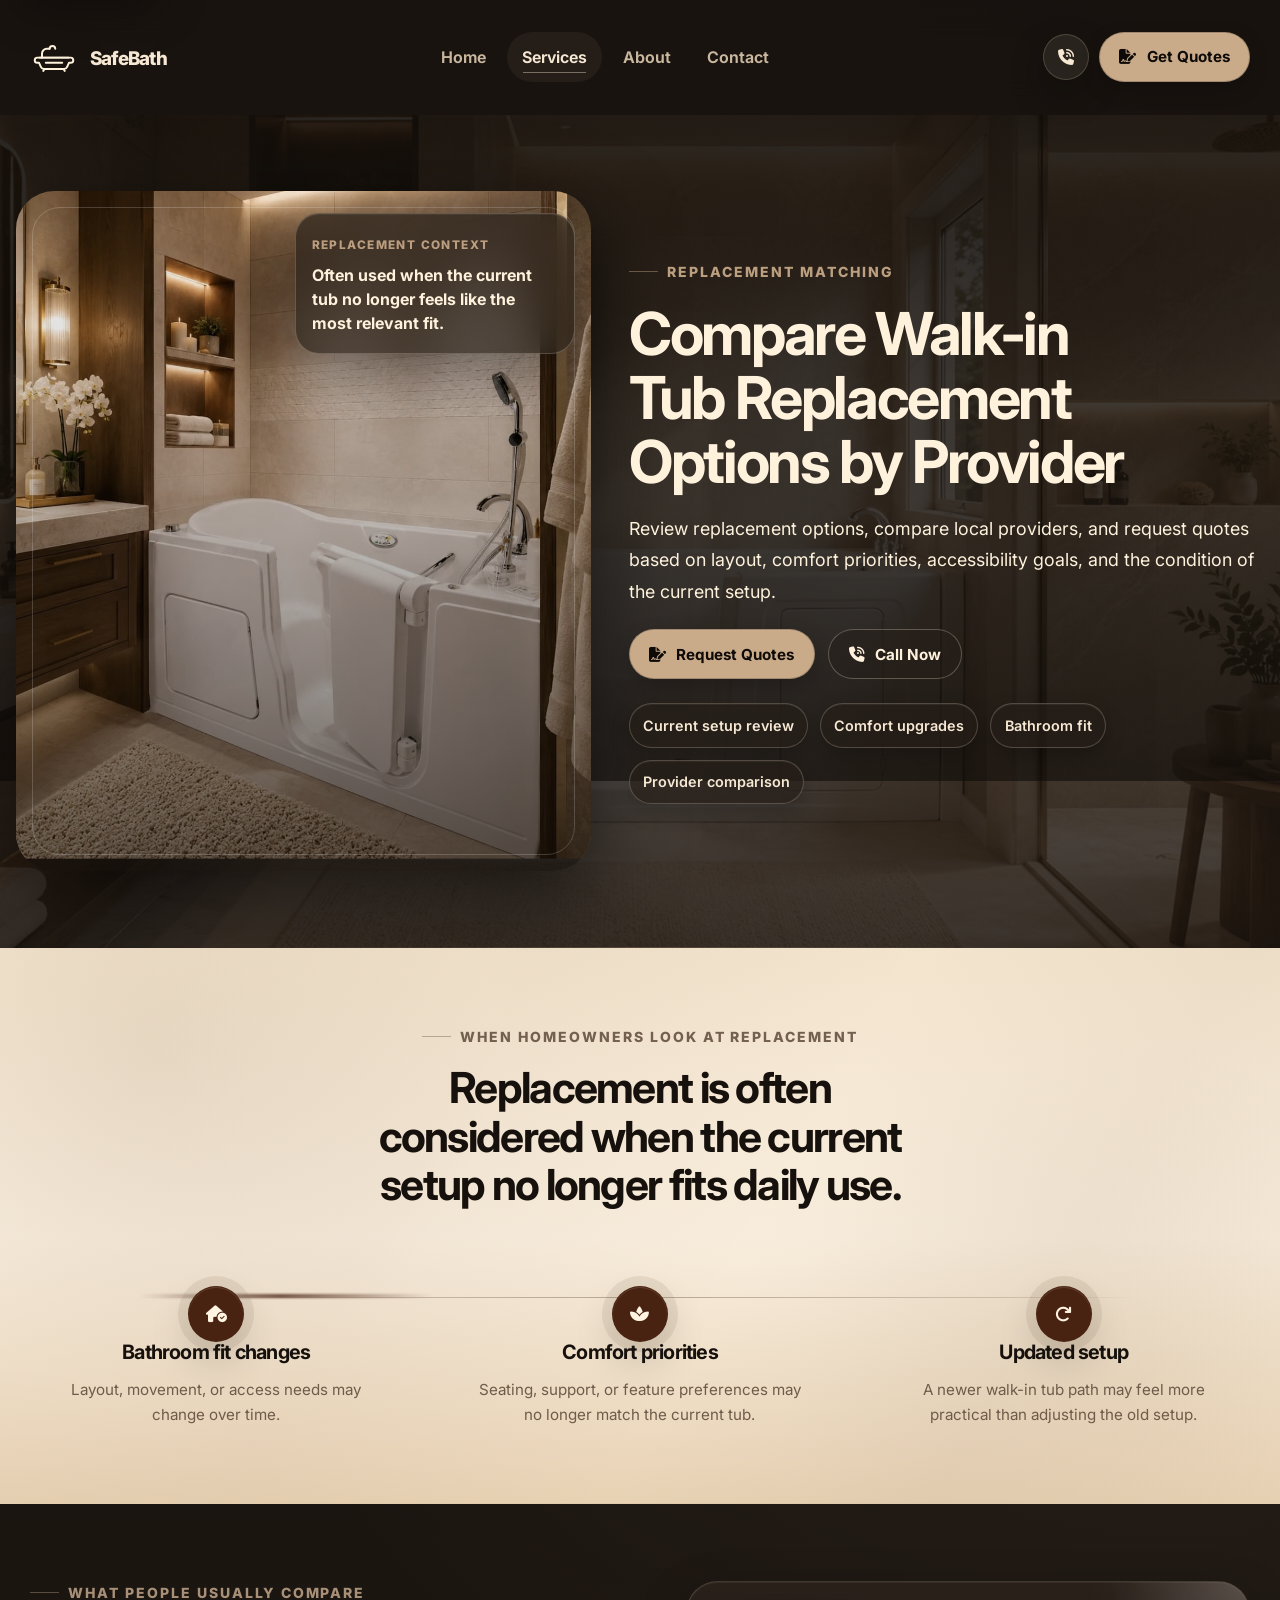
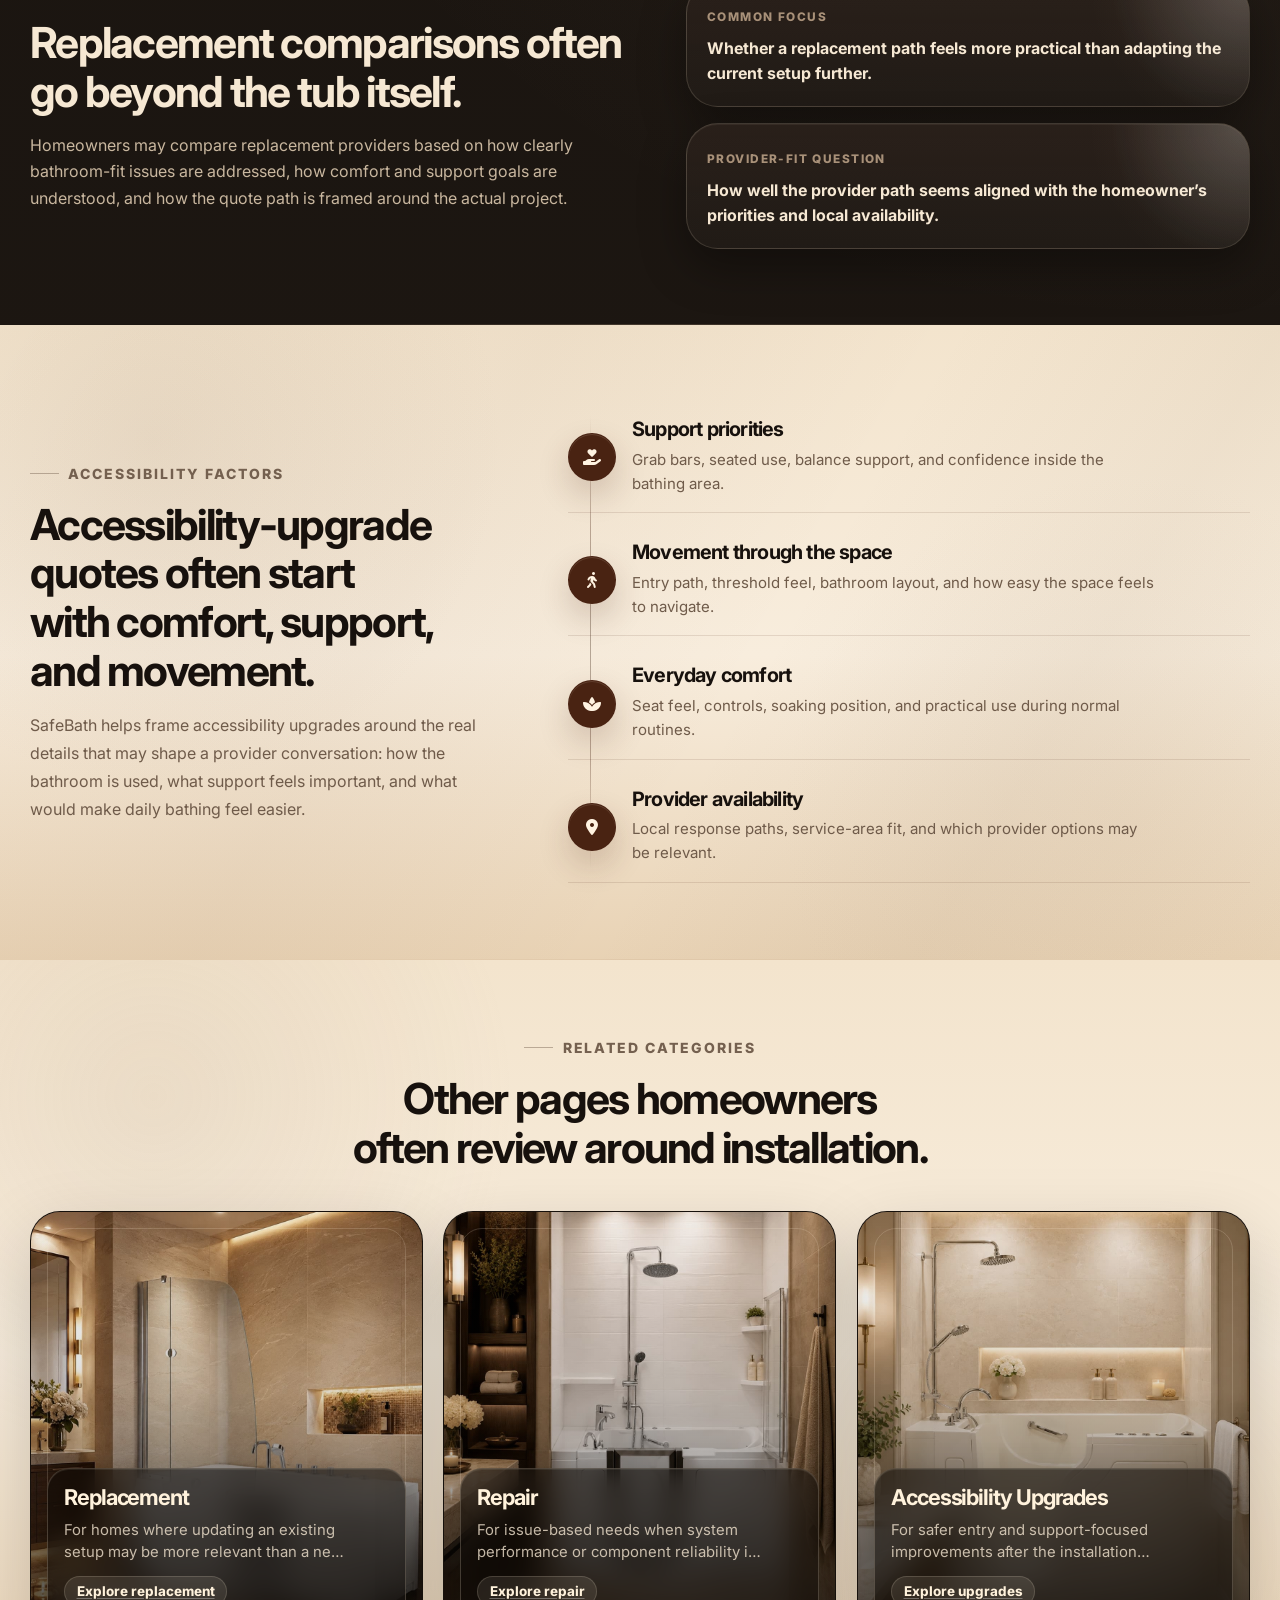
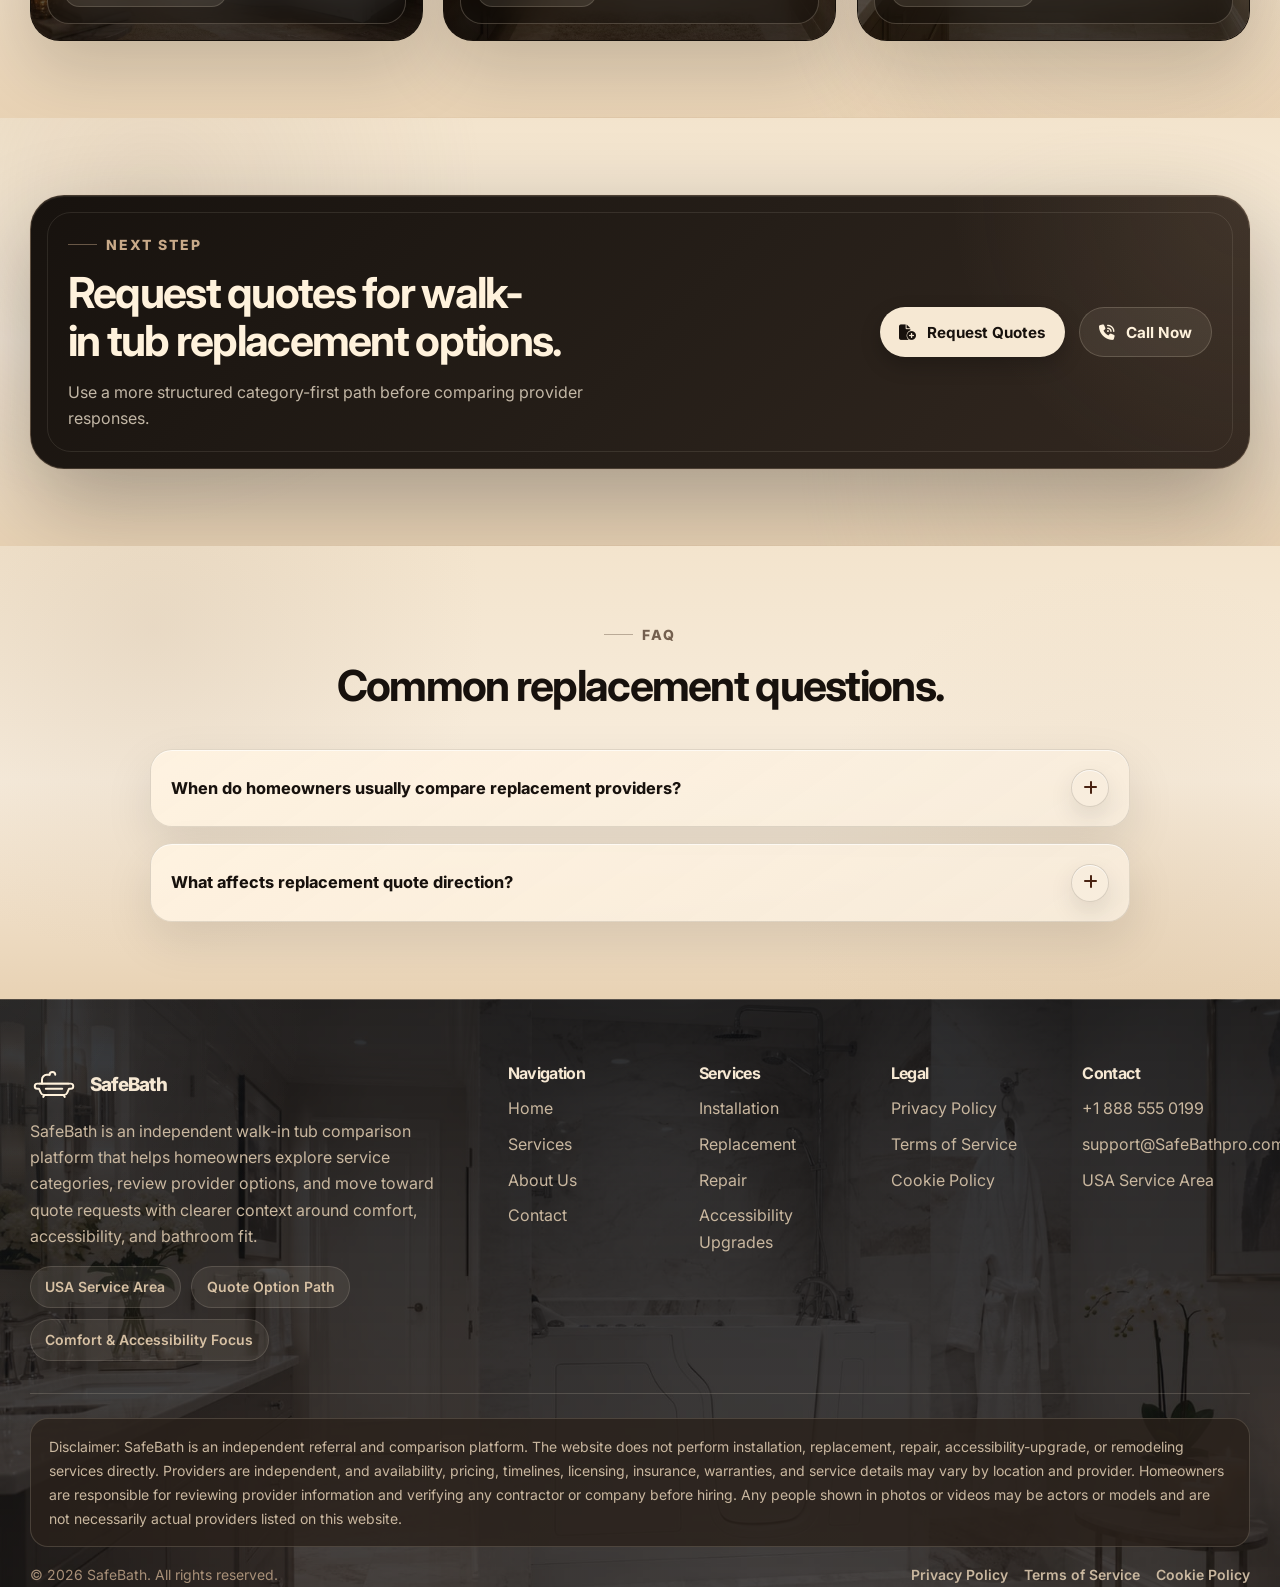
<file: walk-in-tub-replacement.html>
<!DOCTYPE html>
<html lang="en">

<head>
    <meta charset="UTF-8" />
    <meta name="viewport" content="width=device-width, initial-scale=1.0" />
    <title>Walk-in Tub Replacement | SafeBath</title>
    <meta name="description"
        content="Compare walk-in tub replacement providers, review replacement-related priorities, and request quotes based on bathroom fit, comfort goals, and project scope." />
    <link rel="icon" type="image/svg+xml" href="./assets/images/global/favicon-safebath.svg?v=1" />
    <link rel="shortcut icon" href="./assets/images/global/favicon-safebath.svg?v=1" />

    <link rel="preconnect" href="https://fonts.googleapis.com" />
    <link rel="preconnect" href="https://fonts.gstatic.com" crossorigin />
    <link href="https://fonts.googleapis.com/css2?family=Inter:wght@400;500;600;700;800&display=swap"
        rel="stylesheet" />
    <link rel="stylesheet" href="https://cdnjs.cloudflare.com/ajax/libs/font-awesome/6.5.2/css/all.min.css" />

    <link rel="stylesheet" href="css/style.css" />
</head>

<body data-page="service-page" data-service-bg="catalog-1">
    <a class="skip-link" href="#main-content">Skip to content</a>

    <header class="site-header" id="site-header">
        <div class="container">
            <div class="site-header__inner">
                <a class="site-logo" href="index.html" aria-label="SafeBath home">
                    <span class="site-logo__mark site-logo__mark--plain" aria-hidden="true">
                        <svg class="safebath-logo-svg" viewBox="0 0 76 48" focusable="false" aria-hidden="true">
                            <path d="M15 25H61" />
                            <path d="M19 25V18.5C19 14.4 22.4 11 26.5 11H31" />
                            <path d="M31 11C31 8.5 33 6.5 35.5 6.5C38 6.5 40 8.5 40 11" />
                            <path
                                d="M11.5 25H64.5C66.7 25 68.5 26.8 68.5 29C68.5 31.2 66.7 33 64.5 33H61.8L58.8 39.6C57.9 41.6 55.9 43 53.7 43H22.3C20.1 43 18.1 41.6 17.2 39.6L14.2 33H11.5C9.3 33 7.5 31.2 7.5 29C7.5 26.8 9.3 25 11.5 25Z" />
                            <path d="M25 33H51" />
                            <path d="M23 43L21 46" />
                            <path d="M53 43L55 46" />
                        </svg>
                    </span>

                    <span class="site-logo__text">
                        <span class="site-logo__title">SafeBath</span>
                    </span>
                </a>

                <nav class="site-nav" aria-label="Primary navigation">
                    <ul class="site-nav__list">
                        <li><a href="index.html">Home</a></li>
                        <li><a href="services.html" aria-current="page">Services</a></li>
                        <li><a href="about.html">About</a></li>
                        <li><a href="contact.html">Contact</a></li>
                    </ul>
                </nav>

                <div class="site-header__actions">


                    <a class="header-phone header-phone--mobile" href="tel:+18885550199" aria-label="Call now">
                        <i class="fa-solid fa-phone-volume"></i>
                    </a>

                    <a class="button button--primary header-cta header-cta--desktop"
                        href="contact.html#contact-form-section"><i class="fa-solid fa-file-signature"
                            aria-hidden="true"></i><span>Get Quotes</span></a>

                    <button class="nav-toggle" type="button" aria-label="Open menu" aria-expanded="false"
                        aria-controls="mobile-menu">
                        <i class="fa-solid fa-bars-staggered" aria-hidden="true"></i>
                    </button>
                </div>
            </div>
        </div>
    </header>

    <aside class="mobile-menu" id="mobile-menu" aria-hidden="true" aria-label="Mobile navigation">
        <div class="mobile-menu__backdrop"></div>

        <div class="mobile-menu__panel">
            <div class="mobile-menu__top">
                <a class="site-logo site-logo--menu" href="index.html" aria-label="SafeBath home">
                    <span class="site-logo__mark site-logo__mark--plain" aria-hidden="true">
                        <svg class="safebath-logo-svg" viewBox="0 0 76 48" focusable="false" aria-hidden="true">
                            <path d="M15 25H61" />
                            <path d="M19 25V18.5C19 14.4 22.4 11 26.5 11H31" />
                            <path d="M31 11C31 8.5 33 6.5 35.5 6.5C38 6.5 40 8.5 40 11" />
                            <path
                                d="M11.5 25H64.5C66.7 25 68.5 26.8 68.5 29C68.5 31.2 66.7 33 64.5 33H61.8L58.8 39.6C57.9 41.6 55.9 43 53.7 43H22.3C20.1 43 18.1 41.6 17.2 39.6L14.2 33H11.5C9.3 33 7.5 31.2 7.5 29C7.5 26.8 9.3 25 11.5 25Z" />
                            <path d="M25 33H51" />
                            <path d="M23 43L21 46" />
                            <path d="M53 43L55 46" />
                        </svg>
                    </span>

                    <span class="site-logo__text">
                        <span class="site-logo__title">SafeBath</span>
                    </span>
                </a>
                <button class="mobile-menu__close" type="button" aria-label="Close menu">
                    <i class="fa-solid fa-xmark" aria-hidden="true"></i>
                </button>
            </div>

            <div class="mobile-menu__scroll">
                <nav class="mobile-menu__nav" aria-label="Mobile primary navigation">
                    <span class="mobile-menu__section-title">Navigation</span>

                    <ul class="mobile-menu__nav-list">
                        <li>
                            <a href="index.html">
                                <span class="mobile-menu__nav-icon"><i class="fa-solid fa-house"></i></span>
                                <span class="mobile-menu__nav-text">
                                    <strong>Home</strong>
                                    <small>Main overview</small>
                                </span>
                            </a>
                        </li>

                        <li>
                            <a href="services.html">
                                <span class="mobile-menu__nav-icon"><i class="fa-solid fa-bath"></i></span>
                                <span class="mobile-menu__nav-text">
                                    <strong>Services</strong>
                                    <small>All categories</small>
                                </span>
                            </a>
                        </li>

                        <li>
                            <a href="about.html">
                                <span class="mobile-menu__nav-icon"><i class="fa-solid fa-circle-info"></i></span>
                                <span class="mobile-menu__nav-text">
                                    <strong>About Us</strong>
                                    <small>Platform story</small>
                                </span>
                            </a>
                        </li>

                        <li>
                            <a href="contact.html">
                                <span class="mobile-menu__nav-icon"><i
                                        class="fa-solid fa-envelope-open-text"></i></span>
                                <span class="mobile-menu__nav-text">
                                    <strong>Contact</strong>
                                    <small>Quotes and support</small>
                                </span>
                            </a>
                        </li>
                    </ul>
                </nav>

                <section class="mobile-menu__group mobile-menu__group--featured" aria-label="Most popular services">
                    <div class="mobile-menu__group-head">
                        <span class="mobile-menu__section-title">Most Popular</span>
                        <span class="mobile-menu__section-note">Quick access</span>
                    </div>

                    <div class="mobile-menu__featured-grid">
                        <a class="mobile-menu__featured-card" href="walk-in-tub-installation.html">
                            <span class="mobile-menu__featured-icon"><i class="fa-solid fa-bath"></i></span>
                            <strong>Installation</strong>
                            <span>New setup comparison path</span>
                        </a>

                        <a class="mobile-menu__featured-card" href="walk-in-tub-accessibility-upgrades.html">
                            <span class="mobile-menu__featured-icon"><i class="fa-solid fa-shield-heart"></i></span>
                            <strong>Accessibility Upgrades</strong>
                            <span>Support and comfort options</span>
                        </a>
                    </div>
                </section>

                <section class="mobile-menu__group" aria-label="All services">
                    <div class="mobile-menu__group-head">
                        <span class="mobile-menu__section-title">All Services</span>
                        <span class="mobile-menu__section-note">Browse categories</span>
                    </div>

                    <div class="mobile-menu__service-list">
                        <a href="walk-in-tub-installation.html">
                            <i class="fa-solid fa-bath"></i>
                            <span>Installation</span>
                        </a>
                        <a href="walk-in-tub-replacement.html">
                            <i class="fa-solid fa-arrow-rotate-right"></i>
                            <span>Replacement</span>
                        </a>
                        <a href="walk-in-tub-repair.html">
                            <i class="fa-solid fa-screwdriver-wrench"></i>
                            <span>Repair</span>
                        </a>
                        <a href="walk-in-tub-accessibility-upgrades.html">
                            <i class="fa-solid fa-shield-heart"></i>
                            <span>Accessibility Upgrades</span>
                        </a>
                    </div>
                </section>

                <section class="mobile-menu__group" aria-label="Contact details">
                    <div class="mobile-menu__group-head">
                        <span class="mobile-menu__section-title">Contact</span>
                        <span class="mobile-menu__section-note">Fast access</span>
                    </div>

                    <div class="mobile-menu__contact-stack">
                        <a class="mobile-menu__contact-card" href="tel:+18885550199">
                            <span class="mobile-menu__contact-icon"><i class="fa-solid fa-phone-volume"></i></span>
                            <span class="mobile-menu__contact-text">
                                <strong>+1 888 555 0199</strong>
                                <small>Tap to call now</small>
                            </span>
                        </a>

                        <a class="mobile-menu__contact-card" href="mailto:support@safebathpro.com">
                            <span class="mobile-menu__contact-icon"><i class="fa-solid fa-envelope"></i></span>
                            <span class="mobile-menu__contact-text">
                                <strong>support@safebathpro.com</strong>
                                <small>Email contact</small>
                            </span>
                        </a>

                        <div class="mobile-menu__contact-card mobile-menu__contact-card--static">
                            <span class="mobile-menu__contact-icon"><i class="fa-solid fa-location-dot"></i></span>
                            <span class="mobile-menu__contact-text">
                                <strong>Service Area: USA</strong>
                                <small>Walk-in Tub Comparison Platform</small>
                            </span>
                        </div>
                    </div>
                </section>

                <section class="mobile-menu__group" aria-label="Legal links">
                    <div class="mobile-menu__group-head">
                        <span class="mobile-menu__section-title">Legal</span>
                        <span class="mobile-menu__section-note">Policies</span>
                    </div>

                    <div class="mobile-menu__legal-links">
                        <a href="privacy-policy.html">Privacy Policy</a>
                        <a href="terms-of-service.html">Terms of Service</a>
                        <a href="cookie-policy.html">Cookie Policy</a>
                    </div>
                </section>
            </div>

            <div class="mobile-menu__bottom">
                <a class="button button--primary button--block" href="tel:+18885550199">
                    <i class="fa-solid fa-phone-volume" aria-hidden="true"></i>
                    <span>Call Now</span>
                </a>

                <a class="button button--ghost-dark button--block" href="contact.html">
                    <i class="fa-solid fa-file-signature" aria-hidden="true"></i>
                    <span>Request Quotes</span>
                </a>
            </div>
        </div>
    </aside>

    <main id="main-content">
        <section class="service-hero section">
            <div class="container-wide">
                <div class="service-hero__layout">
                    <div class="service-hero__visual" data-reveal="fade-right">
                        <div class="service-hero__panel">
                            <img src="assets/images/services/services-hero-said.jpg"
                                alt="Walk-in tub replacement visual" />
                        </div>
                        <div class="service-hero__card service-hero__card--top">
                            <span>Replacement context</span>
                            <strong>Often used when the current tub no longer feels like the most relevant fit.</strong>
                        </div>
                    </div>

                    <div class="service-hero__content" data-reveal="fade-left">
                        <span class="section-kicker">Replacement Matching</span>
                        <h1>Compare Walk-in Tub Replacement Options by Provider</h1>
                        <p class="service-hero__lead">
                            Review replacement options, compare local providers, and request quotes based on layout,
                            comfort priorities,
                            accessibility goals, and the condition of the current setup.
                        </p>

                        <div class="service-hero__actions">
                            <a class="button button--primary" href="contact.html">
                                <i class="fa-solid fa-file-signature"></i>
                                <span>Request Quotes</span>
                            </a>
                            <a class="button button--ghost" href="tel:+18885550199">
                                <i class="fa-solid fa-phone-volume"></i>
                                <span>Call Now</span>
                            </a>
                        </div>

                        <ul class="service-hero__chips">
                            <li>Current setup review</li>
                            <li>Comfort upgrades</li>
                            <li>Bathroom fit</li>
                            <li>Provider comparison</li>
                        </ul>
                    </div>
                </div>
            </div>
        </section>

    <section class="service-section replacement-flow-section section">
        <div class="container">
            <div class="replacement-flow">
                <div class="replacement-flow__head">
                    <span class="section-kicker">When homeowners look at replacement</span>
                    <h2>Replacement is often considered when the current setup no longer fits daily use.</h2>
                </div>
    
                <div class="replacement-flow__track" aria-label="Walk-in tub replacement reasons">
                    <div class="replacement-flow__line" aria-hidden="true"></div>
    
                    <article class="replacement-flow__item">
                        <span class="replacement-flow__icon">
                            <i class="fa-solid fa-house-circle-check" aria-hidden="true"></i>
                        </span>
                        <h3>Bathroom fit changes</h3>
                        <p>Layout, movement, or access needs may change over time.</p>
                    </article>
    
                    <article class="replacement-flow__item">
                        <span class="replacement-flow__icon">
                            <i class="fa-solid fa-spa" aria-hidden="true"></i>
                        </span>
                        <h3>Comfort priorities</h3>
                        <p>Seating, support, or feature preferences may no longer match the current tub.</p>
                    </article>
    
                    <article class="replacement-flow__item">
                        <span class="replacement-flow__icon">
                            <i class="fa-solid fa-arrow-rotate-right" aria-hidden="true"></i>
                        </span>
                        <h3>Updated setup</h3>
                        <p>A newer walk-in tub path may feel more practical than adjusting the old setup.</p>
                    </article>
                </div>
            </div>
        </div>
    </section>

        <section class="service-section section">
            <div class="container">
                <div class="service-split">
                    <div class="service-split__content" data-reveal="fade-right">
                        <span class="section-kicker">What people usually compare</span>
                        <h2>Replacement comparisons often go beyond the tub itself.</h2>
                        <p>
                            Homeowners may compare replacement providers based on how clearly bathroom-fit issues are
                            addressed,
                            how comfort and support goals are understood, and how the quote path is framed around the
                            actual project.
                        </p>
                    </div>

                    <aside class="service-split__cards" data-reveal="fade-left">
                        <article class="service-mini-card">
                            <span class="service-mini-card__label">Common focus</span>
                            <strong>Whether a replacement path feels more practical than adapting the current setup
                                further.</strong>
                        </article>
                        <article class="service-mini-card">
                            <span class="service-mini-card__label">Provider-fit question</span>
                            <strong>How well the provider path seems aligned with the homeowner’s priorities and local
                                availability.</strong>
                        </article>
                    </aside>
                </div>
            </div>
        </section>

    <section class="service-section accessibility-focus-section section">
        <div class="container">
            <div class="accessibility-focus">
                <div class="accessibility-focus__intro">
                    <span class="section-kicker">Accessibility factors</span>
    
                    <h2>Accessibility-upgrade quotes often start with comfort, support, and movement.</h2>
    
                    <p>
                        SafeBath helps frame accessibility upgrades around the real details that may shape a provider
                        conversation: how the bathroom is used, what support feels important, and what would make daily
                        bathing feel easier.
                    </p>
                </div>
    
                <div class="accessibility-focus__flow" aria-label="Accessibility upgrade quote factors">
                    <article class="accessibility-focus__row">
                        <span class="accessibility-focus__icon">
                            <i class="fa-solid fa-hand-holding-heart" aria-hidden="true"></i>
                        </span>
                        <div>
                            <h3>Support priorities</h3>
                            <p>Grab bars, seated use, balance support, and confidence inside the bathing area.</p>
                        </div>
                    </article>
    
                    <article class="accessibility-focus__row">
                        <span class="accessibility-focus__icon">
                            <i class="fa-solid fa-person-walking" aria-hidden="true"></i>
                        </span>
                        <div>
                            <h3>Movement through the space</h3>
                            <p>Entry path, threshold feel, bathroom layout, and how easy the space feels to navigate.</p>
                        </div>
                    </article>
    
                    <article class="accessibility-focus__row">
                        <span class="accessibility-focus__icon">
                            <i class="fa-solid fa-spa" aria-hidden="true"></i>
                        </span>
                        <div>
                            <h3>Everyday comfort</h3>
                            <p>Seat feel, controls, soaking position, and practical use during normal routines.</p>
                        </div>
                    </article>
    
                    <article class="accessibility-focus__row">
                        <span class="accessibility-focus__icon">
                            <i class="fa-solid fa-location-dot" aria-hidden="true"></i>
                        </span>
                        <div>
                            <h3>Provider availability</h3>
                            <p>Local response paths, service-area fit, and which provider options may be relevant.</p>
                        </div>
                    </article>
                </div>
            </div>
        </div>
    </section>

    <section class="service-section service-related-clean section">
        <div class="container">
            <div class="section-heading" data-reveal="fade-up">
                <span class="section-kicker">Related categories</span>
                <h2>Other pages homeowners often review around installation.</h2>
            </div>
    
            <div class="related-grid">
                <article class="related-card" data-reveal="fade-up">
                    <img src="assets/images/services/servicer-card-2.jpg" alt="Replacement category" class="card-media" />
                    <div class="related-card__content">
                        <h3>Replacement</h3>
                        <p>For homes where updating an existing setup may be more relevant than a new install path.
                        </p>
                        <a href="walk-in-tub-replacement.html">Explore replacement</a>
                    </div>
                </article>
    
                <article class="related-card" data-reveal="fade-up" data-delay="80">
                    <img src="assets/images/services/servicer-card-3.jpg" alt="Repair category" class="card-media" />
                    <div class="related-card__content">
                        <h3>Repair</h3>
                        <p>For issue-based needs when system performance or component reliability is the main
                            concern.</p>
                        <a href="walk-in-tub-repair.html">Explore repair</a>
                    </div>
                </article>
    
                <article class="related-card" data-reveal="fade-up" data-delay="160">
                    <img src="assets/images/services/servicer-card-4.jpg" alt="Accessibility upgrades category"
                        class="card-media" />
                    <div class="related-card__content">
                        <h3>Accessibility Upgrades</h3>
                        <p>For safer entry and support-focused improvements after the installation direction is clear.
                        </p>
                        <a href="walk-in-tub-accessibility-upgrades.html">Explore upgrades</a>
                    </div>
                </article>
            </div>
        </div>
    </section>

        <section class="service-cta section">
            <div class="container">
                <div class="service-cta__panel" data-reveal="fade-up">
                    <div class="service-cta__content">
                        <span class="section-kicker">Next step</span>
                        <h2>Request quotes for walk-in tub replacement options.</h2>
                        <p>Use a more structured category-first path before comparing provider responses.</p>
                    </div>
                    <div class="service-cta__actions">
                        <a class="button button--primary" href="contact.html"><i
                                class="fa-solid fa-file-circle-plus"></i><span>Request Quotes</span></a>
                        <a class="button button--ghost-dark" href="tel:+18885550199"><i
                                class="fa-solid fa-phone-volume"></i><span>Call Now</span></a>
                    </div>
                </div>
            </div>
        </section>

        <section class="faq-section section">
            <div class="container">
                <div class="section-heading" data-reveal="fade-up">
                    <span class="section-kicker">FAQ</span>
                    <h2>Common replacement questions.</h2>
                </div>

                <div class="faq-list" data-faq-root>
                    <article class="faq-item" data-faq-item>
                        <button class="faq-question" type="button" aria-expanded="false">
                            <span>When do homeowners usually compare replacement providers?</span>
                            <i class="fa-solid fa-plus"></i>
                        </button>
                        <div class="faq-answer" hidden>
                            <p>Often when the current setup no longer feels aligned with comfort, access, or layout
                                needs.</p>
                        </div>
                    </article>

                    <article class="faq-item" data-faq-item>
                        <button class="faq-question" type="button" aria-expanded="false">
                            <span>What affects replacement quote direction?</span>
                            <i class="fa-solid fa-plus"></i>
                        </button>
                        <div class="faq-answer" hidden>
                            <p>Bathroom fit, feature priorities, current tub condition, and local provider availability
                                may all affect quote comparisons.</p>
                        </div>
                    </article>
                </div>
            </div>
        </section>
    </main>

    <footer class="site-footer">
        <div class="container">
            <div class="site-footer__top">
                <div class="site-footer__brand">
                    <a class="site-logo site-logo--footer" href="index.html" aria-label="SafeBath home">
                        <span class="site-logo__mark site-logo__mark--plain" aria-hidden="true">
                            <svg class="safebath-logo-svg" viewBox="0 0 76 48" focusable="false" aria-hidden="true">
                                <path d="M15 25H61" />
                                <path d="M19 25V18.5C19 14.4 22.4 11 26.5 11H31" />
                                <path d="M31 11C31 8.5 33 6.5 35.5 6.5C38 6.5 40 8.5 40 11" />
                                <path
                                    d="M11.5 25H64.5C66.7 25 68.5 26.8 68.5 29C68.5 31.2 66.7 33 64.5 33H61.8L58.8 39.6C57.9 41.6 55.9 43 53.7 43H22.3C20.1 43 18.1 41.6 17.2 39.6L14.2 33H11.5C9.3 33 7.5 31.2 7.5 29C7.5 26.8 9.3 25 11.5 25Z" />
                                <path d="M25 33H51" />
                                <path d="M23 43L21 46" />
                                <path d="M53 43L55 46" />
                            </svg>
                        </span>

                        <span class="site-logo__text">
                            <span class="site-logo__title">SafeBath</span>
                        </span>
                    </a>

                    <p>
                        SafeBath is an Walk-in Tub Comparison Platform that helps homeowners compare service categories,
                        review local provider options, and request quotes with clearer project context.
                    </p>

                    <div class="footer-badges" aria-label="Platform context">
                        <span>USA Service Area</span>
                        <span>Quote Option Path</span>
                        <span>Comfort & Accessibility Focus</span>
                    </div>
                </div>

                <div class="site-footer__navs">
                    <div class="footer-nav">
                        <h2>Navigation</h2>
                        <ul>
                            <li><a href="index.html">Home</a></li>
                            <li><a href="services.html">Services</a></li>
                            <li><a href="about.html">About Us</a></li>
                            <li><a href="contact.html">Contact</a></li>
                        </ul>
                    </div>

                    <div class="footer-nav">
                        <h2>Services</h2>
                        <ul>
                            <li><a href="walk-in-tub-installation.html">Installation</a></li>
                            <li><a href="walk-in-tub-replacement.html">Replacement</a></li>
                            <li><a href="walk-in-tub-repair.html">Repair</a></li>
                            <li><a href="walk-in-tub-accessibility-upgrades.html">Accessibility Upgrades</a></li>
                        </ul>
                    </div>

                    <div class="footer-nav">
                        <h2>Legal</h2>
                        <ul>
                            <li><a href="privacy-policy.html">Privacy Policy</a></li>
                            <li><a href="terms-of-service.html">Terms of Service</a></li>
                            <li><a href="cookie-policy.html">Cookie Policy</a></li>
                        </ul>
                    </div>

                    <div class="footer-nav">
                        <h2>Contact</h2>
                        <ul>
                            <li><a href="tel:+18885550199">+1 888 555 0199</a></li>
                            <li><a href="mailto:support@safebathpro.com">support@safebathpro.com</a></li>
                            <li><span>Service Area: USA</span></li>
                        </ul>
                    </div>
                </div>
            </div>

            <div class="site-footer__legal">
            <p class="site-footer__disclaimer">
                Disclaimer: SafeBath is an independent referral and comparison platform. The website does not perform installation,
                replacement, repair, accessibility-upgrade, or remodeling services directly. Providers are independent, and
                availability, pricing, timelines, licensing, insurance, warranties, and service details may vary by location and
                provider. Homeowners are responsible for reviewing provider information and verifying any contractor or company
                before hiring. Any people shown in photos or videos may be actors or models and are not necessarily actual providers
                listed on this website.
            </p>

                <div class="site-footer__bottom">
                    <p>&copy; 2026 SafeBath. All rights reserved.</p>
                    <div class="site-footer__legal-links">
                        <a href="privacy-policy.html">Privacy Policy</a>
                        <a href="terms-of-service.html">Terms of Service</a>
                        <a href="cookie-policy.html">Cookie Policy</a>
                    </div>
                </div>
            </div>
        </div>
    </footer>


    <script src="js/config.js"></script>
    <script type="module" src="js/main.js"></script>
    <script type="module" src="js/service-page.js"></script>
</body>

</html>
</file>
<file: css/style.css>
@import url("./home.css");
@import url("./services.css");
@import url("./about.css");
@import url("./contact.css");
@import url("./legal.css");
@import url("./service-page.css");



:root,
html[data-theme="dark"] {
    
    --color-bg: #0D0A07;
    --color-bg-soft: #15110E;
    --color-bg-muted: #1B1713;
    --color-surface: #211B16;
    --color-surface-strong: #2C2823;

    
    --color-heading: #FFF2DC;
    --color-text: #F6E8D3;
    --color-text-muted: #C9B79F;
    --color-text-soft: #A89078;

    
    --color-dark: #F6E8D3;
    --color-dark-soft: #D7C1A4;
    --color-dark-muted: #B6A18A;

    
    --color-accent: #C9AA89;
    --color-accent-hover: #E0C19D;
    --color-accent-light: #E8D2B4;
    --color-accent-soft: #A47C5F;

    
    --bg: var(--color-bg);
    --bg-elevated: var(--color-surface);
    --bg-soft: var(--color-bg-soft);
    --bg-muted: var(--color-bg-muted);
    --surface-glass: rgba(33, 27, 22, 0.82);

    --text: var(--color-text);
    --text-soft: var(--color-text-muted);
    --text-muted: var(--color-text-soft);
    --text-inverse: #0D0A07;

    --line: rgba(246, 232, 211, 0.16);
    --line-strong: rgba(246, 232, 211, 0.28);
    --line-soft: rgba(246, 232, 211, 0.12);

    --accent: var(--color-accent);
    --accent-2: var(--color-accent-hover);
    --accent-soft: rgba(201, 170, 137, 0.14);
    --accent-platinum: #B6A18A;

    --success: #9E9A62;
    --warning: #C9AA89;

    --icon-fg: #C9AA89;
    --icon-chip-bg: linear-gradient(145deg, #211B16 0%, #2C2823 52%, #15110E 100%);
    --icon-chip-border: rgba(201, 170, 137, 0.4);
    --icon-chip-shadow: 0 14px 30px rgba(0, 0, 0, 0.42), inset 0 1px 0 rgba(246, 232, 211, 0.08);

    --gradient-metal: linear-gradient(135deg, #2C2823 0%, #A47C5F 48%, #C9AA89 100%);
    --gradient-dark: linear-gradient(135deg, #0D0A07 0%, #1B1713 58%, #2C2823 100%);
    --gradient-panel: linear-gradient(180deg, rgba(33, 27, 22, 0.94) 0%, rgba(21, 17, 14, 0.98) 100%);
    --gradient-line: linear-gradient(90deg, transparent 0%, rgba(201, 170, 137, 0.52) 50%, transparent 100%);

    --shadow-xs: 0 8px 20px rgba(0, 0, 0, 0.22);
    --shadow-sm: 0 18px 45px rgba(0, 0, 0, 0.35);
    --shadow-md: 0 24px 65px rgba(0, 0, 0, 0.45);
    --shadow-lg: 0 30px 85px rgba(0, 0, 0, 0.58);
    --shadow-inset: inset 0 1px 0 rgba(246, 232, 211, 0.06);

    
    --radius-xs: 10px;
    --radius-sm: 14px;
    --radius-md: 18px;
    --radius-lg: 24px;
    --radius-xl: 32px;
    --radius-2xl: 40px;
    --radius-pill: 999px;

    --container: 1220px;
    --container-wide: 1360px;

    --space-2xs: 0.375rem;
    --space-xs: 0.5rem;
    --space-sm: 0.75rem;
    --space-md: 1rem;
    --space-lg: 1.5rem;
    --space-xl: 2rem;
    --space-2xl: 3rem;
    --space-3xl: 4rem;
    --space-4xl: 5.5rem;
    --space-5xl: 7rem;

    --text-xs: 0.75rem;
    --text-sm: 0.875rem;
    --text-base: 1rem;
    --text-md: 1.0625rem;
    --text-lg: 1.125rem;
    --text-xl: 1.25rem;
    --text-2xl: clamp(1.5rem, 1.2rem + 1vw, 2rem);
    --text-3xl: clamp(2rem, 1.55rem + 1.4vw, 3rem);
    --text-4xl: clamp(2.7rem, 2.1rem + 2vw, 4.7rem);

    --font-body: "Inter", system-ui, -apple-system, BlinkMacSystemFont, "Segoe UI", sans-serif;
    --font-heading: "Manrope", "Inter", system-ui, sans-serif;

    --line-tight: 1.08;
    --line-heading: 1.14;
    --line-body: 1.65;

    --transition-fast: 160ms ease;
    --transition-base: 260ms ease;
    --transition-slow: 420ms ease;

    --header-height: 88px;
    --header-height-scrolled: 74px;

    --z-skip: 2000;
    --z-header: 1400;
    --z-mobile-menu: 1700;
    --z-cookie: 1800;
    --z-progress: 1900;
    --z-theme-toggle: 1450;

    --menu-text: #F6E8D3;
    --menu-text-soft: rgba(246, 232, 211, 0.86);
    --menu-border: rgba(246, 232, 211, 0.16);
    --menu-chip-border: rgba(201, 170, 137, 0.42);
    --menu-backdrop: rgba(13, 10, 7, 0.76);
    --menu-panel-bg:
        radial-gradient(circle at top left, rgba(164, 124, 95, 0.18), transparent 23%),
        radial-gradient(circle at bottom right, rgba(239, 222, 197, 0.08), transparent 28%),
        linear-gradient(145deg, #0D0A07 0%, #1B1713 52%, #2C2823 100%);
}

html[data-theme="light"] {
    
    --color-bg: #F3E4CD;
    --color-bg-soft: #F8EDDD;
    --color-bg-muted: #DFC7A8;
    --color-surface: #FFF3E1;
    --color-surface-strong: #E8D2B4;

    
    --color-heading: #17110D;
    --color-text: #2A211B;
    --color-text-muted: #765F4E;
    --color-text-soft: #9A8068;

    
    --color-dark: #0D0A07;
    --color-dark-soft: #1B1713;
    --color-dark-muted: #2C2823;

    
    --color-accent: #A47C5F;
    --color-accent-hover: #8B6047;
    --color-accent-light: #C9AA89;
    --color-accent-soft: #E6CEAF;

    --bg: var(--color-bg);
    --bg-elevated: var(--color-surface);
    --bg-soft: var(--color-bg-soft);
    --bg-muted: var(--color-bg-muted);
    --surface-glass: rgba(255, 243, 225, 0.82);

    --text: var(--color-text);
    --text-soft: var(--color-text-muted);
    --text-muted: var(--color-text-soft);
    --text-inverse: #F3E4CD;

    --line: rgba(27, 23, 19, 0.14);
    --line-strong: rgba(27, 23, 19, 0.26);
    --line-soft: rgba(27, 23, 19, 0.1);

    --accent: var(--color-dark);
    --accent-2: var(--color-accent);
    --accent-soft: rgba(164, 124, 95, 0.16);
    --accent-platinum: #B6A18A;

    --icon-fg: #A47C5F;
    --icon-chip-bg: linear-gradient(145deg, #FFF3E1 0%, #F8EDDD 52%, #E8D2B4 100%);
    --icon-chip-border: rgba(164, 124, 95, 0.34);
    --icon-chip-shadow: 0 12px 26px rgba(13, 10, 7, 0.12), inset 0 1px 0 rgba(255, 255, 255, 0.68);

    --gradient-metal: linear-gradient(135deg, #FFF3E1 0%, #C9AA89 48%, #A47C5F 100%);
    --gradient-dark: linear-gradient(135deg, #0D0A07 0%, #1B1713 58%, #2C2823 100%);
    --gradient-panel: linear-gradient(180deg, rgba(255, 243, 225, 0.94) 0%, rgba(248, 237, 221, 0.98) 100%);
    --gradient-line: linear-gradient(90deg, transparent 0%, rgba(164, 124, 95, 0.46) 50%, transparent 100%);

    --shadow-xs: 0 8px 20px rgba(13, 10, 7, 0.06);
    --shadow-sm: 0 18px 45px rgba(13, 10, 7, 0.12);
    --shadow-md: 0 24px 65px rgba(13, 10, 7, 0.18);
    --shadow-lg: 0 30px 85px rgba(13, 10, 7, 0.24);
    --shadow-inset: inset 0 1px 0 rgba(255, 255, 255, 0.72);

    --menu-text: #F6E8D3;
    --menu-text-soft: rgba(246, 232, 211, 0.86);
    --menu-border: rgba(246, 232, 211, 0.16);
    --menu-chip-border: rgba(201, 170, 137, 0.42);
    --menu-backdrop: rgba(13, 10, 7, 0.76);
    --menu-panel-bg:
        radial-gradient(circle at top left, rgba(164, 124, 95, 0.18), transparent 23%),
        radial-gradient(circle at bottom right, rgba(239, 222, 197, 0.08), transparent 28%),
        linear-gradient(145deg, #0D0A07 0%, #1B1713 52%, #2C2823 100%);
}

*,
*::before,
*::after {
    box-sizing: border-box;
}

html {
    width: 100%;
    max-width: 100%;
    scroll-behavior: smooth;
    overflow-x: clip;
}

body {
    margin: 0;
    min-width: 320px;
    width: 100%;
    max-width: 100%;
    position: relative;
    overflow-x: clip;
    background:
        radial-gradient(circle at top left, rgba(255, 255, 255, 0.18), transparent 28%),
        var(--bg);
    color: var(--text);
    font-family: var(--font-body);
    font-size: var(--text-base);
    line-height: var(--line-body);
    text-rendering: optimizeLegibility;
    -webkit-font-smoothing: antialiased;
    -moz-osx-font-smoothing: grayscale;
    transition:
        background-color var(--transition-slow),
        color var(--transition-slow);
}

html[data-theme="dark"] body {
    background:
        radial-gradient(circle at top left, rgba(255, 255, 255, 0.05), transparent 30%),
        var(--bg);
}

body.menu-open,
body.cookie-modal-open {
    overflow: hidden;
}

img,
picture,
svg,
video,
canvas,
iframe {
    display: block;
    max-width: 100%;
}

img {
    height: auto;
}

iframe {
    width: 100%;
    border: 0;
}

a {
    color: inherit;
    text-decoration: none;
}

button,
input,
textarea,
select {
    font: inherit;
    color: inherit;
}

button {
    border: 0;
    background: transparent;
    cursor: pointer;
}

ul,
ol {
    margin: 0;
    padding: 0;
    list-style: none;
}

p,
h1,
h2,
h3,
h4,
h5,
h6 {
    margin: 0;
}

i[class^="fa-"],
i[class*=" fa-"] {
    display: inline-flex;
    align-items: center;
    justify-content: center;
    line-height: 1;
    color: currentColor;
    flex-shrink: 0;
}

h1,
h2,
h3,
h4,
h5,
h6 {
    font-family: var(--font-heading);
    letter-spacing: -0.04em;
    color: var(--text);
}

h1 {
    font-size: var(--text-4xl);
    line-height: var(--line-tight);
}

h2 {
    font-size: var(--text-3xl);
    line-height: var(--line-heading);
}

h3 {
    font-size: var(--text-xl);
    line-height: 1.2;
}

p {
    color: var(--text-soft);
}

.section-kicker,
.eyebrow {
    display: inline-flex;
    align-items: center;
    gap: 0.6rem;
    font-size: var(--text-sm);
    font-weight: 800;
    letter-spacing: 0.14em;
    text-transform: uppercase;
    color: var(--text-muted);
}

.section-kicker::before,
.eyebrow::before {
    content: "";
    width: 1.8rem;
    height: 1px;
    background: currentColor;
    opacity: 0.45;
}

.skip-link {
    position: absolute;
    left: 1rem;
    top: -4rem;
    z-index: var(--z-skip);
    padding: 0.9rem 1.1rem;
    background: var(--accent);
    color: var(--text-inverse);
    border-radius: var(--radius-pill);
    box-shadow: var(--shadow-sm);
    transition: top var(--transition-fast);
}

.skip-link:focus {
    top: 1rem;
}

:focus-visible {
    outline: 3px solid rgba(130, 136, 145, 0.45);
    outline-offset: 3px;
}

@media (prefers-reduced-motion: reduce) {
    html {
        scroll-behavior: auto;
    }

    *,
    *::before,
    *::after {
        animation: none !important;
        transition-duration: 0.01ms !important;
        transition-delay: 0ms !important;
        scroll-behavior: auto !important;
    }
}

.site-shell {
    min-height: 100vh;
    width: 100%;
    max-width: 100%;
    overflow-x: clip;
    display: flex;
    flex-direction: column;
}

main {
    flex: 1 0 auto;
    width: 100%;
    max-width: 100%;
    overflow-x: clip;
}

section,
header,
footer,
.container,
.container-wide {
    max-width: 100%;
}

.container,
.container-wide {
    width: min(100% - 2rem, var(--container));
    margin-inline: auto;
}

.container-wide {
    width: min(100% - 2rem, var(--container-wide));
}

.section {
    position: relative;
    padding: clamp(4rem, 6vw, 6.5rem) 0;
}

.section::after {
    content: "";
    position: absolute;
    left: 50%;
    bottom: 0;
    width: min(100% - 2rem, 820px);
    height: 1px;
    transform: translateX(-50%);
    background: var(--gradient-line);
    opacity: 0.45;
    pointer-events: none;
}

.section:last-of-type::after,
.site-footer::after {
    display: none;
}

.section-heading {
    display: grid;
    gap: 1rem;
    max-width: 960px;
    margin-bottom: clamp(2rem, 3vw, 3rem);
}

.section-heading p {
    font-size: var(--text-lg);
    max-width: 68ch;
}

.section-heading--split {
    display: flex;
    align-items: end;
    justify-content: space-between;
    gap: 1.5rem;
    max-width: 100%;
}

.grid-2,
.grid-3,
.grid-4 {
    display: grid;
    gap: 1.5rem;
}

.grid-2 {
    grid-template-columns: repeat(2, minmax(0, 1fr));
}

.grid-3 {
    grid-template-columns: repeat(3, minmax(0, 1fr));
}

.grid-4 {
    grid-template-columns: repeat(4, minmax(0, 1fr));
}

.site-progress {
    position: fixed;
    inset: 0 auto auto 0;
    width: 0;
    height: 2px;
    z-index: var(--z-progress);
    background: linear-gradient(90deg, #d7d7db 0%, #71747c 45%, #ffffff 100%);
    box-shadow: 0 0 24px rgba(130, 136, 145, 0.35);
}

.lux-line {
    position: relative;
}

.lux-line::before {
    content: "";
    position: absolute;
    inset: 0;
    border-radius: inherit;
    padding: 1px;
    background: linear-gradient(135deg, rgba(255, 255, 255, 0.55), rgba(255, 255, 255, 0.08));
    -webkit-mask:
        linear-gradient(#fff 0 0) content-box,
        linear-gradient(#fff 0 0);
    -webkit-mask-composite: xor;
    mask-composite: exclude;
    pointer-events: none;
}

.button {
    --button-bg: var(--bg-elevated);
    --button-color: var(--text);
    --button-border: var(--line);

    position: relative;
    overflow: hidden;
    display: inline-flex;
    align-items: center;
    justify-content: center;
    gap: 0.7rem;
    min-height: 50px;
    padding: 0.82rem 1.2rem;
    border-radius: var(--radius-pill);
    border: 1px solid var(--button-border);
    background: var(--button-bg);
    color: var(--button-color);
    font-size: 0.95rem;
    font-weight: 700;
    line-height: 1;
    white-space: nowrap;
    box-shadow: var(--shadow-xs), var(--shadow-inset);
    transition:
        transform var(--transition-base),
        box-shadow var(--transition-base),
        background-color var(--transition-base),
        color var(--transition-base),
        border-color var(--transition-base);
}

.button i {
    width: 1.05em;
    height: 1.05em;
    display: grid;
    place-items: center;
    flex-shrink: 0;
    line-height: 1;
}

.button span {
    display: block;
    line-height: 1.12;
}

.button::before {
    content: "";
    position: absolute;
    inset: 0;
    background: linear-gradient(120deg, transparent 20%, rgba(255, 255, 255, 0.16) 48%, transparent 76%);
    transform: translateX(-120%);
    transition: transform 0.7s ease;
}

.button:hover {
    transform: translateY(-2px);
    box-shadow: var(--shadow-sm), var(--shadow-inset);
}

.button:hover::before {
    transform: translateX(120%);
}

.button--primary {
    --button-bg: var(--accent);
    --button-color: var(--text-inverse);
    --button-border: rgba(0, 0, 0, 0.2);
}

.button--secondary {
    --button-bg: var(--bg-soft);
    --button-color: var(--text);
    --button-border: var(--line);
}

.button--ghost {
    --button-bg: transparent;
    --button-border: var(--line-strong);
    box-shadow: none;
}

.button--ghost-dark {
    --button-bg: rgba(255, 255, 255, 0.08);
    --button-color: #fff;
    --button-border: rgba(255, 255, 255, 0.16);
    box-shadow: none;
}

.button--block {
    width: 100%;
}

.text-link {
    display: inline-flex;
    align-items: center;
    gap: 0.55rem;
    font-weight: 700;
    color: var(--text);
    transition: color var(--transition-base);
}

.text-link i {
    width: 1em;
    height: 1em;
    display: grid;
    place-items: center;
    line-height: 1;
    flex-shrink: 0;
    transition: transform var(--transition-base);
}

.text-link:hover {
    color: var(--text-soft);
}

.text-link:hover i {
    transform: translateX(4px);
}

.site-header {
    position: sticky;
    top: 0;
    z-index: var(--z-header);
    padding: 0.8rem 0;
    background: color-mix(in srgb, var(--bg) 84%, transparent);
    backdrop-filter: blur(18px);
    border-bottom: 1px solid transparent;
    transition:
        padding var(--transition-base),
        background-color var(--transition-base),
        border-color var(--transition-base),
        box-shadow var(--transition-base);
}

.site-header.is-scrolled {
    padding: 0.5rem 0;
    border-bottom-color: var(--line);
    box-shadow: 0 16px 38px rgba(10, 11, 13, 0.08);
}

.site-header__inner,
.header-inner {
    min-height: var(--header-height);
    display: flex;
    align-items: center;
    justify-content: space-between;
    gap: 1rem;
    transition: min-height var(--transition-base);
}

.site-header.is-scrolled .site-header__inner,
.site-header.is-scrolled .header-inner {
    min-height: var(--header-height-scrolled);
}

.site-logo {
    display: inline-flex;
    align-items: center;
    gap: 0.9rem;
    min-width: 0;
}

.site-logo > i {
    width: 44px;
    height: 44px;
    display: grid;
    place-items: center;
    border-radius: 14px;
    background: var(--icon-chip-bg);
    border: 1px solid var(--icon-chip-border);
    box-shadow: var(--icon-chip-shadow);
    color: var(--icon-fg);
    line-height: 1;
    flex-shrink: 0;
}

.site-logo__mark {
    position: relative;
    width: 56px;
    height: 56px;
    border-radius: 16px;
    display: grid;
    place-items: center;
    color: var(--icon-fg);
    background: var(--icon-chip-bg);
    border: 1px solid var(--icon-chip-border);
    box-shadow: var(--icon-chip-shadow);
}

.site-logo__mark::before {
    content: "";
    position: absolute;
    inset: 1px;
    border-radius: 15px;
    border: 1px solid color-mix(in srgb, var(--icon-fg) 22%, transparent);
    pointer-events: none;
}

.site-logo__mark::after {
    content: "";
    position: absolute;
    top: 9px;
    right: 10px;
    width: 5px;
    height: 5px;
    border-radius: 999px;
    background: color-mix(in srgb, #ffffff 88%, var(--icon-fg) 12%);
    box-shadow:
        -8px 6px 0 0 color-mix(in srgb, #ffffff 78%, var(--icon-fg) 22%),
        -3px 13px 0 0 color-mix(in srgb, #ffffff 68%, var(--icon-fg) 32%);
    opacity: 0.92;
    pointer-events: none;
}

.site-logo__mark i {
    font-size: 1.1rem;
    color: var(--icon-fg);
    filter: drop-shadow(0 1px 2px rgba(0, 0, 0, 0.18));
}

.site-logo__image {
    width: 36px;
    height: 36px;
    display: block;
    filter: drop-shadow(0 2px 4px rgba(0, 0, 0, 0.15));
}

.site-logo__text {
    min-width: 0;
    display: grid;
}

.site-logo__title {
    font-family: var(--font-heading);
    font-size: 1.02rem;
    font-weight: 800;
    line-height: 1;
    letter-spacing: -0.04em;
    color: var(--text);
}

.site-logo__subtitle {
    margin-top: 0.12rem;
    font-size: 0.73rem;
    color: var(--text-muted);
    letter-spacing: 0.04em;
    text-transform: uppercase;
}

.site-logo__title,
.site-logo__subtitle {
    text-wrap: balance;
}

.logo {
    display: inline-flex;
    align-items: center;
    gap: 0.75rem;
    font-weight: 700;
    color: var(--text);
}

.logo img {
    width: 38px;
    height: 38px;
    display: block;
    filter: drop-shadow(0 2px 6px rgba(0, 0, 0, 0.18));
}

.card img {
    width: 28px;
    height: 28px;
    display: block;
}

.card i {
    font-size: 1.35rem;
    color: var(--icon-fg);
}

.site-header__actions {
    display: flex;
    align-items: center;
    gap: 0.65rem;
}

.header-cta--desktop {
    min-width: 138px;
}

.header-phone--mobile,
.theme-toggle,
.nav-toggle {
    width: 46px;
    height: 46px;
    display: grid;
    place-items: center;
    border-radius: 50%;
    background: var(--bg-elevated);
    border: 1px solid var(--line);
    color: var(--text);
    box-shadow: var(--shadow-xs), var(--shadow-inset);
    transition:
        transform var(--transition-base),
        box-shadow var(--transition-base),
        background-color var(--transition-base),
        color var(--transition-base);
}

.header-phone--mobile i,
.theme-toggle i,
.nav-toggle i {
    line-height: 1;
}

.header-phone--mobile:hover,
.theme-toggle:hover,
.nav-toggle:hover {
    transform: translateY(-2px) scale(1.01);
    box-shadow: var(--shadow-sm), var(--shadow-inset);
}

.site-nav {
    margin-left: auto;
}

@media (min-width: 1025px) {
    .site-header__inner,
    .header-inner {
        display: grid;
        grid-template-columns: auto 1fr auto;
        align-items: center;
        gap: 1rem;
    }

    .site-nav {
        margin-left: 0;
        justify-self: center;
    }
}

.site-nav__list {
    display: flex;
    align-items: center;
    gap: 0.35rem;
}

.site-nav__list a {
    position: relative;
    display: inline-flex;
    align-items: center;
    min-height: 44px;
    padding: 0.72rem 0.95rem;
    border-radius: var(--radius-pill);
    color: var(--text-soft);
    font-weight: 650;
    transition:
        color var(--transition-base),
        background-color var(--transition-base),
        transform var(--transition-base);
}

.site-nav__list a:hover,
.site-nav__list a[aria-current="page"] {
    color: var(--text);
    background: color-mix(in srgb, var(--bg-elevated) 78%, transparent);
}

.site-nav__list a::after {
    content: "";
    position: absolute;
    left: 1rem;
    right: 1rem;
    bottom: 0.55rem;
    height: 1px;
    background: currentColor;
    transform: scaleX(0);
    transform-origin: left;
    opacity: 0.4;
    transition: transform var(--transition-base);
}

.site-nav__list a:hover::after,
.site-nav__list a[aria-current="page"]::after {
    transform: scaleX(1);
}

.nav-toggle {
    display: none;
    position: relative;
    overflow: hidden;
}

.nav-toggle i {
    font-size: 1.05rem;
    transition: transform var(--transition-base), opacity var(--transition-base);
}

.nav-toggle:hover i {
    transform: scale(1.08);
}

.nav-toggle.is-active i {
    transform: rotate(90deg);
}

.mobile-menu {
    position: fixed;
    inset: 0;
    z-index: var(--z-mobile-menu);
    pointer-events: none;
    opacity: 0;
    transition: opacity var(--transition-slow);
}

.mobile-menu.is-open {
    opacity: 1;
    pointer-events: auto;
}

.mobile-menu__backdrop {
    position: absolute;
    inset: 0;
    background:
        radial-gradient(circle at top right, rgba(255, 255, 255, 0.06), transparent 22%),
        rgba(8, 9, 11, 0.74);
    backdrop-filter: blur(14px);
}

.mobile-menu__panel {
    position: relative;
    --mobile-menu-side-padding: 1rem;
    min-height: 100vh;
    height: 100vh;
    display: grid;
    grid-template-rows: auto minmax(0, 1fr) auto;
    background:
        radial-gradient(circle at top left, rgba(255, 255, 255, 0.08), transparent 18%),
        radial-gradient(circle at bottom right, rgba(255, 255, 255, 0.04), transparent 22%),
        linear-gradient(145deg, #0d0e10 0%, #17191d 48%, #0f1114 100%);
    color: #f5f5f6;
    transform: translateY(-20px) scale(0.985);
    opacity: 0;
    transition: transform var(--transition-slow), opacity var(--transition-slow);
    overflow: hidden;
}

.mobile-menu.is-open .mobile-menu__panel {
    transform: translateY(0) scale(1);
    opacity: 1;
}

.mobile-menu__panel::before {
    content: "";
    position: absolute;
    inset: 0.9rem;
    border-radius: 30px;
    border: 1px solid rgba(255, 255, 255, 0.08);
    pointer-events: none;
}

.mobile-menu__top,
.mobile-menu__scroll,
.mobile-menu__bottom {
    position: relative;
    z-index: 1;
}

.mobile-menu__top {
    display: flex;
    align-items: center;
    justify-content: space-between;
    gap: 1rem;
    padding: 1rem var(--mobile-menu-side-padding) 0.75rem;
}

.mobile-menu__close {
    width: 48px;
    height: 48px;
    display: grid;
    place-items: center;
    border-radius: 50%;
    color: #fff;
    background: rgba(255, 255, 255, 0.06);
    border: 1px solid rgba(255, 255, 255, 0.12);
    box-shadow: inset 0 1px 0 rgba(255, 255, 255, 0.08);
    transition:
        transform var(--transition-base),
        background-color var(--transition-base),
        border-color var(--transition-base);
}

.mobile-menu__close:hover {
    transform: translateY(-2px);
    background: rgba(255, 255, 255, 0.1);
    border-color: rgba(255, 255, 255, 0.18);
}

.mobile-menu__close:hover {
    transform: rotate(90deg);
}

.mobile-menu__scroll {
    min-height: 0;
    overflow-y: auto;
    overflow-x: hidden;
    padding: 0.2rem var(--mobile-menu-side-padding) 1rem;
    display: grid;
    gap: 1rem;
    -webkit-overflow-scrolling: touch;
}

.mobile-menu__scroll::-webkit-scrollbar {
    width: 8px;
}

.mobile-menu__scroll::-webkit-scrollbar-thumb {
    background: rgba(255, 255, 255, 0.14);
    border-radius: 999px;
}

.mobile-menu__group,
.mobile-menu__nav {
    padding: 1rem;
    border-radius: 24px;
    background: rgba(255, 255, 255, 0.05);
    border: 1px solid rgba(255, 255, 255, 0.08);
    box-shadow: inset 0 1px 0 rgba(255, 255, 255, 0.04);
}

.mobile-menu__group--featured {
    background:
        radial-gradient(circle at top right, rgba(255, 255, 255, 0.08), transparent 28%),
        rgba(255, 255, 255, 0.06);
}

.mobile-menu__group-head {
    display: flex;
    align-items: center;
    justify-content: space-between;
    gap: 1rem;
    margin-bottom: 0.8rem;
}

.mobile-menu__section-title {
    display: inline-block;
    font-size: 0.74rem;
    font-weight: 800;
    letter-spacing: 0.12em;
    text-transform: uppercase;
    color: #bfc2c9;
}

.mobile-menu__section-note {
    font-size: 0.78rem;
    color: rgba(255, 255, 255, 0.5);
}

.mobile-menu__nav-list {
    display: grid;
    gap: 0.7rem;
}

.mobile-menu__nav-list a {
    display: flex;
    align-items: center;
    min-height: 60px;
    padding: 0.95rem 1rem;
    border-radius: 20px;
    background: rgba(255, 255, 255, 0.04);
    border: 1px solid rgba(255, 255, 255, 0.08);
    transition:
        transform var(--transition-base),
        background-color var(--transition-base),
        border-color var(--transition-base);
}

.mobile-menu__nav-list a:hover,
.mobile-menu__nav-list a[aria-current="page"] {
    transform: translateX(4px);
    background: rgba(255, 255, 255, 0.08);
    border-color: rgba(255, 255, 255, 0.16);
}

.mobile-menu__nav-icon {
    width: 40px;
    height: 40px;
    display: grid;
    place-items: center;
    margin-right: 0.85rem;
    border-radius: 14px;
    background: linear-gradient(145deg, rgba(206, 236, 255, 0.28), rgba(96, 170, 214, 0.25));
    color: #f3fbff;
    border: 1px solid rgba(180, 226, 255, 0.4);
    box-shadow: 0 8px 18px rgba(0, 0, 0, 0.24), inset 0 1px 0 rgba(255, 255, 255, 0.24);
    flex-shrink: 0;
    font-size: 1rem;
    line-height: 1;
}

.mobile-menu__nav-text {
    display: grid;
    gap: 0.12rem;
}

.mobile-menu__nav-text strong {
    color: #fff;
    font-size: 0.98rem;
    line-height: 1.2;
}

.mobile-menu__nav-text small {
    color: rgba(255, 255, 255, 0.65);
    font-size: 0.8rem;
    line-height: 1.3;
}

.mobile-menu__featured-grid {
    display: grid;
    grid-template-columns: repeat(2, minmax(0, 1fr));
    gap: 0.75rem;
}

.mobile-menu__featured-card {
    min-height: 138px;
    display: grid;
    align-content: start;
    gap: 0.65rem;
    padding: 1rem;
    border-radius: 20px;
    background:
        linear-gradient(180deg, rgba(255, 255, 255, 0.08) 0%, rgba(255, 255, 255, 0.04) 100%);
    border: 1px solid rgba(255, 255, 255, 0.1);
    transition:
        transform var(--transition-base),
        background-color var(--transition-base),
        border-color var(--transition-base);
}

.mobile-menu__featured-card:hover {
    transform: translateY(-3px);
    background: rgba(255, 255, 255, 0.09);
    border-color: rgba(255, 255, 255, 0.18);
}

.mobile-menu__featured-icon {
    width: 42px;
    height: 42px;
    display: grid;
    place-items: center;
    border-radius: 14px;
    background: linear-gradient(145deg, rgba(197, 237, 255, 0.28), rgba(89, 170, 214, 0.24));
    color: #f3fbff;
    border: 1px solid rgba(180, 226, 255, 0.4);
    box-shadow: 0 8px 18px rgba(0, 0, 0, 0.24), inset 0 1px 0 rgba(255, 255, 255, 0.24);
    font-size: 1rem;
    line-height: 1;
}

.mobile-menu__featured-card strong {
    color: #fff;
    font-size: 0.94rem;
    line-height: 1.25;
}

.mobile-menu__featured-card span:last-child {
    color: rgba(255, 255, 255, 0.66);
    font-size: 0.8rem;
    line-height: 1.4;
}

.mobile-menu__service-list {
    display: grid;
    gap: 0.65rem;
}

.mobile-menu__service-list a {
    min-height: 50px;
    display: flex;
    align-items: center;
    gap: 0.75rem;
    padding: 0.85rem 0.95rem;
    border-radius: 18px;
    background: rgba(255, 255, 255, 0.04);
    border: 1px solid rgba(255, 255, 255, 0.08);
    color: rgba(255, 255, 255, 0.9);
    font-weight: 600;
    transition:
        transform var(--transition-base),
        background-color var(--transition-base),
        border-color var(--transition-base);
}

.mobile-menu__service-list a:hover {
    transform: translateX(4px);
    background: rgba(255, 255, 255, 0.08);
    border-color: rgba(255, 255, 255, 0.16);
}

.mobile-menu__service-list i {
    width: 28px;
    height: 28px;
    display: grid;
    place-items: center;
    text-align: center;
    color: #f3fbff;
    border-radius: 10px;
    background: linear-gradient(145deg, rgba(200, 236, 255, 0.24), rgba(96, 170, 214, 0.2));
    border: 1px solid rgba(180, 226, 255, 0.34);
    flex-shrink: 0;
    font-size: 0.9rem;
    line-height: 1;
}

.mobile-menu__contact-stack {
    display: grid;
    gap: 0.7rem;
}

.mobile-menu__contact-card {
    display: flex;
    align-items: center;
    gap: 0.8rem;
    min-height: 58px;
    padding: 0.9rem 1rem;
    border-radius: 18px;
    background: rgba(255, 255, 255, 0.04);
    border: 1px solid rgba(255, 255, 255, 0.08);
}

.mobile-menu__contact-icon {
    width: 40px;
    height: 40px;
    display: grid;
    place-items: center;
    border-radius: 14px;
    background: linear-gradient(145deg, rgba(206, 236, 255, 0.28), rgba(96, 170, 214, 0.24));
    color: #f3fbff;
    border: 1px solid rgba(180, 226, 255, 0.4);
    box-shadow: 0 8px 18px rgba(0, 0, 0, 0.24), inset 0 1px 0 rgba(255, 255, 255, 0.24);
    flex-shrink: 0;
    font-size: 0.98rem;
    line-height: 1;
}

.mobile-menu__nav-list li:nth-child(1) .mobile-menu__nav-icon {
    background: linear-gradient(145deg, rgba(143, 206, 255, 0.32), rgba(75, 150, 214, 0.28));
}

.mobile-menu__nav-list li:nth-child(2) .mobile-menu__nav-icon {
    background: linear-gradient(145deg, rgba(128, 230, 255, 0.32), rgba(52, 173, 201, 0.28));
}

.mobile-menu__nav-list li:nth-child(3) .mobile-menu__nav-icon {
    background: linear-gradient(145deg, rgba(255, 214, 150, 0.3), rgba(214, 144, 66, 0.26));
}

.mobile-menu__nav-list li:nth-child(4) .mobile-menu__nav-icon {
    background: linear-gradient(145deg, rgba(157, 238, 199, 0.3), rgba(74, 174, 126, 0.26));
}

.mobile-menu__contact-text {
    display: grid;
    gap: 0.12rem;
}

.mobile-menu__contact-text strong {
    color: #fff;
    font-size: 0.92rem;
    line-height: 1.25;
    word-break: break-word;
}

.mobile-menu__contact-text small {
    color: rgba(255, 255, 255, 0.62);
    font-size: 0.78rem;
    line-height: 1.35;
}

.mobile-menu__legal-links {
    display: grid;
    gap: 0.65rem;
}

.mobile-menu__legal-links a {
    color: rgba(255, 255, 255, 0.88);
    font-weight: 600;
    min-height: 42px;
    display: inline-flex;
    align-items: center;
    transition: transform var(--transition-base), color var(--transition-base);
}

.mobile-menu__legal-links a:hover {
    transform: translateX(4px);
    color: #fff;
}

.mobile-menu__bottom {
    display: grid;
    gap: 0.7rem;
    padding: 0.9rem var(--mobile-menu-side-padding) 1rem;
    border-top: 1px solid rgba(255, 255, 255, 0.08);
    background:
        linear-gradient(180deg, rgba(15, 17, 20, 0) 0%, rgba(15, 17, 20, 0.82) 30%, rgba(15, 17, 20, 0.96) 100%);
}

.mobile-menu .button {
    min-height: 50px;
}

@media (min-width: 1025px) {
    .mobile-menu {
        display: none;
    }
}

@media (max-width: 640px) {
    .mobile-menu__featured-grid {
        grid-template-columns: 1fr;
    }
}

@media (max-width: 560px) {
    .mobile-menu__panel {
        --mobile-menu-side-padding: 0.85rem;
    }

    .mobile-menu__top {
        padding-top: 0.85rem;
        padding-bottom: 0.7rem;
    }

    .mobile-menu__scroll {
        padding-top: 0.2rem;
        padding-bottom: 0.85rem;
    }

    .mobile-menu__bottom {
        padding-top: 0.85rem;
        padding-bottom: 0.85rem;
    }

    .mobile-menu__nav,
    .mobile-menu__group {
        padding: 0.9rem;
    }

    .mobile-menu__nav-list a {
        min-height: 56px;
        padding: 0.85rem 0.9rem;
    }

    .mobile-menu__nav-text strong {
        font-size: 0.94rem;
    }

    .mobile-menu__nav-text small {
        font-size: 0.76rem;
    }

    .mobile-menu__featured-card {
        min-height: 124px;
        padding: 0.9rem;
    }
}








 


.home-rail,
.services-rail {
    overflow: hidden;
}

.home-rail .container-wide,
.services-rail .container-wide {
    overflow: hidden;
}

.hero-panel,
.info-card,
.service-card,
.step-card,
.stat-card,
.coverage-side-card,
.faq-item,
.cookie-banner__inner,
.cta-panel,
.services-category-card,
.contact-option-card,
.selection-card,
.comparison-mini-card,
.about-story-card,
.clarity-card,
.about-process-card,
.about-value-point,
.service-mini-card,
.service-detail-card,
.related-card {
    background: var(--gradient-panel);
    border: 1px solid var(--line);
    box-shadow: var(--shadow-sm), var(--shadow-inset);
}

.hero-panel,
.info-card,
.service-card,
.step-card,
.stat-card,
.coverage-side-card,
.cta-panel,
.services-category-card,
.contact-option-card,
.selection-card,
.comparison-mini-card,
.about-story-card,
.clarity-card,
.about-process-card,
.about-value-point,
.service-mini-card,
.service-detail-card,
.related-card {
    border-radius: var(--radius-xl);
}

.info-card,
.service-card,
.step-card,
.stat-card,
.coverage-side-card,
.services-category-card,
.contact-option-card,
.selection-card,
.comparison-mini-card,
.about-story-card,
.clarity-card,
.about-process-card,
.about-value-point,
.service-mini-card,
.service-detail-card,
.related-card {
    position: relative;
    overflow: hidden;
}

.info-card::before,
.service-card::before,
.step-card::before,
.stat-card::before,
.coverage-side-card::before,
.services-category-card::before,
.contact-option-card::before,
.selection-card::before,
.comparison-mini-card::before,
.about-story-card::before,
.clarity-card::before,
.about-process-card::before,
.about-value-point::before,
.service-mini-card::before,
.service-detail-card::before,
.related-card::before {
    content: "";
    position: absolute;
    inset: 0;
    background:
        radial-gradient(circle at top right, rgba(255, 255, 255, 0.18), transparent 24%),
        linear-gradient(180deg, transparent 0%, rgba(255, 255, 255, 0.02) 100%);
    pointer-events: none;
}

.info-card:hover,
.service-card:hover,
.step-card:hover,
.stat-card:hover,
.coverage-side-card:hover,
.services-category-card:hover,
.contact-option-card:hover,
.selection-card:hover,
.comparison-mini-card:hover,
.about-story-card:hover,
.clarity-card:hover,
.about-process-card:hover,
.about-value-point:hover,
.service-mini-card:hover,
.service-detail-card:hover,
.related-card:hover {
    transform: translateY(-4px);
    box-shadow: var(--shadow-md), var(--shadow-inset);
    border-color: var(--line-strong);
}

.info-card__icon,
.service-card__icon,
.contact-option-card__icon,
.service-detail-card__icon,
.about-value-point__icon,
.about-story-card__icon,
.contact-map__aside-icon,
.testimonial-card__quote,
.services-testimonial-card__icon,
.theme-toggle,
.header-phone--mobile,
.nav-toggle {
    color: var(--text) !important;
}

html[data-theme="dark"] .info-card__icon,
html[data-theme="dark"] .service-card__icon,
html[data-theme="dark"] .contact-option-card__icon,
html[data-theme="dark"] .service-detail-card__icon,
html[data-theme="dark"] .about-value-point__icon,
html[data-theme="dark"] .about-story-card__icon,
html[data-theme="dark"] .contact-map__aside-icon,
html[data-theme="dark"] .testimonial-card__quote,
html[data-theme="dark"] .services-testimonial-card__icon,
html[data-theme="dark"] .theme-toggle,
html[data-theme="dark"] .header-phone--mobile,
html[data-theme="dark"] .nav-toggle {
    color: var(--text) !important;
}

.info-card__icon,
.service-card__icon,
.coverage-side-card__icon,
.contact-option-card__icon,
.selection-card__icon,
.service-detail-card__icon,
.about-value-point__icon,
.about-story-card__icon,
.clarity-panel__icon,
.about-impression-card__icon,
.contact-map__aside-icon,
.cookie-banner__icon,
.success-modal__icon {
    width: 54px;
    height: 54px;
    display: grid;
    place-items: center;
    margin-bottom: 1rem;
    border-radius: 18px;
    background: var(--icon-chip-bg);
    color: var(--icon-fg);
    border: 1px solid var(--icon-chip-border);
    box-shadow: var(--icon-chip-shadow);
}

.success-modal__icon {
    border-radius: 50%;
    margin-bottom: 0;
}

.info-card__icon i,
.service-card__icon i,
.coverage-side-card__icon i,
.contact-option-card__icon i,
.selection-card__icon i,
.service-detail-card__icon i,
.about-value-point__icon i,
.about-story-card__icon i,
.clarity-panel__icon i,
.about-impression-card__icon i,
.contact-map__aside-icon i,
.cookie-banner__icon i,
.success-modal__icon i,
.services-comparison__list i,
.hero-section__highlights i,
.about-hero__tags i,
.card i {
    color: var(--icon-fg);
    filter: drop-shadow(0 1px 2px rgba(0, 0, 0, 0.2));
    line-height: 1;
    width: 1em;
    height: 1em;
    display: grid;
    place-items: center;
}

.services-comparison__list i {
    background: color-mix(in srgb, var(--icon-chip-bg) 80%, transparent);
    border: 1px solid var(--icon-chip-border);
}

.info-card__icon i,
.service-card__icon i,
.coverage-side-card__icon i,
.contact-option-card__icon i,
.selection-card__icon i,
.service-detail-card__icon i,
.about-value-point__icon i,
.about-story-card__icon i,
.clarity-panel__icon i,
.about-impression-card__icon i,
.contact-map__aside-icon i,
.cookie-banner__icon i {
    font-size: 1.28rem;
}

form {
    display: grid;
    gap: 0.95rem;
}

.form-grid {
    display: grid;
    gap: 0.95rem;
}

label {
    display: inline-block;
    margin-bottom: 0.4rem;
    font-size: var(--text-sm);
    font-weight: 700;
    color: var(--text);
}

input,
textarea,
select {
    width: 100%;
    max-width: 100%;
    min-height: 50px;
    padding: 0.82rem 0.95rem;
    border-radius: 16px;
    border: 1px solid var(--line);
    background: color-mix(in srgb, var(--bg-elevated) 88%, transparent);
    box-shadow: inset 0 1px 0 rgba(255, 255, 255, 0.55);
    transition:
        border-color var(--transition-base),
        box-shadow var(--transition-base),
        background-color var(--transition-base),
        transform var(--transition-base);
}

textarea {
    min-height: 118px;
    resize: none;
}

input:hover,
textarea:hover,
select:hover {
    border-color: var(--line-strong);
}

input:focus,
textarea:focus,
select:focus {
    outline: none;
    border-color: rgba(120, 126, 136, 0.65);
    box-shadow:
        0 0 0 4px rgba(120, 126, 136, 0.12),
        inset 0 1px 0 rgba(255, 255, 255, 0.55);
}

select {
    appearance: none;
    background-image:
        linear-gradient(45deg, transparent 50%, var(--text-muted) 50%),
        linear-gradient(135deg, var(--text-muted) 50%, transparent 50%);
    background-position:
        calc(100% - 18px) calc(50% - 3px),
        calc(100% - 12px) calc(50% - 3px);
    background-size: 6px 6px, 6px 6px;
    background-repeat: no-repeat;
    padding-right: 2.8rem;
}

.form-note {
    font-size: var(--text-sm);
    color: var(--text-muted);
}

.faq-list {
    display: grid;
    gap: 1rem;
}

.faq-item {
    border-radius: 22px;
    overflow: hidden;
    position: relative;
}

.faq-item::after {
    content: "";
    position: absolute;
    inset: auto 1.25rem 0;
    height: 1px;
    background: var(--gradient-line);
    opacity: 0;
    transition: opacity var(--transition-base);
}

.faq-item.is-open::after {
    opacity: 0.6;
}

.faq-question {
    width: 100%;
    display: grid;
    grid-template-columns: 1fr auto;
    gap: 1rem;
    align-items: center;
    text-align: left;
    padding: 1.2rem 1.25rem;
    font-family: var(--font-heading);
    font-size: 1.02rem;
    font-weight: 750;
    color: var(--text);
    transition:
        background-color var(--transition-base),
        color var(--transition-base);
}

.faq-question:hover {
    background: var(--accent-soft);
}

.faq-question i {
    width: 38px;
    height: 38px;
    display: grid;
    place-items: center;
    border-radius: 50%;
    background: var(--bg-soft);
    border: 1px solid var(--line);
    color: var(--text);
    transition:
        transform var(--transition-base),
        background-color var(--transition-base),
        color var(--transition-base);
}

.faq-question[aria-expanded="true"] i {
    transform: rotate(45deg) scale(1.05);
    background: var(--accent);
    color: var(--text-inverse);
}

.faq-answer {
    padding: 0 1.25rem 1.2rem;
}

.faq-answer p {
    max-width: 72ch;
}

.coverage-map-card,
.contact-map__card {
    position: relative;
    overflow: hidden;
    border-radius: var(--radius-2xl);
    background: var(--bg-elevated);
    border: 1px solid var(--line);
    box-shadow: var(--shadow-md), var(--shadow-inset);
}

.coverage-map-card__overlay,
.contact-map__overlay {
    position: absolute;
    top: 1rem;
    left: 1rem;
    z-index: 2;
    width: min(100% - 2rem, 360px);
    padding: 1rem 1rem 1.1rem;
    border-radius: 22px;
    background: color-mix(in srgb, var(--bg-elevated) 86%, transparent);
    border: 1px solid var(--line);
    box-shadow: var(--shadow-sm), var(--shadow-inset);
    backdrop-filter: blur(16px);
}

.coverage-map-embed,
.contact-map__embed {
    min-height: 540px;
}

.coverage-map-embed iframe,
.contact-map__embed iframe {
    min-height: 540px;
    filter: grayscale(0.12) contrast(1.04) brightness(0.98);
}

.site-shell > main + .site-footer {
    margin-top: clamp(2.25rem, 3.8vw, 3.5rem);
}

.site-footer {
    position: relative;
    padding: 4rem 0 1.5rem;
    background:
        radial-gradient(circle at top left, rgba(255, 255, 255, 0.08), transparent 22%),
        linear-gradient(180deg, color-mix(in srgb, var(--bg-soft) 70%, transparent) 0%, color-mix(in srgb, var(--bg-muted) 64%, transparent) 100%),
        url("../assets/images/home/footer-bag.jpg") center / cover no-repeat;
    border-top: 1px solid var(--line);
}

html[data-theme="dark"] .site-footer {
    background:
        radial-gradient(circle at top left, rgba(255, 255, 255, 0.06), transparent 22%),
        linear-gradient(180deg, rgba(10, 12, 15, 0.86) 0%, rgba(10, 12, 15, 0.72) 100%),
        url("../assets/images/home/footer-bag.jpg") center / cover no-repeat;
}

.site-footer__top {
    display: grid;
    grid-template-columns: minmax(260px, 1.2fr) minmax(0, 2fr);
    gap: 2rem;
    padding-bottom: 2rem;
    border-bottom: 1px solid var(--line);
}

.site-footer__brand {
    display: grid;
    gap: 1rem;
}

.footer-badges {
    display: flex;
    flex-wrap: wrap;
    gap: 0.65rem;
}

.footer-badges span {
    min-height: 36px;
    display: inline-flex;
    align-items: center;
    padding: 0.55rem 0.9rem;
    border-radius: var(--radius-pill);
    background: color-mix(in srgb, var(--bg-elevated) 82%, transparent);
    border: 1px solid var(--line);
    color: var(--text-soft);
    font-size: var(--text-sm);
    font-weight: 600;
}

.site-footer__navs {
    display: grid;
    grid-template-columns: repeat(4, minmax(0, 1fr));
    gap: 1.5rem;
}

.footer-nav h2 {
    margin-bottom: 0.85rem;
    font-size: 1rem;
}

.footer-nav ul {
    display: grid;
    gap: 0.58rem;
}

.footer-nav a,
.footer-nav span {
    color: var(--text-soft);
    transition: color var(--transition-base), transform var(--transition-base);
}

.footer-nav a:hover {
    color: var(--text);
    transform: translateX(2px);
}

.site-footer__legal {
    padding-top: 1.5rem;
    display: grid;
    gap: 1rem;
}

.site-footer__disclaimer {
    padding: 1rem 1.1rem;
    border-radius: 18px;
    background: color-mix(in srgb, var(--bg-elevated) 80%, transparent);
    border: 1px solid var(--line);
    color: var(--text-soft);
    font-size: var(--text-sm);
    line-height: 1.7;
}

.site-footer__bottom {
    display: flex;
    align-items: center;
    justify-content: space-between;
    gap: 1rem;
    flex-wrap: wrap;
}

.site-footer__bottom p {
    color: var(--text-muted);
    font-size: var(--text-sm);
}

.site-footer__legal-links {
    display: flex;
    flex-wrap: wrap;
    gap: 1rem;
}

.site-footer__legal-links a {
    color: var(--text-soft);
    font-size: var(--text-sm);
    font-weight: 600;
}

.cookie-banner {
    position: fixed;
    inset: auto 1rem 1rem 1rem;
    z-index: var(--z-cookie);
    opacity: 0;
    transform: translateY(20px);
    transition:
        opacity var(--transition-slow),
        transform var(--transition-slow);
}

.cookie-banner.is-visible {
    opacity: 1;
    transform: translateY(0);
}

.cookie-banner__inner {
    width: min(100%, 980px);
    margin-left: auto;
    padding: 1rem;
    border-radius: 26px;
    backdrop-filter: blur(16px);
}

.cookie-banner__content {
    display: flex;
    align-items: start;
    gap: 1rem;
}

.cookie-banner__icon {
    width: 52px;
    height: 52px;
    display: grid;
    place-items: center;
    flex-shrink: 0;
    border-radius: 18px;
    background: var(--gradient-metal);
    color: var(--text);
    border: 1px solid rgba(255, 255, 255, 0.55);
    box-shadow: var(--shadow-xs);
}

.cookie-banner__text {
    display: grid;
    gap: 0.5rem;
}

.cookie-banner__links {
    display: flex;
    flex-wrap: wrap;
    gap: 0.8rem;
}

.cookie-banner__links a {
    font-weight: 700;
    color: var(--text);
}

.cookie-banner__actions {
    display: flex;
    justify-content: flex-end;
    gap: 0.75rem;
    margin-top: 1rem;
}

.theme-toggle {
    position: relative;
}

.theme-toggle__icon {
    position: absolute;
    transition: opacity var(--transition-base), transform var(--transition-base);
}

.theme-toggle__icon--sun {
    opacity: 1;
    transform: scale(1);
}

.theme-toggle__icon--moon {
    opacity: 0;
    transform: scale(0.7);
}

html[data-theme="dark"] .theme-toggle__icon--sun {
    opacity: 0;
    transform: scale(0.7);
}

html[data-theme="dark"] .theme-toggle__icon--moon {
    opacity: 1;
    transform: scale(1);
}

[data-reveal] {
    opacity: 0;
    transform: translateY(24px);
    transition:
        opacity 0.7s ease,
        transform 0.7s ease;
    transition-delay: var(--reveal-delay, 0ms);
    will-change: transform, opacity;
}

[data-reveal="fade-left"] {
    transform: translateX(28px);
}

[data-reveal="fade-right"] {
    transform: translateX(-28px);
}

[data-reveal].is-visible {
    opacity: 1;
    transform: translate(0, 0);
}

.visually-hidden {
    position: absolute;
    width: 1px;
    height: 1px;
    padding: 0;
    margin: -1px;
    overflow: hidden;
    clip-path: inset(50%);
    white-space: nowrap;
    border: 0;
}

@media (max-width: 1180px) {
    .site-footer__navs {
        grid-template-columns: repeat(2, minmax(0, 1fr));
    }

    .section-heading--split {
        flex-direction: column;
        align-items: start;
    }
}

@media (max-width: 1024px) {

    .site-nav,
    .header-cta--desktop {
        display: none;
    }

    .header-phone--mobile,
    .theme-toggle,
    .nav-toggle {
        display: grid;
    }

    .site-header__inner,
    .header-inner {
        min-height: 76px;
    }

    .grid-4,
    .grid-3 {
        grid-template-columns: repeat(2, minmax(0, 1fr));
    }

    .site-footer__top {
        grid-template-columns: 1fr;
    }
}

@media (min-width: 1025px) {
    .theme-toggle {
        display: grid;
    }
}

@media (max-width: 768px) {
    :root {
        --header-height: 74px;
        --header-height-scrolled: 68px;
    }

    .container,
    .container-wide {
        width: min(100% - 1.25rem, var(--container));
    }

    .section {
        padding: 4rem 0;
    }

    .section::after {
        width: calc(100% - 1.25rem);
    }

    .grid-2,
    .grid-3,
    .grid-4 {
        grid-template-columns: 1fr;
    }

    .site-logo__subtitle {
        display: none;
    }

    .mobile-menu__meta {
        grid-template-columns: 1fr;
    }

    .mobile-menu__body {
        gap: 0.45rem;
    }

    .cookie-banner {
        inset: auto 0.75rem 0.75rem 0.75rem;
    }

    .cookie-banner__content {
        flex-direction: column;
    }

    .cookie-banner__actions {
        flex-direction: column-reverse;
    }

    .cookie-banner__actions .button {
        width: 100%;
    }

    .coverage-map-card__overlay,
    .contact-map__overlay {
        position: static;
        width: 100%;
        border-radius: 0;
        border-inline: 0;
        border-top: 0;
        box-shadow: none;
    }

    .coverage-map-embed,
    .coverage-map-embed iframe,
    .contact-map__embed,
    .contact-map__embed iframe {
        min-height: 380px;
    }

    .site-footer__navs {
        grid-template-columns: 1fr;
        gap: 1.2rem;
    }

    .site-footer__bottom {
        flex-direction: column;
        align-items: start;
    }

    .faq-question {
        padding: 1rem;
        font-size: 0.97rem;
    }

    .faq-answer {
        padding: 0 1rem 1rem;
    }
}

@media (max-width: 560px) {
    .site-header {
        padding: 0.45rem 0;
    }

    .site-header__actions {
        gap: 0.5rem;
    }

    .site-logo__title {
        font-size: 0.94rem;
    }

    .site-logo__mark {
        width: 44px;
        height: 44px;
        border-radius: 14px;
    }

    .header-phone--mobile,
    .theme-toggle,
    .nav-toggle {
        width: 44px;
        height: 44px;
    }

    .button {
        min-height: 48px;
        padding-inline: 1rem;
    }

    .mobile-menu .site-logo__title {
        font-size: 0.9rem;
    }

    .mobile-menu__list a {
        min-height: 44px;
        font-size: 0.82rem;
    }

    .mobile-menu__meta {
        gap: 0.35rem;
    }

    .mobile-menu__card {
        padding: 0.5rem;
    }

    .mobile-menu__links a {
        font-size: 0.66rem;
    }

    .mobile-menu__actions .button {
        min-height: 38px;
        font-size: 0.72rem;
    }

    .section-heading p {
        font-size: var(--text-base);
    }
}




.site-logo {
    gap: 0.72rem;
}

.site-logo__mark--plain {
    width: 48px;
    height: 38px;
    display: inline-grid;
    place-items: center;
    flex: 0 0 auto;
    background: transparent !important;
    border: 0 !important;
    border-radius: 0 !important;
    box-shadow: none !important;
    padding: 0;
    color: var(--color-heading);
}

.site-logo__mark--plain::before,
.site-logo__mark--plain::after {
    display: none !important;
}

.safebath-logo-svg {
    width: 48px;
    height: 38px;
    display: block;
    overflow: visible;
}

.safebath-logo-svg path {
    fill: none;
    stroke: currentColor;
    stroke-width: 3.1;
    stroke-linecap: round;
    stroke-linejoin: round;
}

html[data-theme="light"] .site-header .site-logo__mark--plain {
    color: #17110D;
}

html[data-theme="dark"] .site-header .site-logo__mark--plain {
    color: #FFF2DC;
}

.site-logo--menu .site-logo__mark--plain,
.site-logo--footer .site-logo__mark--plain {
    color: #F6E8D3;
}

.site-logo:hover .site-logo__mark--plain {
    color: var(--color-accent);
    transform: translateY(-1px);
}

.site-logo__mark--plain {
    transition:
        color var(--transition-base),
        transform var(--transition-base);
}

@media (max-width: 640px) {

    .site-logo__mark--plain,
    .safebath-logo-svg {
        width: 42px;
        height: 34px;
    }
}



.mobile-menu__backdrop {
    background:
        radial-gradient(circle at top right, rgba(164, 124, 95, 0.14), transparent 24%),
        rgba(13, 10, 7, 0.78) !important;
    backdrop-filter: blur(16px) !important;
}

.mobile-menu__panel {
    background:
        radial-gradient(circle at top left, rgba(164, 124, 95, 0.22), transparent 24%),
        radial-gradient(circle at bottom right, rgba(239, 222, 197, 0.08), transparent 30%),
        linear-gradient(145deg, #0D0A07 0%, #1B1713 52%, #2C2823 100%) !important;
    color: #F6E8D3 !important;
}

.mobile-menu__panel::before {
    border-color: rgba(239, 222, 197, 0.12) !important;
}

.mobile-menu__group,
.mobile-menu__nav {
    background: rgba(239, 222, 197, 0.055) !important;
    border-color: rgba(239, 222, 197, 0.12) !important;
    box-shadow:
        inset 0 1px 0 rgba(246, 232, 211, 0.06),
        0 18px 45px rgba(0, 0, 0, 0.22) !important;
}

.mobile-menu__group--featured {
    background:
        radial-gradient(circle at top right, rgba(201, 170, 137, 0.15), transparent 30%),
        rgba(239, 222, 197, 0.065) !important;
}

.mobile-menu__section-title {
    color: #C9AA89 !important;
}

.mobile-menu__section-note {
    color: rgba(246, 232, 211, 0.58) !important;
}

.mobile-menu__nav-list a,
.mobile-menu__service-list a,
.mobile-menu__featured-card,
.mobile-menu__contact-card {
    background: rgba(246, 232, 211, 0.055) !important;
    border-color: rgba(246, 232, 211, 0.11) !important;
    color: #F6E8D3 !important;
}

.mobile-menu__nav-list a:hover,
.mobile-menu__nav-list a[aria-current="page"],
.mobile-menu__service-list a:hover,
.mobile-menu__featured-card:hover {
    background: rgba(201, 170, 137, 0.14) !important;
    border-color: rgba(201, 170, 137, 0.34) !important;
}

.mobile-menu__nav-icon,
.mobile-menu__featured-icon,
.mobile-menu__contact-icon,
.mobile-menu__service-list i,
.mobile-menu__nav-list li:nth-child(1) .mobile-menu__nav-icon,
.mobile-menu__nav-list li:nth-child(2) .mobile-menu__nav-icon,
.mobile-menu__nav-list li:nth-child(3) .mobile-menu__nav-icon,
.mobile-menu__nav-list li:nth-child(4) .mobile-menu__nav-icon {
    background:
        linear-gradient(145deg, rgba(201, 170, 137, 0.34), rgba(164, 124, 95, 0.22)) !important;
    color: #F6E8D3 !important;
    border-color: rgba(201, 170, 137, 0.42) !important;
    box-shadow:
        0 8px 18px rgba(0, 0, 0, 0.26),
        inset 0 1px 0 rgba(246, 232, 211, 0.18) !important;
}

.mobile-menu__nav-text strong,
.mobile-menu__featured-card strong,
.mobile-menu__contact-text strong {
    color: #FFF2DC !important;
}

.mobile-menu__nav-text small,
.mobile-menu__featured-card span:last-child,
.mobile-menu__contact-text small {
    color: rgba(246, 232, 211, 0.66) !important;
}

.mobile-menu__legal-links a {
    color: rgba(246, 232, 211, 0.86) !important;
}

.mobile-menu__legal-links a:hover {
    color: #FFF2DC !important;
}

.mobile-menu__bottom {
    border-top-color: rgba(239, 222, 197, 0.12) !important;
    background:
        linear-gradient(180deg,
            rgba(13, 10, 7, 0) 0%,
            rgba(13, 10, 7, 0.82) 30%,
            rgba(13, 10, 7, 0.98) 100%) !important;
}

.mobile-menu__close {
    color: #F6E8D3 !important;
    background: rgba(246, 232, 211, 0.08) !important;
    border-color: rgba(246, 232, 211, 0.14) !important;
}

.mobile-menu__close:hover {
    background: rgba(201, 170, 137, 0.16) !important;
    border-color: rgba(201, 170, 137, 0.34) !important;
}

.mobile-menu .button--primary {
    --button-bg: #C9AA89 !important;
    --button-color: #0D0A07 !important;
    --button-border: #C9AA89 !important;
}

.mobile-menu .button--ghost-dark {
    --button-bg: transparent !important;
    --button-color: #F6E8D3 !important;
    --button-border: rgba(239, 222, 197, 0.24) !important;
}




:root,
html[data-theme="dark"] {
    --safebath-icon-color: #FFF2DC;
    --safebath-icon-bg: rgba(246, 232, 211, 0.08);
    --safebath-icon-bg-strong: rgba(246, 232, 211, 0.12);
    --safebath-icon-border: rgba(246, 232, 211, 0.18);
    --safebath-icon-shadow: 0 14px 34px rgba(0, 0, 0, 0.28);
}

html[data-theme="light"] {
    --safebath-icon-color: #2A211B;
    --safebath-icon-bg: rgba(13, 10, 7, 0.055);
    --safebath-icon-bg-strong: rgba(13, 10, 7, 0.085);
    --safebath-icon-border: rgba(27, 23, 19, 0.16);
    --safebath-icon-shadow: 0 14px 34px rgba(13, 10, 7, 0.1);
}


i[class^="fa-"],
i[class*=" fa-"] {
    color: currentColor;
}


.button i,
.text-link i,
.faq-question i,
.site-nav i,
.footer-nav i {
    color: currentColor !important;
}


.theme-toggle,
.header-phone--mobile,
.nav-toggle {
    color: var(--safebath-icon-color) !important;
    background: var(--safebath-icon-bg) !important;
    border-color: var(--safebath-icon-border) !important;
    box-shadow: var(--safebath-icon-shadow) !important;
}

html[data-theme="light"] .theme-toggle,
html[data-theme="light"] .header-phone--mobile,
html[data-theme="light"] .nav-toggle {
    color: #2A211B !important;
    background: rgba(255, 243, 225, 0.72) !important;
}


.info-card__icon,
.service-card__icon,
.step-card__number,
.coverage-side-card__icon,
.contact-option-card__icon,
.selection-card__icon,
.comparison-mini-card__icon,
.service-detail-card__icon,
.service-mini-card__icon,
.about-story-card__icon,
.about-value-point__icon,
.clarity-panel__icon,
.about-impression-card__icon,
.contact-map__aside-icon,
.cookie-banner__icon,
.success-modal__icon,
.testimonial-card__quote,
.services-hero__badge,
.services-hero__stat-icon,
.editorial-note-card__icon,
.services-testimonial-card__icon,
.legal-hero__floating-icon,
.legal-sidebar__icon,
.legal-note__icon {
    background: var(--safebath-icon-bg) !important;
    color: var(--safebath-icon-color) !important;
    border: 1px solid var(--safebath-icon-border) !important;
    box-shadow: var(--safebath-icon-shadow) !important;
}


.info-card__icon i,
.service-card__icon i,
.coverage-side-card__icon i,
.contact-option-card__icon i,
.selection-card__icon i,
.comparison-mini-card__icon i,
.service-detail-card__icon i,
.service-mini-card__icon i,
.about-story-card__icon i,
.about-value-point__icon i,
.clarity-panel__icon i,
.about-impression-card__icon i,
.contact-map__aside-icon i,
.cookie-banner__icon i,
.success-modal__icon i,
.testimonial-card__quote i,
.editorial-note-card__icon i,
.services-testimonial-card__icon i,
.legal-note__icon i {
    color: var(--safebath-icon-color) !important;
}


.mobile-menu__nav-icon,
.mobile-menu__featured-icon,
.mobile-menu__contact-icon,
.mobile-menu__service-list i {
    background: rgba(246, 232, 211, 0.08) !important;
    color: #FFF2DC !important;
    border: 1px solid rgba(246, 232, 211, 0.16) !important;
    box-shadow: 0 12px 28px rgba(0, 0, 0, 0.28) !important;
}


.site-footer i,
.site-footer .site-logo__mark--plain,
.mobile-menu i,
.mobile-menu .site-logo__mark--plain {
    color: #FFF2DC !important;
}


html[data-theme="light"] .site-header .site-logo__mark--plain,
html[data-theme="light"] .site-header .safebath-logo-svg {
    color: #2A211B !important;
}

:root .site-header .site-logo__mark--plain,
html[data-theme="dark"] .site-header .site-logo__mark--plain,
:root .site-header .safebath-logo-svg,
html[data-theme="dark"] .site-header .safebath-logo-svg {
    color: #FFF2DC !important;
}


.info-card:hover .info-card__icon,
.service-detail-card:hover .service-detail-card__icon,
.contact-option-card:hover .contact-option-card__icon,
.about-value-point:hover .about-value-point__icon,
.mobile-menu__nav-list a:hover .mobile-menu__nav-icon,
.mobile-menu__featured-card:hover .mobile-menu__featured-icon,
.mobile-menu__service-list a:hover i,
.theme-toggle:hover,
.header-phone--mobile:hover,
.nav-toggle:hover {
    background: var(--safebath-icon-bg-strong) !important;
    border-color: var(--color-accent) !important;
    color: var(--color-accent-light) !important;
}


html[data-theme="light"] .info-card:hover .info-card__icon,
html[data-theme="light"] .service-detail-card:hover .service-detail-card__icon,
html[data-theme="light"] .contact-option-card:hover .contact-option-card__icon,
html[data-theme="light"] .about-value-point:hover .about-value-point__icon,
html[data-theme="light"] .theme-toggle:hover,
html[data-theme="light"] .header-phone--mobile:hover,
html[data-theme="light"] .nav-toggle:hover {
    color: #492312 !important;
    background: rgba(164, 124, 95, 0.14) !important;
}



.site-logo__text {
    transform: translateY(3px);
}

.site-logo__title {
    font-size: 1.18rem;
    line-height: 1;
    letter-spacing: -0.045em;
}



[data-reveal],
[data-reveal].is-visible {
    opacity: 1 !important;
    visibility: visible !important;
    transform: none !important;
    transition: none !important;
    animation: none !important;
}

[data-reveal]>*,
[data-reveal].is-visible>* {
    opacity: 1 !important;
    visibility: visible !important;
    transform: none !important;
    transition-delay: 0ms !important;
}


.hero-section__content,
.hero-section__highlights li,
.info-card,
.service-card--featured,
.step-card,
.testimonial-card,
.coverage-side-card,
.cta-panel,
.about-hero__content,
.about-hero__visual,
.about-story-card,
.clarity-panel,
.about-process-card,
.about-value-point,
.about-impression-card,
.contact-hero__content,
.contact-hero__visual,
.contact-option-card,
.contact-side-card,
.contact-map__aside-card,
.contact-form-panel,
.contact-map__card,
.contact-clarity__panel,
.services-hero__content,
.services-hero__visual,
.services-showcase-card,
.editorial-note-card,
.services-testimonial-card,
.services-comparison__panel,
.services-cta__panel,
.service-hero__content,
.service-hero__visual,
.service-hero__panel,
.service-hero__card,
.service-hero__chips li,
.service-mini-card,
.service-detail-card,
.related-card,
.service-factor-panel,
.service-cta__panel,
.legal-hero__content,
.legal-hero__visual,
.legal-sidebar__card,
.legal-article,
.legal-section {
    opacity: 1 !important;
    visibility: visible !important;
}



@media (min-width: 641px) and (max-width: 1180px) {

    .section-heading,
    .section-heading--split,
    .process-flow-heading,
    .focus-ribbons__intro,
    .decision-band__intro,
    .coverage-line__head,
    .coverage-lens__content,
    .cta-panel__content,
    .services-hero__content,
    .service-hero__content,
    .about-hero__content,
    .contact-hero__content,
    .legal-hero__content {
        width: 100% !important;
        max-width: 100% !important;
        margin-inline: auto !important;
        text-align: center !important;
        justify-items: center !important;
        align-items: center !important;
    }

    .section-heading h2,
    .section-heading--split h2,
    .process-flow-heading h2,
    .focus-ribbons__intro h2,
    .decision-band__intro h2,
    .coverage-line__head h2,
    .coverage-lens__content h2,
    .cta-panel__content h2,
    .services-hero__content h1,
    .service-hero__content h1,
    .about-hero__content h1,
    .contact-hero__content h1,
    .legal-hero__content h1 {
        width: 100% !important;
        max-width: min(100%, 860px) !important;
        margin-inline: auto !important;
        text-align: center !important;
        text-wrap: balance;
    }

    .section-heading p,
    .section-heading--split p,
    .focus-ribbons__intro p,
    .decision-band__intro p,
    .coverage-line__head p,
    .coverage-lens__content p,
    .cta-panel__content p,
    .services-hero__content p,
    .service-hero__content p,
    .about-hero__content p,
    .contact-hero__content p,
    .legal-hero__content p {
        max-width: 760px !important;
        margin-inline: auto !important;
        text-align: center !important;
    }

    .section-heading--split {
        grid-template-columns: 1fr !important;
        gap: 1rem !important;
    }

    .section-heading--split>*,
    .section-heading--split .text-link {
        justify-self: center !important;
    }

    .focus-ribbons__intro .button,
    .decision-band__intro .button,
    .coverage-lens__content .button,
    .cta-panel__actions {
        margin-inline: auto !important;
        justify-content: center !important;
    }
}

@media (max-width: 640px) {

    .section-heading,
    .section-heading--split {
        text-align: center !important;
        justify-items: center !important;
    }

    .section-heading h2,
    .section-heading--split h2 {
        text-align: center !important;
        margin-inline: auto !important;
        max-width: 100% !important;
    }

    .section-heading p,
    .section-heading--split p {
        text-align: center !important;
        margin-inline: auto !important;
    }
}



@media (min-width: 641px) and (max-width: 1180px) {

    .section-heading,
    .section-heading--split,
    .hero-section__content,
    .service-hero__content,
    .services-hero__content,
    .about-hero__content,
    .contact-hero__content,
    .legal-hero__content,
    .process-flow-heading,
    .focus-ribbons__intro,
    .decision-band__intro,
    .cta-panel__content {
        width: 100% !important;
        max-width: 100% !important;
        margin-inline: auto !important;
        text-align: center !important;
        justify-items: center !important;
    }

    .hero-section__content h1,
    .service-hero__content h1,
    .services-hero__content h1,
    .about-hero__content h1,
    .contact-hero__content h1,
    .legal-hero__content h1,
    .section-heading h2,
    .section-heading--split h2,
    .process-flow-heading h2,
    .focus-ribbons__intro h2,
    .decision-band__intro h2,
    .cta-panel__content h2 {
        width: 100% !important;
        max-width: min(100%, 1180px) !important;
        margin-inline: auto !important;
        text-align: center !important;
        text-wrap: balance;
    }

    .hero-section__lead,
    .service-hero__lead,
    .services-hero__lead,
    .about-hero__lead,
    .contact-hero__lead,
    .legal-hero__lead,
    .section-heading p,
    .section-heading--split p,
    .focus-ribbons__intro p,
    .decision-band__intro p,
    .cta-panel__content p {
        width: 100% !important;
        max-width: min(100%, 880px) !important;
        margin-inline: auto !important;
        text-align: center !important;
    }

    .section-heading--split {
        display: grid !important;
        grid-template-columns: 1fr !important;
        justify-items: center !important;
    }

    .section-heading--split>*,
    .section-heading--split .text-link {
        justify-self: center !important;
    }
}




.site-progress {
    background: linear-gradient(90deg,
            transparent 0%,
            #74604F 18%,
            #C9AA89 50%,
            #F6E8D3 82%,
            transparent 100%) !important;
    box-shadow: 0 0 24px rgba(201, 170, 137, 0.32) !important;
}


:focus-visible {
    outline-color: rgba(201, 170, 137, 0.48) !important;
}


.mobile-menu__nav-icon,
.mobile-menu__featured-icon,
.mobile-menu__contact-icon,
.mobile-menu__service-list i,
.mobile-menu__nav-list li:nth-child(1) .mobile-menu__nav-icon,
.mobile-menu__nav-list li:nth-child(2) .mobile-menu__nav-icon,
.mobile-menu__nav-list li:nth-child(3) .mobile-menu__nav-icon,
.mobile-menu__nav-list li:nth-child(4) .mobile-menu__nav-icon {
    background:
        linear-gradient(145deg,
            rgba(246, 232, 211, 0.1),
            rgba(201, 170, 137, 0.12)) !important;
    color: #FFF2DC !important;
    border-color: rgba(246, 232, 211, 0.16) !important;
    box-shadow:
        0 12px 28px rgba(0, 0, 0, 0.26),
        inset 0 1px 0 rgba(246, 232, 211, 0.1) !important;
}


.mobile-menu__nav-list a:hover .mobile-menu__nav-icon,
.mobile-menu__featured-card:hover .mobile-menu__featured-icon,
.mobile-menu__contact-card:hover .mobile-menu__contact-icon,
.mobile-menu__service-list a:hover i {
    background: #F6E8D3 !important;
    color: #17110D !important;
    border-color: rgba(246, 232, 211, 0.5) !important;
}


.lux-line::before {
    background:
        linear-gradient(135deg,
            rgba(246, 232, 211, 0.46),
            rgba(201, 170, 137, 0.12)) !important;
}


.button::before {
    background:
        linear-gradient(120deg,
            transparent 20%,
            rgba(246, 232, 211, 0.2) 48%,
            transparent 76%) !important;
}


.footer-badges span {
    background: rgba(246, 232, 211, 0.075) !important;
    border-color: rgba(246, 232, 211, 0.14) !important;
    color: #D7C1A4 !important;
}


.service-card--featured .service-card__content,
.rail-card__content,
.about-split-card__photo-overlay {
    background: rgba(27, 23, 19, 0.58) !important;
    border-color: rgba(246, 232, 211, 0.18) !important;
}


a:hover,
.text-link:hover {
    color: #E8D2B4 !important;
}


:root,
html,
html[data-theme="dark"],
html[data-theme="light"] {
    
    --color-bg: #17120E;
    --color-bg-soft: #1D1712;
    --color-bg-muted: #251E18;
    --color-surface: #2A211B;
    --color-surface-strong: #332820;

    --bg: var(--color-bg);
    --bg-soft: var(--color-bg-soft);
    --bg-muted: var(--color-bg-muted);
    --bg-elevated: var(--color-surface);

    --gradient-dark: linear-gradient(135deg, #17120E 0%, #1D1712 54%, #2A211B 100%);
    --gradient-panel: linear-gradient(180deg, rgba(42, 33, 27, 0.94) 0%, rgba(29, 23, 18, 0.98) 100%);

    --surface-glass: rgba(42, 33, 27, 0.82);
}


body,
html[data-theme="dark"] body {
    background:
        radial-gradient(circle at 10% 0%, rgba(164, 124, 95, 0.16), transparent 30%),
        radial-gradient(circle at 92% 18%, rgba(201, 170, 137, 0.09), transparent 26%),
        linear-gradient(180deg, #17120E 0%, #1D1712 48%, #251E18 100%) !important;
    color: #F6E8D3 !important;
}


.section {
    background-color: transparent;
}


.site-header {
    background: rgba(23, 18, 14, 0.86) !important;
}


.hero-panel,
.info-card,
.service-card,
.step-card,
.stat-card,
.faq-item,
.cookie-banner__inner,
.cta-panel,
.services-category-card,
.contact-option-card,
.selection-card,
.comparison-mini-card,
.about-story-card,
.clarity-card,
.about-process-card,
.about-value-point,
.service-mini-card,
.service-detail-card,
.related-card {
    background:
        radial-gradient(circle at top right, rgba(201, 170, 137, 0.08), transparent 28%),
        linear-gradient(180deg, rgba(42, 33, 27, 0.96) 0%, rgba(29, 23, 18, 0.98) 100%) !important;
}


.hero-section,
.services-hero,
.about-hero,
.contact-hero,
.legal-hero,
.services-cta {
    background-color: #17120E !important;
}



.faq-section {
    background:
        radial-gradient(circle at 12% 18%, rgba(182, 161, 138, 0.2), transparent 28%),
        radial-gradient(circle at 88% 78%, rgba(215, 193, 164, 0.24), transparent 28%),
        linear-gradient(180deg, #F3E4CD 0%, #F8EDDD 52%, #E8D2B4 100%) !important;
    color: #17110D !important;
}

.faq-section .section-heading {
    margin-inline: auto;
    text-align: center;
    justify-items: center;
}

.faq-section .section-kicker {
    color: #74604F !important;
}

.faq-section h2 {
    color: #17110D !important;
    text-wrap: balance;
}


.faq-section .faq-list {
    max-width: 980px;
    margin-inline: auto;
}

.faq-section .faq-item {
    position: relative;
    overflow: hidden !important;
    background:
        linear-gradient(145deg,
            rgba(255, 243, 225, 0.92),
            rgba(248, 237, 221, 0.86)) !important;
    border: 1px solid rgba(23, 17, 13, 0.12) !important;
    box-shadow:
        0 18px 48px rgba(13, 10, 7, 0.1),
        inset 0 1px 0 rgba(255, 255, 255, 0.65) !important;
    transition:
        transform var(--transition-base),
        border-color var(--transition-base),
        box-shadow var(--transition-base),
        background-color var(--transition-base);
}


.faq-section .faq-item::before {
    content: "";
    position: absolute;
    inset: -45% -75%;
    z-index: 1;
    pointer-events: none;
    opacity: 0;
    transform: translateX(-70%);
    background:
        linear-gradient(115deg,
            transparent 0%,
            transparent 38%,
            rgba(255, 255, 255, 0.42) 50%,
            rgba(255, 243, 225, 0.22) 58%,
            transparent 68%,
            transparent 100%);
}


.faq-section .faq-question,
.faq-section .faq-answer {
    position: relative;
    z-index: 2;
}

.faq-section .faq-question {
    color: #17110D !important;
}

.faq-section .faq-question span {
    color: #17110D !important;
}

.faq-section .faq-answer p {
    color: #6F5B4A !important;
}


.faq-section .faq-question i {
    background: #F8EDDD !important;
    color: #492312 !important;
    border: 1px solid rgba(23, 17, 13, 0.14) !important;
    box-shadow:
        0 10px 24px rgba(13, 10, 7, 0.1),
        inset 0 1px 0 rgba(255, 255, 255, 0.7) !important;
}


.faq-section .faq-item:hover {
    transform: translateY(-3px);
    border-color: rgba(116, 96, 79, 0.28) !important;
    background:
        linear-gradient(145deg,
            #FFF3E1 0%,
            #F8EDDD 52%,
            #E8D2B4 100%) !important;
    box-shadow:
        0 26px 68px rgba(13, 10, 7, 0.16),
        inset 0 1px 0 rgba(255, 255, 255, 0.72) !important;
}

.faq-section .faq-item:hover::before {
    opacity: 1;
    animation: faqLightShine 1.1s ease forwards;
}

.faq-section .faq-question:hover {
    background: rgba(215, 193, 164, 0.32) !important;
}

.faq-section .faq-question:hover i {
    background: #492312 !important;
    color: #FFF3E1 !important;
    border-color: rgba(73, 35, 18, 0.28) !important;
}


.faq-section .faq-question[aria-expanded="true"] i {
    background: #74604F !important;
    color: #FFF3E1 !important;
    transform: rotate(45deg) scale(1.05);
}


.faq-section .faq-item::after {
    background:
        linear-gradient(90deg,
            transparent,
            rgba(116, 96, 79, 0.46),
            transparent) !important;
}

@keyframes faqLightShine {
    from {
        transform: translateX(-70%);
    }

    to {
        transform: translateX(70%);
    }
}

@media (max-width: 640px) {
    .faq-section .faq-list {
        max-width: 100%;
    }

    .faq-section .faq-item {
        border-radius: 20px;
    }

    .faq-section .faq-question {
        gap: 0.75rem;
    }
}


.benefits-section.benefits-marquee-section.section {
    padding-block: clamp(1.4rem, 2.5vw, 2.5rem) !important;
}

@media (max-width: 768px) {
    .benefits-section.benefits-marquee-section.section {
        padding-block: clamp(1.2rem, 4vw, 1.9rem) !important;
    }
}



.hero-section__lead {
    width: fit-content;
    max-width: min(62ch, 100%);
    margin-inline: auto;

    padding: 0.85rem 1.05rem;
    border-radius: 22px;

    background: rgba(13, 10, 7, 0.38);
    border: 1px solid rgba(246, 232, 211, 0.16);

    color: #FFF2DC !important;
    text-shadow: 0 2px 14px rgba(13, 10, 7, 0.55);

    backdrop-filter: blur(12px);
    -webkit-backdrop-filter: blur(12px);

    box-shadow:
        0 18px 42px rgba(13, 10, 7, 0.18),
        inset 0 1px 0 rgba(246, 232, 211, 0.08);
}

@media (max-width: 640px) {
    .hero-section__lead {
        width: 100%;
        padding: 0.8rem 0.9rem;
        border-radius: 18px;
    }
}

/* ================================
   GLOBAL HERO BACKGROUND DARKENING
================================ */

.hero-section,
.services-hero,
.about-hero,
.contact-hero,
.service-hero {
    position: relative;
    isolation: isolate;
    overflow: hidden;
}

/* затемняющий слой поверх фонового фото */
.hero-section::before,
.services-hero::before,
.about-hero::before,
.contact-hero::before,
.service-hero::before {
    content: "";
    position: absolute;
    inset: 0;
    z-index: 1;
    pointer-events: none;

    background:
        linear-gradient(180deg,
            rgba(13, 10, 7, 0.52) 0%,
            rgba(13, 10, 7, 0.42) 42%,
            rgba(13, 10, 7, 0.58) 100%) !important;
}

/* весь контент hero поверх затемнения */
.hero-section>*,
.services-hero>*,
.about-hero>*,
.contact-hero>*,
.service-hero>* {
    position: relative;
    z-index: 2;
}
</file>
